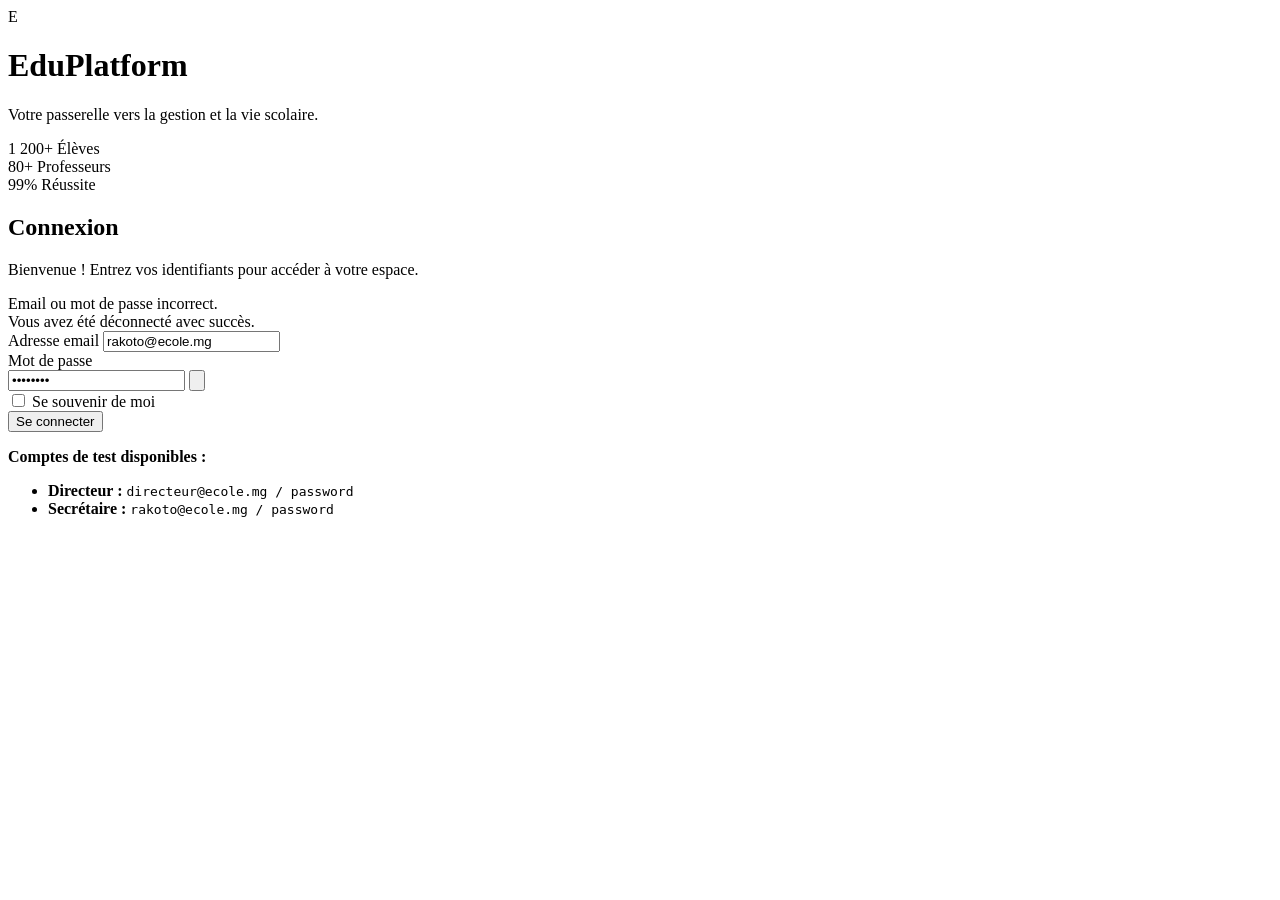
<file: target/classes/templates/index.html>
<!DOCTYPE html>
<html xmlns:th="http://thymeleaf.org">

<head>
    <meta charset="UTF-8">
    <meta name="viewport" content="width=device-width, initial-scale=1.0">
    <title>Connexion — École</title>
    
    <link rel="stylesheet" th:href="@{/css/style.css}">
    
    <link rel="stylesheet" th:href="@{/css/login.css}">
</head>
<body>

    <div class="login-split-container">
        
        <div class="login-visual-panel">
            <div class="brand-wrapper">
                <div class="brand-logo-box">E</div>
                <h1 class="brand-title">EduPlatform</h1>
                <p class="brand-subtitle">Votre passerelle vers la gestion et la vie scolaire.</p>
            </div>

            <div class="stats-grid">
                <div class="stat-box">
                    <span class="stat-number">1 200+</span>
                    <span class="stat-label">Élèves</span>
                </div>
                <div class="stat-box">
                    <span class="stat-number">80+</span>
                    <span class="stat-label">Professeurs</span>
                </div>
                <div class="stat-box">
                    <span class="stat-number">99%</span>
                    <span class="stat-label">Réussite</span>
                </div>
            </div>
        </div>

        <div class="login-form-panel">
            <div class="login-card">
                <h2>Connexion</h2>
                <p class="welcome-text">Bienvenue ! Entrez vos identifiants pour accéder à votre espace.</p>

                <div th:if="${param.error}" class="alert alert-danger">
                    Email ou mot de passe incorrect.
                </div>
                <div th:if="${param.logout}" class="alert alert-success">
                    Vous avez été déconnecté avec succès.
                </div>

                <form th:action="@{/login}" method="post">
                    <input type="hidden" th:name="${_csrf.parameterName}" th:value="${_csrf.token}" />

                    <div class="form-group">
                        <label for="username">Adresse email</label>
                        <input type="email" id="username" name="username" class="form-control" placeholder="exemple@email.com" value="rakoto@ecole.mg" required />
                    </div>

                    <div class="form-group">
                        <label for="password">Mot de passe</label>
                        <div class="password-wrapper">
                            <input type="password" id="password" name="password" class="form-control" value="password" required />
                            <button type="button" id="togglePassword" class="toggle-password-btn" aria-label="Afficher le mot de passe">
                                <svg xmlns="http://www.w3.org/2000/svg" fill="none" viewBox="0 0 24 24" stroke-width="2" stroke="currentColor" class="eye-icon">
                                    <path stroke-linecap="round" stroke-linejoin="round" d="M2.036 12.322a1.012 1.012 0 010-.639C3.423 7.51 7.36 4.5 12 4.5c4.638 0 8.573 3.007 9.963 7.178.07.207.07.431 0 .639C20.577 16.49 16.64 19.5 12 19.5c-4.638 0-8.573-3.007-9.963-7.178z" />
                                    <path stroke-linecap="round" stroke-linejoin="round" d="M15 12a3 3 0 11-6 0 3 3 0 016 0z" />
                                </svg>
                            </button>
                        </div>
                    </div>

                    <div class="form-options">
                        <label class="checkbox-label">
                            <input type="checkbox" name="remember-me" id="remember-me">
                            <span>Se souvenir de moi</span>
                        </label>
                    </div>

                    <button type="submit" class="btn-submit">Se connecter</button>

                    <div class="compte-test">
                        <p><strong>Comptes de test disponibles :</strong></p>
                        <ul>
                            <li><strong>Directeur :</strong> <code>directeur@ecole.mg / password</code></li>
                            <li><strong>Secrétaire :</strong> <code>rakoto@ecole.mg / password</code></li>
                        </ul>
                    </div>
                </form>
            </div>
        </div>

    </div>

    <script>
        document.addEventListener('DOMContentLoaded', function () {
            const passwordInput = document.getElementById('password');
            const toggleButton = document.getElementById('togglePassword');

            toggleButton.addEventListener('click', function () {
                const isPassword = passwordInput.getAttribute('type') === 'password';
                passwordInput.setAttribute('type', isPassword ? 'text' : 'password');
                
                if (isPassword) {
                    this.innerHTML = `
                        <svg xmlns="http://www.w3.org/2000/svg" fill="none" viewBox="0 0 24 24" stroke-width="2" stroke="currentColor" class="eye-icon">
                            <path stroke-linecap="round" stroke-linejoin="round" d="M3.98 8.223A10.477 10.477 0 001.934 12C3.226 16.338 7.244 19.5 12 19.5c.993 0 1.953-.138 2.863-.395M6.228 6.228A10.45 10.45 0 0112 4.5c4.756 0 8.773 3.162 10.065 7.498a10.523 10.523 0 01-4.293 5.774M6.228 6.228L3 3m3.228 3.228l3.65 3.65m7.894 7.894L21 21m-3.228-3.228l-3.65-3.65m0 0a3 3 0 11-4.243-4.243m4.242 4.242L9.88 9.88" />
                        </svg>`;
                } else {
                    this.innerHTML = `
                        <svg xmlns="http://www.w3.org/2000/svg" fill="none" viewBox="0 0 24 24" stroke-width="2" stroke="currentColor" class="eye-icon">
                            <path stroke-linecap="round" stroke-linejoin="round" d="M2.036 12.322a1.012 1.012 0 010-.639C3.423 7.51 7.36 4.5 12 4.5c4.638 0 8.573 3.007 9.963 7.178.07.207.07.431 0 .639C20.577 16.49 16.64 19.5 12 19.5c-4.638 0-8.573-3.007-9.963-7.178z" />
                            <path stroke-linecap="round" stroke-linejoin="round" d="M15 12a3 3 0 11-6 0 3 3 0 016 0z" />
                        </svg>`;
                }
            });
        });
    </script>
</body>

</html>
</file>
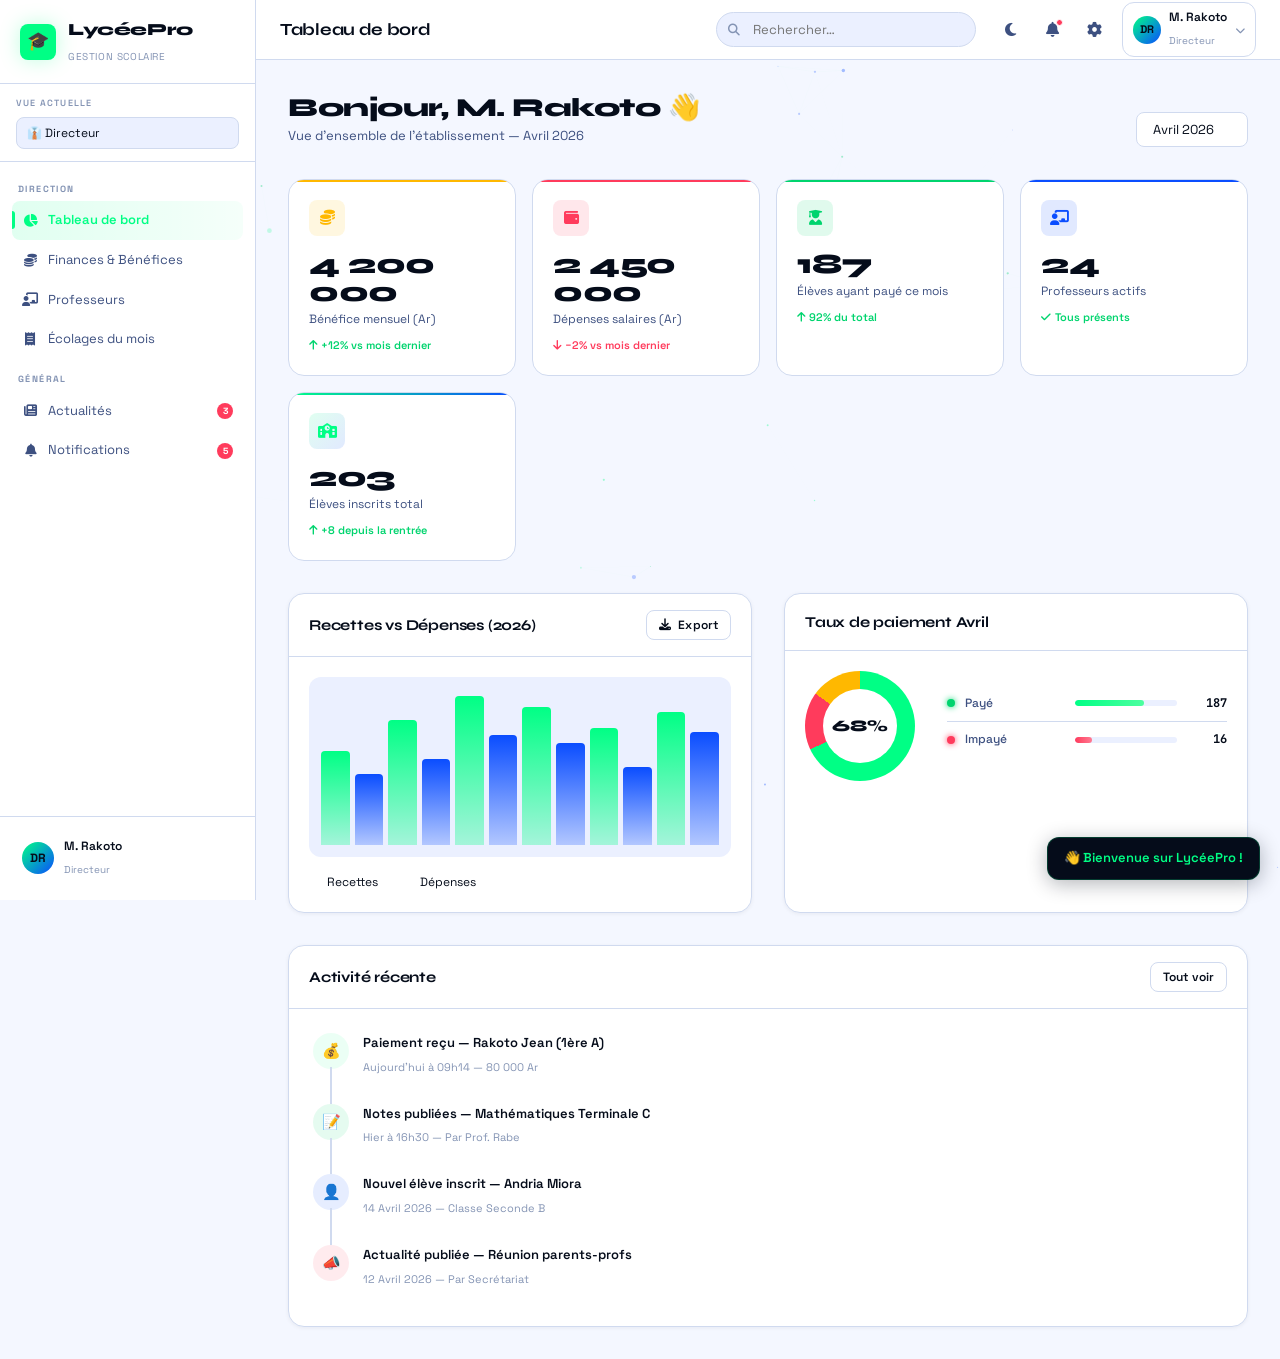
<file: template.html>
<!DOCTYPE html>
<html lang="fr">
<head>
  <meta charset="UTF-8" />
  <meta name="viewport" content="width=device-width, initial-scale=1.0"/>
  <title>LycéePro — Système de Gestion</title>
  <link href="https://fonts.googleapis.com/css2?family=Space+Grotesk:wght@300;400;500;600;700&family=Syne:wght@600;700;800&family=JetBrains+Mono:wght@400;500&display=swap" rel="stylesheet"/>
  <link href="https://cdnjs.cloudflare.com/ajax/libs/font-awesome/6.5.0/css/all.min.css" rel="stylesheet"/>
    <style>
    /* =========================================
       IMPORTS
    ========================================= */
    @import url('https://fonts.googleapis.com/css2?family=Space+Grotesk:wght@300;400;500;600;700&family=Syne:wght@600;700;800&family=JetBrains+Mono:wght@400;500&display=swap');

    /* =========================================
       DESIGN TOKENS — NEON GREEN × DEEP BLUE × BLACK
    ========================================= */
    :root {
      /* Brand */
      --g:        #00FF85;        /* neon green primary */
      --g2:       #00D46E;        /* neon green hover */
      --g3:       #00FF8520;      /* neon green glow */
      --b:        #0A4DFF;        /* electric blue */
      --b2:       #0038CC;
      --b3:       #0A4DFF18;
      --ink:      #050C1A;        /* near-black bg */
      --ink2:     #0B1528;
      --ink3:     #111E34;        /* card bg */
      --ink4:     #1A2A44;        /* border */
      --ink5:     #243352;        /* hover state */

      /* Light theme */
      --lt-bg:    #F4F7FF;
      --lt-surf:  #FFFFFF;
      --lt-surf2: #EBF0FF;
      --lt-border:#D0DAEF;
      --lt-text:  #050C1A;
      --lt-text2: #3D5080;
      --lt-text3: #8494B4;

      /* Semantic */
      --success:  #00D46E;
      --danger:   #FF3B5C;
      --warn:     #FFB800;
      --info:     #0A4DFF;

      /* Tokens (default = light) */
      --bg:       var(--lt-bg);
      --surf:     var(--lt-surf);
      --surf2:    var(--lt-surf2);
      --border:   var(--lt-border);
      --txt:      var(--lt-text);
      --txt2:     var(--lt-text2);
      --txt3:     var(--lt-text3);

      /* Typography */
      --font-display: 'Syne', sans-serif;
      --font-body:    'Space Grotesk', sans-serif;
      --font-mono:    'JetBrains Mono', monospace;

      /* Radius */
      --r-xs: 4px;
      --r-sm: 8px;
      --r-md: 12px;
      --r-lg: 16px;
      --r-xl: 24px;
      --r-full: 999px;

      /* Spacing */
      --sp-xs: 4px;  --sp-sm: 8px;  --sp-md: 16px;
      --sp-lg: 24px; --sp-xl: 32px; --sp-2xl: 48px;

      /* Shadows */
      --sh-sm:  0 1px 4px rgba(5,12,26,.06);
      --sh-md:  0 4px 20px rgba(5,12,26,.09);
      --sh-lg:  0 12px 40px rgba(5,12,26,.14);
      --sh-g:   0 0 20px rgba(0,255,133,.25);
      --sh-b:   0 0 20px rgba(10,77,255,.25);

      --ease: cubic-bezier(.4,0,.2,1);
      --dur: 180ms;
    }

    /* =========================================
       DARK THEME
    ========================================= */
    [data-theme="dark"] {
      --bg:    var(--ink);
      --surf:  var(--ink3);
      --surf2: var(--ink2);
      --border:var(--ink4);
      --txt:   #E8EFFF;
      --txt2:  #7A8DB8;
      --txt3:  #3D5080;
    }
    [data-theme="dark"] .sidebar { background: var(--ink2); border-right: 1px solid var(--ink4); }
    [data-theme="dark"] .topbar { background: var(--ink3); border-bottom: 1px solid var(--ink4); }
    [data-theme="dark"] .stat-card,
    [data-theme="dark"] .card { border-color: var(--ink4); }
    [data-theme="dark"] .form-control { background: var(--ink2); border-color: var(--ink4); color: var(--txt); }
    [data-theme="dark"] .form-control:focus { border-color: var(--g); box-shadow: 0 0 0 3px var(--g3); }
    [data-theme="dark"] thead th { background: var(--ink2); color: var(--txt3); }
    [data-theme="dark"] tbody tr:hover td { background: var(--ink4); }
    [data-theme="dark"] .pill { background: var(--ink3); border-color: var(--ink4); color: var(--txt2); }
    [data-theme="dark"] .pill:hover { border-color: var(--g); color: var(--g); }
    [data-theme="dark"] .pill.active { background: var(--g); border-color: var(--g); color: var(--ink); }
    [data-theme="dark"] .btn-secondary { background: var(--ink3); border-color: var(--ink4); color: var(--txt); }
    [data-theme="dark"] .btn-secondary:hover { background: var(--ink4); border-color: var(--g); }
    [data-theme="dark"] .nav-item { color: rgba(232,239,255,.5); }
    [data-theme="dark"] .nav-item:hover { background: rgba(0,255,133,.07); color: rgba(232,239,255,.9); }
    [data-theme="dark"] .nav-item.active { background: rgba(0,255,133,.12); color: var(--g); }
    [data-theme="dark"] .topbar-search input { background: var(--ink2); border-color: var(--ink4); color: var(--txt); }
    [data-theme="dark"] .schedule-cell { background: var(--ink3); }
    [data-theme="dark"] .schedule-time { background: var(--ink2); }
    [data-theme="dark"] .tab.active { color: var(--g); border-color: var(--g); }
    [data-theme="dark"] .tab:hover { color: var(--txt); }
    [data-theme="dark"] .poll-option { border-color: var(--ink4); color: var(--txt); }
    [data-theme="dark"] .poll-option:hover { border-color: var(--g); background: rgba(0,255,133,.06); }
    [data-theme="dark"] .poll-option.selected { border-color: var(--g); background: rgba(0,255,133,.12); }
    [data-theme="dark"] .modal { background: var(--ink3); border: 1px solid var(--ink4); }
    [data-theme="dark"] .modal-header, [data-theme="dark"] .modal-footer { border-color: var(--ink4); background: var(--ink2); }
    [data-theme="dark"] .news-card { background: var(--ink3); border-color: var(--ink4); }
    [data-theme="dark"] .prof-card { background: var(--ink3); border-color: var(--ink4); }
    [data-theme="dark"] .devoir-card { background: var(--ink3); border-color: var(--ink4) !important; border-left-color: var(--g) !important; }
    [data-theme="dark"] .topbar-user { border-color: var(--ink4); }
    [data-theme="dark"] .topbar-user:hover { border-color: var(--g); background: rgba(0,255,133,.07); }
    [data-theme="dark"] .donut-chart::after { background: var(--ink3); color: var(--txt); }
    [data-theme="dark"] .card-footer { background: var(--ink2); border-color: var(--ink4); }
    [data-theme="dark"] .bulletin { border-color: var(--g); }
    [data-theme="dark"] .bulletin-body { background: var(--ink3); }
    [data-theme="dark"] .bulletin-footer { background: var(--ink2); border-color: var(--ink4); }
    [data-theme="dark"] .bulletin-row { border-color: var(--ink4); }
    [data-theme="dark"] .bulletin-row.header { background: var(--ink2); }
    [data-theme="dark"] .notif-item { border-color: var(--ink4); }
    [data-theme="dark"] .notif-item.unread { background: rgba(0,255,133,.04); }
    [data-theme="dark"] .notif-dropdown { background: var(--ink3); border-color: var(--ink4); }
    [data-theme="dark"] .notif-dropdown-head { border-color: var(--ink4); }
    [data-theme="dark"] .finance-block { background: var(--ink3); border-color: var(--ink4); }
    [data-theme="dark"] .sidebar-brand { border-color: rgba(0,255,133,.1); }
    [data-theme="dark"] .sidebar-footer { border-color: rgba(0,255,133,.1); }
    [data-theme="dark"] .role-switcher select { background: rgba(0,255,133,.07); border-color: rgba(0,255,133,.15); color: var(--txt); }
    [data-theme="dark"] .progress-bar { background: var(--ink4); }
    [data-theme="dark"] .bilan-item { border-color: var(--ink4); }

    /* =========================================
       RESET & BASE
    ========================================= */
    *, *::before, *::after { box-sizing: border-box; margin: 0; padding: 0; }
    html { scroll-behavior: smooth; }
    body {
      font-family: var(--font-body);
      background: var(--bg);
      color: var(--txt);
      line-height: 1.6;
      min-height: 100vh;
      overflow-x: hidden;
      font-size: 15px;
      transition: background var(--dur) var(--ease), color var(--dur) var(--ease);
    }
    img { display: block; max-width: 100%; }
    a { text-decoration: none; color: inherit; }
    button { cursor: pointer; border: none; background: none; font-family: inherit; }
    ul, ol { list-style: none; }

    /* =========================================
       CANVAS PARTICLE BACKGROUND
    ========================================= */
    #particle-canvas {
      position: fixed; inset: 0;
      pointer-events: none;
      z-index: 0;
      opacity: .35;
    }
    [data-theme="dark"] #particle-canvas { opacity: .6; }

    /* =========================================
       LAYOUT SHELL
    ========================================= */
    .app-shell {
      display: grid;
      grid-template-columns: 256px 1fr;
      grid-template-rows: 60px 1fr;
      grid-template-areas: "sidebar topbar" "sidebar main";
      min-height: 100vh;
      position: relative;
      z-index: 1;
    }

    /* =========================================
       SIDEBAR
    ========================================= */
    .sidebar {
      grid-area: sidebar;
      background: var(--surf);
      border-right: 1px solid var(--border);
      display: flex;
      flex-direction: column;
      position: sticky; top: 0;
      height: 100vh;
      overflow-y: auto;
      z-index: 100;
      transition: background var(--dur) var(--ease), border-color var(--dur) var(--ease);
    }
    .sidebar::-webkit-scrollbar { width: 3px; }
    .sidebar::-webkit-scrollbar-track { background: transparent; }
    .sidebar::-webkit-scrollbar-thumb { background: var(--border); border-radius: 3px; }

    .sidebar-brand {
      padding: 16px 20px;
      border-bottom: 1px solid var(--border);
      display: flex; align-items: center; gap: 12px;
      min-height: 60px;
    }
    .sidebar-brand-icon {
      width: 36px; height: 36px;
      background: var(--g);
      border-radius: var(--r-sm);
      display: grid; place-items: center;
      font-size: 18px;
      flex-shrink: 0;
      box-shadow: var(--sh-g);
    }
    .sidebar-brand-text h1 {
      font-family: var(--font-display);
      font-size: 17px;
      font-weight: 800;
      letter-spacing: -.4px;
      color: var(--txt);
    }
    .sidebar-brand-text span {
      font-size: 10px; color: var(--txt3);
      font-weight: 400; letter-spacing: .6px;
      text-transform: uppercase;
    }

    /* Role switcher */
    .role-switcher {
      padding: 12px 16px;
      border-bottom: 1px solid var(--border);
    }
    .role-switcher label {
      display: block; font-size: 9px;
      letter-spacing: 1.2px; text-transform: uppercase;
      color: var(--txt3); margin-bottom: 6px; font-weight: 600;
    }
    .role-switcher select {
      width: 100%;
      background: var(--surf2);
      border: 1px solid var(--border);
      color: var(--txt);
      border-radius: var(--r-sm);
      padding: 7px 10px; font-size: 12px;
      font-family: var(--font-body);
      appearance: none; cursor: pointer;
      transition: border-color var(--dur) var(--ease);
    }
    .role-switcher select:focus { outline: none; border-color: var(--g); }

    /* Nav */
    .nav-section { padding: 8px 12px; flex: 1; }
    .nav-section-title {
      font-size: 9px; letter-spacing: 1.4px;
      text-transform: uppercase; color: var(--txt3);
      padding: 12px 6px 5px; font-weight: 700;
    }
    .nav-item {
      display: flex; align-items: center; gap: 10px;
      padding: 9px 10px; border-radius: var(--r-sm);
      font-size: 13px; font-weight: 400;
      color: var(--txt2); cursor: pointer;
      transition: all var(--dur) var(--ease);
      margin-bottom: 1px; position: relative;
    }
    .nav-item:hover { background: var(--surf2); color: var(--txt); }
    .nav-item.active {
      background: linear-gradient(90deg, rgba(0,255,133,.12), rgba(0,255,133,.04));
      color: var(--g); font-weight: 600;
    }
    .nav-item.active::before {
      content: ''; position: absolute;
      left: 0; top: 50%; transform: translateY(-50%);
      width: 3px; height: 18px;
      background: var(--g); border-radius: 0 3px 3px 0;
    }
    .nav-item i { width: 16px; text-align: center; font-size: 13px; }
    .nav-badge {
      margin-left: auto; background: var(--danger);
      color: #fff; font-size: 9px; font-weight: 700;
      padding: 1px 5px; border-radius: var(--r-full);
      min-width: 16px; text-align: center;
    }

    /* Sidebar footer */
    .sidebar-footer {
      padding: 12px 14px;
      border-top: 1px solid var(--border);
    }
    .sidebar-user {
      display: flex; align-items: center; gap: 10px;
      padding: 8px; border-radius: var(--r-md);
      cursor: pointer;
      transition: background var(--dur) var(--ease);
    }
    .sidebar-user:hover { background: var(--surf2); }
    .sidebar-avatar {
      width: 32px; height: 32px; border-radius: var(--r-full);
      background: linear-gradient(135deg, var(--g), var(--b));
      display: grid; place-items: center;
      font-size: 12px; font-weight: 700;
      color: var(--ink); flex-shrink: 0;
    }
    .sidebar-user-info { flex: 1; min-width: 0; }
    .sidebar-user-info strong {
      display: block; font-size: 12px; font-weight: 600;
      color: var(--txt); white-space: nowrap;
      overflow: hidden; text-overflow: ellipsis;
    }
    .sidebar-user-info small { font-size: 10px; color: var(--txt3); }

    /* =========================================
       TOPBAR
    ========================================= */
    .topbar {
      grid-area: topbar;
      background: var(--surf);
      border-bottom: 1px solid var(--border);
      padding: 0 24px;
      height: 60px;
      display: flex; align-items: center; gap: 16px;
      position: sticky; top: 0; z-index: 90;
      transition: background var(--dur) var(--ease), border-color var(--dur) var(--ease);
    }
    .topbar-title {
      font-family: var(--font-display);
      font-size: 17px; font-weight: 700;
      color: var(--txt); flex: 1;
      letter-spacing: -.3px;
    }
    .topbar-search {
      position: relative; width: 260px;
    }
    .topbar-search input {
      width: 100%;
      background: var(--surf2);
      border: 1px solid var(--border);
      border-radius: var(--r-full);
      padding: 8px 14px 8px 36px;
      font-size: 13px; font-family: var(--font-body);
      color: var(--txt);
      transition: all var(--dur) var(--ease);
    }
    .topbar-search input:focus {
      outline: none; border-color: var(--g);
      box-shadow: 0 0 0 3px var(--g3);
    }
    .topbar-search i {
      position: absolute; left: 12px; top: 50%;
      transform: translateY(-50%); color: var(--txt3); font-size: 12px;
    }
    .topbar-actions { display: flex; align-items: center; gap: 6px; }
    .topbar-btn {
      width: 36px; height: 36px; border-radius: var(--r-sm);
      display: grid; place-items: center;
      color: var(--txt2); font-size: 15px;
      transition: all var(--dur) var(--ease); position: relative;
    }
    .topbar-btn:hover { background: var(--surf2); color: var(--txt); }
    .notif-dot {
      position: absolute; top: 7px; right: 7px;
      width: 7px; height: 7px;
      background: var(--danger); border-radius: 50%;
      border: 1.5px solid var(--surf);
    }
    .topbar-user {
      display: flex; align-items: center; gap: 8px;
      padding: 5px 10px; border-radius: var(--r-md);
      border: 1px solid var(--border);
      cursor: pointer; transition: all var(--dur) var(--ease);
      margin-left: 4px;
    }
    .topbar-user:hover { border-color: var(--g); background: rgba(0,255,133,.06); }
    .topbar-avatar {
      width: 28px; height: 28px; border-radius: 50%;
      background: linear-gradient(135deg, var(--g), var(--b));
      display: grid; place-items: center;
      color: var(--ink); font-size: 11px; font-weight: 700;
    }
    .topbar-user-meta strong { font-size: 12px; font-weight: 600; display: block; }
    .topbar-user-meta small { font-size: 10px; color: var(--txt3); }

    /* Theme toggle button */
    .theme-toggle {
      width: 36px; height: 36px; border-radius: var(--r-sm);
      display: grid; place-items: center;
      cursor: pointer; color: var(--txt2); font-size: 15px;
      transition: all var(--dur) var(--ease); border: none; background: none;
    }
    .theme-toggle:hover { background: var(--surf2); color: var(--g); }

    /* =========================================
       MAIN CONTENT
    ========================================= */
    .main-content {
      grid-area: main;
      padding: var(--sp-xl);
      display: flex; flex-direction: column; gap: var(--sp-xl);
      overflow-x: hidden;
    }

    /* Page visibility */
    .page-section { display: none; }
    .page-section.active { display: block; animation: fadeUp .22s var(--ease); }
    @keyframes fadeUp {
      from { opacity: 0; transform: translateY(10px); }
      to   { opacity: 1; transform: translateY(0); }
    }

    /* =========================================
       SHARED COMPONENTS
    ========================================= */

    /* Page header */
    .page-header {
      display: flex; align-items: flex-end;
      justify-content: space-between;
      flex-wrap: wrap; gap: 12px;
      margin-bottom: var(--sp-xl);
    }
    .page-header h2 {
      font-family: var(--font-display);
      font-size: 26px; font-weight: 800;
      color: var(--txt); letter-spacing: -.5px; line-height: 1.2;
    }
    .page-header p { font-size: 13px; color: var(--txt2); margin-top: 3px; }
    .page-header-actions { display: flex; gap: 8px; align-items: center; flex-wrap: wrap; }

    /* Buttons */
    .btn {
      display: inline-flex; align-items: center; gap: 7px;
      padding: 9px 18px; border-radius: var(--r-sm);
      font-size: 13px; font-weight: 600;
      font-family: var(--font-body);
      transition: all var(--dur) var(--ease);
      cursor: pointer; border: none; white-space: nowrap;
      letter-spacing: .1px;
    }
    .btn-primary {
      background: var(--g); color: var(--ink);
      box-shadow: 0 2px 12px rgba(0,255,133,.30);
    }
    .btn-primary:hover {
      background: var(--g2); transform: translateY(-1px);
      box-shadow: var(--sh-g);
    }
    .btn-secondary {
      background: var(--surf); color: var(--txt);
      border: 1px solid var(--border);
    }
    .btn-secondary:hover { background: var(--surf2); border-color: var(--g); }
    .btn-navy {
      background: var(--b); color: #fff;
      box-shadow: 0 2px 12px rgba(10,77,255,.25);
    }
    .btn-navy:hover { background: var(--b2); transform: translateY(-1px); }
    .btn-sm { padding: 6px 12px; font-size: 12px; }
    .btn-icon {
      width: 32px; height: 32px; padding: 0;
      display: grid; place-items: center; border-radius: var(--r-sm);
    }

    /* Cards */
    .card {
      background: var(--surf);
      border-radius: var(--r-lg);
      border: 1px solid var(--border);
      box-shadow: var(--sh-sm);
      overflow: hidden;
      transition: background var(--dur) var(--ease), border-color var(--dur) var(--ease);
    }
    .card-header {
      padding: 16px 20px;
      border-bottom: 1px solid var(--border);
      display: flex; align-items: center;
      justify-content: space-between;
      gap: 12px; flex-wrap: wrap;
    }
    .card-header h3 {
      font-family: var(--font-display);
      font-size: 15px; font-weight: 700;
      color: var(--txt); letter-spacing: -.2px;
    }
    .card-body { padding: 20px; }
    .card-footer {
      padding: 12px 20px; border-top: 1px solid var(--border);
      background: var(--surf2);
      display: flex; align-items: center;
      justify-content: space-between;
      font-size: 12px; color: var(--txt2);
    }

    /* Stat cards */
    .stats-grid {
      display: grid;
      grid-template-columns: repeat(auto-fit, minmax(180px, 1fr));
      gap: 16px;
    }
    .stat-card {
      background: var(--surf);
      border: 1px solid var(--border);
      border-radius: var(--r-lg);
      padding: 20px;
      position: relative; overflow: hidden;
      transition: transform var(--dur) var(--ease), box-shadow var(--dur) var(--ease);
      cursor: default;
    }
    .stat-card:hover { transform: translateY(-2px); box-shadow: var(--sh-md); }
    .stat-card::after {
      content: ''; position: absolute;
      top: 0; left: 0; right: 0; height: 2px;
    }
    .stat-card.amber::after { background: var(--warn); }
    .stat-card.rose::after  { background: var(--danger); }
    .stat-card.teal::after  { background: var(--success); }
    .stat-card.violet::after{ background: var(--b); }
    .stat-card.navy::after  { background: linear-gradient(90deg, var(--g), var(--b)); }

    .stat-icon {
      width: 36px; height: 36px;
      border-radius: var(--r-sm);
      display: grid; place-items: center;
      font-size: 15px; margin-bottom: 14px;
    }
    .stat-icon.amber { background: rgba(255,184,0,.12); color: var(--warn); }
    .stat-icon.rose  { background: rgba(255,59,92,.12);  color: var(--danger); }
    .stat-icon.teal  { background: rgba(0,212,110,.12);  color: var(--success); }
    .stat-icon.violet{ background: rgba(10,77,255,.12); color: var(--b); }
    .stat-icon.navy  { background: linear-gradient(135deg, rgba(0,255,133,.12), rgba(10,77,255,.12)); color: var(--g); }

    .stat-value {
      font-family: var(--font-display); font-size: 28px; font-weight: 800;
      color: var(--txt); line-height: 1; margin-bottom: 4px;
      letter-spacing: -.5px;
    }
    .stat-label { font-size: 12px; color: var(--txt2); font-weight: 400; }
    .stat-trend {
      display: flex; align-items: center; gap: 4px;
      font-size: 11px; font-weight: 600; margin-top: 8px;
    }
    .stat-trend.up   { color: var(--success); }
    .stat-trend.down { color: var(--danger); }

    /* Grid layouts */
    .grid-2 { display: grid; grid-template-columns: repeat(2, 1fr); gap: var(--sp-xl); }
    .grid-3 { display: grid; grid-template-columns: repeat(3, 1fr); gap: var(--sp-xl); }
    .grid-auto { display: grid; grid-template-columns: repeat(auto-fill, minmax(260px, 1fr)); gap: var(--sp-lg); }

    /* Tables */
    .table-wrapper { overflow-x: auto; }
    table { width: 100%; border-collapse: collapse; font-size: 13px; }
    thead th {
      padding: 10px 16px; text-align: left;
      font-size: 10px; font-weight: 700;
      letter-spacing: 1px; text-transform: uppercase;
      color: var(--txt3); border-bottom: 1px solid var(--border);
      background: var(--surf2); white-space: nowrap;
    }
    tbody td {
      padding: 13px 16px; border-bottom: 1px solid var(--border);
      color: var(--txt); vertical-align: middle;
    }
    tbody tr:hover td { background: var(--surf2); }
    tbody tr:last-child td { border-bottom: none; }

    /* Badges */
    .badge {
      display: inline-flex; align-items: center; gap: 4px;
      padding: 3px 8px; border-radius: var(--r-xs);
      font-size: 10px; font-weight: 700;
      white-space: nowrap; letter-spacing: .3px;
      text-transform: uppercase;
    }
    .badge-green  { background: rgba(0,212,110,.12); color: var(--success); }
    .badge-red    { background: rgba(255,59,92,.12);  color: var(--danger); }
    .badge-amber  { background: rgba(255,184,0,.12);  color: var(--warn); }
    .badge-violet { background: rgba(10,77,255,.10);  color: var(--b); }
    .badge-navy   { background: var(--surf2); color: var(--txt2); border: 1px solid var(--border); }
    .badge::before {
      content: ''; width: 5px; height: 5px;
      border-radius: 50%; background: currentColor;
    }

    /* Forms */
    .form-group { margin-bottom: 16px; }
    .form-group label {
      display: block; font-size: 11px; font-weight: 700;
      letter-spacing: .5px; color: var(--txt2);
      text-transform: uppercase; margin-bottom: 6px;
    }
    .form-control {
      width: 100%; padding: 9px 12px;
      border: 1px solid var(--border);
      border-radius: var(--r-sm);
      font-size: 13px; font-family: var(--font-body);
      color: var(--txt); background: var(--surf);
      transition: all var(--dur) var(--ease);
    }
    .form-control:focus {
      outline: none; border-color: var(--g);
      box-shadow: 0 0 0 3px var(--g3);
    }
    select.form-control { appearance: none; cursor: pointer; }
    .form-row { display: grid; grid-template-columns: repeat(auto-fit, minmax(180px, 1fr)); gap: 16px; }

    /* Progress bars */
    .progress-bar {
      height: 6px; background: var(--surf2);
      border-radius: var(--r-full); overflow: hidden;
    }
    .progress-fill {
      height: 100%; border-radius: var(--r-full);
      transition: width .7s var(--ease);
    }
    .progress-fill.amber  { background: linear-gradient(90deg, var(--warn), #FFD84D); }
    .progress-fill.teal   { background: linear-gradient(90deg, var(--g), #4DFFA0); }
    .progress-fill.rose   { background: linear-gradient(90deg, var(--danger), #FF7A92); }
    .progress-fill.violet { background: linear-gradient(90deg, var(--b), #4D7AFF); }

    /* Avatar */
    .avatar { border-radius: var(--r-full); object-fit: cover; flex-shrink: 0; }
    .avatar-placeholder {
      border-radius: var(--r-full);
      display: grid; place-items: center;
      font-weight: 700; color: var(--ink); flex-shrink: 0;
    }

    /* Filter pills */
    .filter-pills { display: flex; gap: 6px; flex-wrap: wrap; }
    .pill {
      padding: 6px 14px; border-radius: var(--r-sm);
      font-size: 12px; font-weight: 600;
      border: 1px solid var(--border);
      background: var(--surf); color: var(--txt2);
      cursor: pointer; transition: all var(--dur) var(--ease);
      letter-spacing: .2px;
    }
    .pill:hover { border-color: var(--g); color: var(--g); }
    .pill.active { background: var(--g); border-color: var(--g); color: var(--ink); }

    /* Tabs */
    .tabs {
      display: flex; gap: 2px;
      border-bottom: 2px solid var(--border);
      margin-bottom: var(--sp-xl);
    }
    .tab {
      padding: 9px 16px; font-size: 13px; font-weight: 500;
      color: var(--txt2); border-bottom: 2px solid transparent;
      margin-bottom: -2px; cursor: pointer;
      transition: all var(--dur) var(--ease);
    }
    .tab:hover { color: var(--txt); }
    .tab.active { color: var(--g); border-color: var(--g); font-weight: 700; }

    /* Notification bell */
    .notif-panel { position: relative; display: inline-block; }

    /* Charts */
    .chart-placeholder {
      height: 180px;
      background: var(--surf2);
      border-radius: var(--r-md);
      display: flex; align-items: flex-end;
      gap: 5px; padding: 12px; overflow: hidden;
    }
    .chart-bar {
      flex: 1; border-radius: 4px 4px 0 0;
      background: linear-gradient(180deg, var(--g), rgba(0,255,133,.3));
      min-height: 8px;
      transition: opacity var(--dur) var(--ease), transform var(--dur) var(--ease);
    }
    .chart-bar:hover { opacity: 1 !important; transform: scaleY(1.04); transform-origin: bottom; }
    .chart-bar.alt { background: linear-gradient(180deg, var(--b), rgba(10,77,255,.25)); }
    .chart-bar.small { background: linear-gradient(180deg, var(--warn), rgba(255,184,0,.25)); }

    /* Donut */
    .donut-chart {
      width: 110px; height: 110px; border-radius: 50%;
      background: conic-gradient(
        var(--g) 0% 68%,
        var(--danger) 68% 85%,
        var(--warn) 85% 100%
      );
      position: relative; flex-shrink: 0;
    }
    .donut-chart::after {
      content: '68%'; position: absolute; inset: 18px;
      background: var(--surf); border-radius: 50%;
      display: grid; place-items: center;
      font-family: var(--font-display); font-size: 16px;
      font-weight: 800; color: var(--txt);
    }

    /* Timeline */
    .timeline { display: flex; flex-direction: column; gap: 14px; }
    .timeline-item { display: flex; gap: 14px; position: relative; }
    .timeline-item::before {
      content: ''; position: absolute;
      left: 17px; top: 34px;
      width: 2px; bottom: -14px;
      background: var(--border);
    }
    .timeline-item:last-child::before { display: none; }
    .timeline-dot {
      width: 36px; height: 36px; border-radius: 50%;
      display: grid; place-items: center;
      flex-shrink: 0; font-size: 15px;
    }
    .timeline-content { flex: 1; padding-bottom: 12px; }
    .timeline-content strong { display: block; font-size: 13px; font-weight: 600; }
    .timeline-content small { font-size: 11px; color: var(--txt3); }

    /* Schedule grid */
    .schedule-grid {
      display: grid;
      grid-template-columns: 70px repeat(5, 1fr);
      gap: 2px; background: var(--border);
      border-radius: var(--r-md); overflow: hidden;
      font-size: 11px;
    }
    .schedule-cell {
      background: var(--surf); padding: 8px 6px; min-height: 55px;
      transition: background var(--dur) var(--ease);
    }
    .schedule-header {
      background: var(--ink);
      color: rgba(232,239,255,.85);
      font-weight: 700; letter-spacing: .6px;
      font-size: 10px; padding: 8px 6px;
      text-align: center; text-transform: uppercase;
      display: flex; align-items: center; justify-content: center;
    }
    [data-theme="dark"] .schedule-header { background: var(--g); color: var(--ink); }
    .schedule-time {
      background: var(--surf2); color: var(--txt3);
      display: flex; align-items: center; justify-content: center;
      font-family: var(--font-mono); font-size: 10px;
    }
    .schedule-class {
      border-radius: var(--r-xs); padding: 5px 7px;
      font-size: 11px; line-height: 1.3; height: 100%;
    }
    .schedule-class.math    { background: rgba(0,255,133,.1); border-left: 3px solid var(--g); }
    .schedule-class.french  { background: rgba(10,77,255,.1);  border-left: 3px solid var(--b); }
    .schedule-class.science { background: rgba(255,184,0,.1); border-left: 3px solid var(--warn); }
    .schedule-class.history { background: rgba(255,59,92,.1); border-left: 3px solid var(--danger); }
    .schedule-class span { display: block; font-weight: 700; color: var(--txt); }
    .schedule-class small { color: var(--txt2); }

    /* News cards */
    .news-card {
      background: var(--surf); border: 1px solid var(--border);
      border-radius: var(--r-lg); overflow: hidden;
      transition: transform var(--dur) var(--ease), box-shadow var(--dur) var(--ease);
    }
    .news-card:hover { transform: translateY(-3px); box-shadow: var(--sh-md); }
    .news-card-image {
      height: 140px;
      background: linear-gradient(135deg, var(--ink), #0B1A3E);
      display: grid; place-items: center; font-size: 44px;
    }
    [data-theme="dark"] .news-card-image { background: linear-gradient(135deg, var(--ink2), var(--ink4)); }
    .news-card-body { padding: 16px; }
    .news-meta {
      display: flex; align-items: center; gap: 8px;
      font-size: 11px; color: var(--txt3); margin-bottom: 8px;
    }
    .news-card-body h4 {
      font-family: var(--font-display); font-size: 15px; font-weight: 700;
      color: var(--txt); margin-bottom: 6px; line-height: 1.3;
      letter-spacing: -.2px;
    }
    .news-card-body p { font-size: 12px; color: var(--txt2); line-height: 1.6; }

    /* Prof card */
    .prof-card {
      background: var(--surf); border: 1px solid var(--border);
      border-radius: var(--r-lg); padding: 20px;
      text-align: center;
      transition: all var(--dur) var(--ease);
    }
    .prof-card:hover { transform: translateY(-3px); box-shadow: var(--sh-md); border-color: var(--g); }
    .prof-card-avatar {
      width: 72px; height: 72px; border-radius: 50%;
      margin: 0 auto 12px;
      display: grid; place-items: center;
      font-size: 26px; font-weight: 800;
      color: var(--ink); border: 2px solid var(--g);
      box-shadow: var(--sh-g);
    }
    .prof-card h4 {
      font-family: var(--font-display); font-size: 15px;
      font-weight: 700; margin-bottom: 3px; color: var(--txt);
    }
    .prof-card .matiere {
      font-size: 11px; color: var(--g); font-weight: 700;
      letter-spacing: .6px; text-transform: uppercase; margin-bottom: 8px;
    }
    .prof-card .salaire {
      font-family: var(--font-mono); font-size: 16px;
      font-weight: 500; color: var(--txt);
      margin-top: 12px; padding-top: 12px;
      border-top: 1px dashed var(--border);
    }
    .prof-card .salaire span { font-size: 11px; color: var(--txt3); font-family: var(--font-body); }

    /* Student row */
    .student-row {
      display: flex; align-items: center; gap: 12px;
      padding: 12px 16px; border-bottom: 1px solid var(--border);
      transition: background var(--dur) var(--ease); cursor: pointer;
    }
    .student-row:hover { background: var(--surf2); }
    .student-row:last-child { border-bottom: none; }
    .student-info { flex: 1; min-width: 0; }
    .student-info strong { display: block; font-size: 13px; font-weight: 600; }
    .student-info small { font-size: 11px; color: var(--txt3); }

    /* Grades */
    .grade-excellent { color: var(--success); font-weight: 700; }
    .grade-good      { color: var(--b);       font-weight: 700; }
    .grade-average   { color: var(--warn);    font-weight: 700; }
    .grade-fail      { color: var(--danger);  font-weight: 700; }

    /* Bulletin */
    .bulletin {
      border: 2px solid var(--g);
      border-radius: var(--r-lg);
      overflow: hidden; font-size: 13px;
      box-shadow: var(--sh-g);
    }
    .bulletin-head {
      background: linear-gradient(135deg, var(--ink), #0B1E3E);
      color: #fff; padding: 20px 24px;
      display: grid; grid-template-columns: 1fr auto;
      gap: 16px; align-items: center;
    }
    .bulletin-head h3 {
      font-family: var(--font-display); font-size: 20px;
      font-weight: 800; color: var(--g); letter-spacing: -.3px;
    }
    .bulletin-head p { font-size: 12px; opacity: .6; margin-top: 3px; }
    .bulletin-rank {
      text-align: center; background: var(--g);
      color: var(--ink); border-radius: var(--r-md);
      padding: 10px 16px;
    }
    .bulletin-rank span { font-size: 9px; display: block; text-transform: uppercase; letter-spacing: 1px; font-weight: 700; }
    .bulletin-rank strong { font-size: 26px; font-family: var(--font-display); font-weight: 800; display: block; }
    .bulletin-body { padding: 16px; background: var(--surf); }
    .bulletin-row {
      display: grid; grid-template-columns: 1fr 80px 80px 120px;
      gap: 12px; padding: 10px 12px;
      border-bottom: 1px solid var(--border);
      align-items: center;
    }
    .bulletin-row:last-child { border-bottom: none; }
    .bulletin-row.header {
      background: var(--surf2); border-radius: var(--r-xs);
      font-size: 9px; text-transform: uppercase;
      letter-spacing: .8px; color: var(--txt3); font-weight: 700;
    }
    .bulletin-footer {
      background: var(--surf2); padding: 16px 20px;
      display: flex; justify-content: space-between;
      border-top: 1px solid var(--border);
    }
    .bulletin-footer .moy {
      font-family: var(--font-mono); font-size: 18px;
      color: var(--txt); font-weight: 500;
    }

    /* Poll */
    .poll-option {
      padding: 8px 12px; border: 1px solid var(--border);
      border-radius: var(--r-md); cursor: pointer;
      display: flex; align-items: center; gap: 12px;
      transition: all var(--dur) var(--ease); margin-bottom: 6px;
      color: var(--txt); font-size: 13px;
    }
    .poll-option:hover { border-color: var(--g); background: rgba(0,255,133,.05); }
    .poll-option.selected {
      border-color: var(--g);
      background: rgba(0,255,133,.10);
    }
    .poll-radio {
      width: 16px; height: 16px; border-radius: 50%;
      border: 2px solid var(--border); flex-shrink: 0;
      transition: all var(--dur) var(--ease);
    }
    .poll-option.selected .poll-radio {
      border-color: var(--g); background: var(--g);
    }

    /* Devoir card */
    .devoir-card {
      background: var(--surf); border: 1px solid var(--border);
      border-left: 3px solid var(--g) !important;
      border-radius: var(--r-md); padding: 16px 20px;
      transition: all var(--dur) var(--ease);
    }
    .devoir-card:hover { box-shadow: var(--sh-md); transform: translateX(2px); }
    .devoir-card h4 { font-size: 14px; font-weight: 700; margin-bottom: 6px; color: var(--txt); }
    .due { font-size: 11px; color: var(--danger); font-weight: 600; margin-bottom: 6px; }

    /* Finance */
    .finance-summary { display: grid; grid-template-columns: 1fr 1fr; gap: 16px; }
    .finance-block {
      background: var(--surf); border: 1px solid var(--border);
      border-radius: var(--r-lg); padding: 20px;
    }
    .finance-block h4 {
      font-size: 10px; text-transform: uppercase;
      letter-spacing: 1px; color: var(--txt3); margin-bottom: 10px; font-weight: 700;
    }
    .finance-amount { font-family: var(--font-display); font-size: 32px; font-weight: 800; color: var(--txt); letter-spacing: -1px; }
    .finance-amount.positive { color: var(--success); }
    .finance-amount.negative { color: var(--danger); }

    /* Bilan */
    .bilan-item {
      display: flex; align-items: center; gap: 10px;
      padding: 8px 0; border-bottom: 1px solid var(--border);
      font-size: 12px;
    }
    .bilan-item:last-child { border-bottom: none; }
    .bilan-item-label { min-width: 100px; color: var(--txt2); font-weight: 500; }
    .bilan-item-bar { flex: 1; }
    .bilan-item-val { min-width: 40px; text-align: right; font-weight: 700; color: var(--txt); font-family: var(--font-mono); font-size: 12px; }
    .presence-dot {
      width: 8px; height: 8px; border-radius: 50%; flex-shrink: 0;
    }
    .presence-dot.present { background: var(--success); box-shadow: 0 0 6px var(--success); }
    .presence-dot.absent  { background: var(--danger);  box-shadow: 0 0 6px var(--danger); }

    /* Notif dropdown */
    .notif-dropdown {
      position: absolute; top: calc(100% + 8px); right: 0;
      width: 300px; background: var(--surf);
      border: 1px solid var(--border);
      border-radius: var(--r-lg); box-shadow: var(--sh-lg);
      z-index: 200; opacity: 0; visibility: hidden;
      transform: translateY(-8px);
      transition: all .18s var(--ease);
    }
    .notif-dropdown.open { opacity: 1; visibility: visible; transform: translateY(0); }
    .notif-dropdown-head {
      padding: 12px 16px;
      border-bottom: 1px solid var(--border);
      display: flex; justify-content: space-between; align-items: center;
    }
    .notif-dropdown-head h4 { font-size: 13px; font-weight: 700; }
    .notif-item {
      display: flex; align-items: flex-start; gap: 10px;
      padding: 12px 14px; border-bottom: 1px solid var(--border);
      transition: background var(--dur) var(--ease); cursor: pointer;
    }
    .notif-item:hover { background: var(--surf2); }
    .notif-item:last-child { border-bottom: none; }
    .notif-item.unread { background: rgba(0,255,133,.04); }
    .notif-item-icon {
      width: 32px; height: 32px; border-radius: var(--r-sm);
      display: grid; place-items: center; flex-shrink: 0; font-size: 15px;
    }
    .notif-item-text strong { display: block; font-size: 12px; font-weight: 600; color: var(--txt); }
    .notif-item-text small  { font-size: 11px; color: var(--txt3); }

    /* Modals */
    .modal-backdrop {
      position: fixed; inset: 0;
      background: rgba(5,12,26,.7); backdrop-filter: blur(4px);
      z-index: 500; display: flex; align-items: center; justify-content: center;
      opacity: 0; visibility: hidden;
      transition: opacity .2s var(--ease), visibility .2s;
      padding: 20px;
    }
    .modal-backdrop.open { opacity: 1; visibility: visible; }
    .modal-backdrop.open .modal { transform: translateY(0) scale(1); }
    .modal {
      background: var(--surf); border-radius: var(--r-xl);
      border: 1px solid var(--border);
      width: 100%; max-width: 480px; max-height: 90vh;
      overflow-y: auto; box-shadow: var(--sh-lg);
      transform: translateY(16px) scale(.97);
      transition: transform .22s var(--ease);
    }
    .modal-header {
      padding: 16px 20px; border-bottom: 1px solid var(--border);
      display: flex; align-items: center; justify-content: space-between;
      position: sticky; top: 0; background: var(--surf2); z-index: 1;
    }
    .modal-header h3 { font-family: var(--font-display); font-size: 16px; font-weight: 800; color: var(--txt); }
    .modal-body { padding: 20px; }
    .modal-footer {
      padding: 14px 20px; border-top: 1px solid var(--border);
      display: flex; justify-content: flex-end; gap: 8px;
      background: var(--surf2);
    }

    /* Toast */
    .toast-container { position: fixed; bottom: 20px; right: 20px; z-index: 1000; display: flex; flex-direction: column; gap: 8px; }
    .toast {
      background: var(--ink); color: var(--g);
      border: 1px solid rgba(0,255,133,.2);
      padding: 10px 16px; border-radius: var(--r-md);
      font-size: 13px; font-weight: 600;
      box-shadow: 0 4px 20px rgba(5,12,26,.3);
      animation: slideIn .22s var(--ease);
      min-width: 200px;
    }
    [data-theme="dark"] .toast { background: var(--ink3); }
    @keyframes slideIn {
      from { opacity: 0; transform: translateX(20px); }
      to   { opacity: 1; transform: translateX(0); }
    }

    /* Prof profil page */
    .prof-profile-header {
      background: linear-gradient(135deg, var(--ink) 0%, #0B1E3E 100%);
      border-radius: var(--r-xl); padding: 28px;
      display: flex; gap: 20px; align-items: center;
      margin-bottom: var(--sp-xl);
      border: 1px solid var(--g);
      box-shadow: var(--sh-g);
      color: #fff;
    }
    .prof-profile-avatar {
      width: 80px; height: 80px; border-radius: 50%;
      border: 3px solid var(--g); display: grid;
      place-items: center; font-size: 32px;
      font-weight: 800; color: var(--ink);
      flex-shrink: 0; box-shadow: var(--sh-g);
    }
    .prof-profile-header h2 { font-family: var(--font-display); font-size: 22px; font-weight: 800; letter-spacing: -.4px; }
    .prof-profile-header .matiere { font-size: 12px; color: var(--g); font-weight: 700; text-transform: uppercase; letter-spacing: .6px; margin-top: 4px; }

    /* Empty state */
    .empty-state { text-align: center; padding: 48px 20px; color: var(--txt3); }
    .empty-state .empty-icon { font-size: 44px; margin-bottom: 14px; opacity: .4; }
    .empty-state p { font-size: 13px; }

    /* =========================================
       RESPONSIVE
    ========================================= */
    @media (max-width: 1024px) {
      .grid-2 { grid-template-columns: 1fr; }
      .grid-3 { grid-template-columns: repeat(2, 1fr); }
    }
    @media (max-width: 768px) {
      .app-shell { grid-template-columns: 1fr; grid-template-areas: "topbar" "main"; }
      .sidebar { display: none; }
      .grid-3, .grid-2 { grid-template-columns: 1fr; }
      .stats-grid { grid-template-columns: 1fr 1fr; }
      .finance-summary { grid-template-columns: 1fr; }
      .topbar-search { width: 160px; }
    }
    @media (max-width: 480px) {
      .stats-grid { grid-template-columns: 1fr; }
      .main-content { padding: 16px; }
      .topbar { padding: 0 14px; }
      .topbar-user-meta { display: none; }
    }
  </style>
</head>
<body>
<canvas id="particle-canvas"></canvas>

<!-- ============================================================
     APP SHELL
============================================================ -->
<div class="app-shell">

  <!-- SIDEBAR -->
  <aside class="sidebar" id="sidebar">
    <div class="sidebar-brand">
      <div class="sidebar-brand-icon">🎓</div>
      <div class="sidebar-brand-text">
        <h1>LycéePro</h1>
        <span>Gestion Scolaire</span>
      </div>
    </div>

    <div class="role-switcher">
      <label>Vue actuelle</label>
      <select id="roleSelect" onchange="switchRole(this.value)">
        <option value="directeur">👔 Directeur</option>
        <option value="secretariat">📋 Secrétariat</option>
        <option value="professeur">📚 Professeur</option>
        <option value="etudiant">🎒 Étudiant</option>
      </select>
    </div>

    <!-- Directeur nav -->
    <nav class="nav-section" id="nav-directeur">
      <p class="nav-section-title">Direction</p>
      <div class="nav-item active" onclick="showPage('dir-dashboard')">
        <i class="fas fa-chart-pie"></i> Tableau de bord
      </div>
      <div class="nav-item" onclick="showPage('dir-finances')">
        <i class="fas fa-coins"></i> Finances & Bénéfices
      </div>
      <div class="nav-item" onclick="showPage('dir-professeurs')">
        <i class="fas fa-chalkboard-teacher"></i> Professeurs
      </div>
      <div class="nav-item" onclick="showPage('dir-ecolages')">
        <i class="fas fa-receipt"></i> Écolages du mois
      </div>
      <p class="nav-section-title">Général</p>
      <div class="nav-item" onclick="showPage('actualites')">
        <i class="fas fa-newspaper"></i> Actualités <span class="nav-badge">3</span>
      </div>
      <div class="nav-item" onclick="showPage('notifications-page')">
        <i class="fas fa-bell"></i> Notifications <span class="nav-badge">5</span>
      </div>
    </nav>

    <!-- Secretariat nav -->
    <nav class="nav-section" id="nav-secretariat" style="display:none">
      <p class="nav-section-title">Secrétariat</p>
      <div class="nav-item active" onclick="showPage('sec-paiements')">
        <i class="fas fa-plus-circle"></i> Ajouter Paiement
      </div>
      <div class="nav-item" onclick="showPage('sec-bilan')">
        <i class="fas fa-chart-bar"></i> Bilan de paiement
      </div>
      <div class="nav-item" onclick="showPage('sec-eleves')">
        <i class="fas fa-users"></i> Liste des élèves
      </div>
      <div class="nav-item" onclick="showPage('sec-profils')">
        <i class="fas fa-id-card"></i> Profils élèves
      </div>
      <p class="nav-section-title">Général</p>
      <div class="nav-item" onclick="showPage('actualites')">
        <i class="fas fa-newspaper"></i> Actualités <span class="nav-badge">3</span>
      </div>
    </nav>

    <!-- Professeur nav -->
    <nav class="nav-section" id="nav-professeur" style="display:none">
      <p class="nav-section-title">Enseignement</p>
      <div class="nav-item active" onclick="showPage('prof-emploi')">
        <i class="fas fa-calendar-week"></i> Emploi du temps
      </div>
      <div class="nav-item" onclick="showPage('prof-notes')">
        <i class="fas fa-star"></i> Notes des élèves
      </div>
      <div class="nav-item" onclick="showPage('prof-devoirs')">
        <i class="fas fa-book-open"></i> Devoirs & Leçons
      </div>
      <div class="nav-item" onclick="showPage('prof-bulletins')">
        <i class="fas fa-file-alt"></i> Bulletins
      </div>
      <div class="nav-item" onclick="showPage('prof-profil')">
        <i class="fas fa-user-circle"></i> Mon Profil
      </div>
      <p class="nav-section-title">Général</p>
      <div class="nav-item" onclick="showPage('actualites')">
        <i class="fas fa-newspaper"></i> Actualités
      </div>
    </nav>

    <!-- Etudiant nav -->
    <nav class="nav-section" id="nav-etudiant" style="display:none">
      <p class="nav-section-title">Mon Espace</p>
      <div class="nav-item active" onclick="showPage('etu-emploi')">
        <i class="fas fa-calendar-week"></i> Emploi du temps
      </div>
      <div class="nav-item" onclick="showPage('etu-notes')">
        <i class="fas fa-star"></i> Mes Notes
      </div>
      <div class="nav-item" onclick="showPage('etu-bulletin')">
        <i class="fas fa-file-alt"></i> Mon Bulletin
      </div>
      <div class="nav-item" onclick="showPage('etu-devoirs')">
        <i class="fas fa-book-open"></i> Devoirs & Leçons
      </div>
      <p class="nav-section-title">Général</p>
      <div class="nav-item" onclick="showPage('actualites')">
        <i class="fas fa-newspaper"></i> Actualités <span class="nav-badge">2</span>
      </div>
    </nav>

    <div class="sidebar-footer">
      <div class="sidebar-user">
        <div class="sidebar-avatar" id="sidebar-avatar-initials">DR</div>
        <div class="sidebar-user-info">
          <strong id="sidebar-user-name">M. Rakoto</strong>
          <small id="sidebar-user-role">Directeur</small>
        </div>
        <i class="fas fa-sign-out-alt" style="color:rgba(255,255,255,.3);font-size:14px;"></i>
      </div>
    </div>
  </aside>

  <!-- TOPBAR -->
  <header class="topbar">
    <div class="topbar-title" id="topbar-title">Tableau de bord</div>
    <div class="topbar-search">
      <i class="fas fa-search"></i>
      <input type="text" placeholder="Rechercher…"/>
    </div>
    <div class="topbar-actions">
      <button class="theme-toggle" id="themeToggle" title="Changer de thème"><i class="fas fa-moon"></i></button>
      <button class="topbar-btn" style="position:relative;" onclick="toggleNotif()">
        <i class="fas fa-bell"></i>
        <span class="notif-dot"></span>
        <div class="notif-dropdown" id="notif-dropdown">
          <div class="notif-dropdown-head">
            <h4>Notifications</h4>
            <span style="font-size:12px;color:var(--g);cursor:pointer;">Tout lire</span>
          </div>
          <div class="notif-item unread">
            <div class="notif-item-icon" style="background:rgba(0,255,133,.08);color:var(--g);">💰</div>
            <div class="notif-item-text">
              <strong>Nouveau paiement reçu</strong>
              <small>Rakoto Jean — 1ère A — il y a 10 min</small>
            </div>
          </div>
          <div class="notif-item unread">
            <div class="notif-item-icon" style="background:rgba(0,212,110,.1);color:var(--success);">📝</div>
            <div class="notif-item-text">
              <strong>Notes publiées — Maths</strong>
              <small>Prof. Rabe — il y a 30 min</small>
            </div>
          </div>
          <div class="notif-item">
            <div class="notif-item-icon" style="background:rgba(10,77,255,.1);color:var(--b);">📣</div>
            <div class="notif-item-text">
              <strong>Réunion parents-profs</strong>
              <small>Vendredi 19 avril 2026 — 9h00</small>
            </div>
          </div>
          <div class="notif-item">
            <div class="notif-item-icon" style="background:rgba(255,59,92,.1);color:var(--danger);">⚠️</div>
            <div class="notif-item-text">
              <strong>3 élèves n'ont pas payé</strong>
              <small>Mois d'Avril — action requise</small>
            </div>
          </div>
        </div>
      </button>
      <button class="topbar-btn"><i class="fas fa-cog"></i></button>
      <div class="topbar-user" onclick="openModal('modal-profil')">
        <div class="topbar-avatar" id="topbar-avatar-initials">DR</div>
        <div class="topbar-user-meta">
          <strong id="topbar-user-name">M. Rakoto</strong>
          <small id="topbar-user-role">Directeur</small>
        </div>
        <i class="fas fa-chevron-down" style="font-size:10px;color:var(--txt3);"></i>
      </div>
    </div>
  </header>

  <!-- MAIN -->
  <main class="main-content">

    <!-- ============================================================
         DIRECTEUR — DASHBOARD
    ============================================================ -->
    <section class="page-section active" id="dir-dashboard">
      <div class="page-header">
        <div>
          <h2>Bonjour, M. Rakoto 👋</h2>
          <p>Vue d'ensemble de l'établissement — Avril 2026</p>
        </div>
        <div class="page-header-actions">
          <select class="form-control" style="width:auto;padding:8px 16px;">
            <option>Avril 2026</option>
            <option>Mars 2026</option>
            <option>Février 2026</option>
          </select>
        </div>
      </div>

      <div class="stats-grid" style="margin-bottom:var(--sp-xl);">
        <div class="stat-card amber">
          <div class="stat-icon amber"><i class="fas fa-coins"></i></div>
          <div class="stat-value">4 200 000</div>
          <div class="stat-label">Bénéfice mensuel (Ar)</div>
          <div class="stat-trend up"><i class="fas fa-arrow-up"></i> +12% vs mois dernier</div>
        </div>
        <div class="stat-card rose">
          <div class="stat-icon rose"><i class="fas fa-wallet"></i></div>
          <div class="stat-value">2 450 000</div>
          <div class="stat-label">Dépenses salaires (Ar)</div>
          <div class="stat-trend down"><i class="fas fa-arrow-down"></i> −2% vs mois dernier</div>
        </div>
        <div class="stat-card teal">
          <div class="stat-icon teal"><i class="fas fa-user-graduate"></i></div>
          <div class="stat-value">187</div>
          <div class="stat-label">Élèves ayant payé ce mois</div>
          <div class="stat-trend up"><i class="fas fa-arrow-up"></i> 92% du total</div>
        </div>
        <div class="stat-card violet">
          <div class="stat-icon violet"><i class="fas fa-chalkboard-teacher"></i></div>
          <div class="stat-value">24</div>
          <div class="stat-label">Professeurs actifs</div>
          <div class="stat-trend up"><i class="fas fa-check"></i> Tous présents</div>
        </div>
        <div class="stat-card navy">
          <div class="stat-icon navy"><i class="fas fa-school"></i></div>
          <div class="stat-value">203</div>
          <div class="stat-label">Élèves inscrits total</div>
          <div class="stat-trend up"><i class="fas fa-arrow-up"></i> +8 depuis la rentrée</div>
        </div>
      </div>

      <div class="grid-2">
        <div class="card">
          <div class="card-header">
            <h3>Recettes vs Dépenses (2026)</h3>
            <button class="btn btn-sm btn-secondary"><i class="fas fa-download"></i> Export</button>
          </div>
          <div class="card-body">
            <div class="chart-placeholder">
              <div class="chart-bar" style="height:60%"></div>
              <div class="chart-bar alt" style="height:45%"></div>
              <div class="chart-bar" style="height:80%"></div>
              <div class="chart-bar alt" style="height:55%"></div>
              <div class="chart-bar" style="height:95%"></div>
              <div class="chart-bar alt" style="height:70%"></div>
              <div class="chart-bar" style="height:88%"></div>
              <div class="chart-bar alt" style="height:65%"></div>
              <div class="chart-bar" style="height:75%"></div>
              <div class="chart-bar alt" style="height:50%"></div>
              <div class="chart-bar" style="height:85%"></div>
              <div class="chart-bar alt" style="height:72%"></div>
            </div>
            <div style="display:flex;gap:var(--sp-lg);margin-top:var(--sp-md);font-size:12px;">
              <span style="display:flex;align-items:center;gap:6px;"><span style="width:12px;height:12px;border-radius:3px;background:var(--clr-amber);display:inline-block;"></span>Recettes</span>
              <span style="display:flex;align-items:center;gap:6px;"><span style="width:12px;height:12px;border-radius:3px;background:var(--clr-teal);display:inline-block;"></span>Dépenses</span>
            </div>
          </div>
        </div>

        <div class="card">
          <div class="card-header"><h3>Taux de paiement Avril</h3></div>
          <div class="card-body" style="display:flex;align-items:center;gap:var(--sp-xl);">
            <div class="donut-chart"></div>
            <div style="flex:1;">
              <div class="bilan-item" style="padding-top:0;">
                <span class="presence-dot present"></span>
                <span class="bilan-item-label">Payé</span>
                <div class="bilan-item-bar">
                  <div class="progress-bar"><div class="progress-fill teal" style="width:68%"></div></div>
                </div>
                <span class="bilan-item-val">187</span>
              </div>
              <div class="bilan-item">
                <span class="presence-dot absent"></span>
                <span class="bilan-item-label">Impayé</span>
                <div class="bilan-item-bar">
                  <div class="progress-bar"><div class="progress-fill rose" style="width:17%"></div></div>
                </div>
                <span class="bilan-item-val">16</span>
              </div>
            </div>
          </div>
        </div>
      </div>

      <div class="card" style="margin-top:var(--sp-xl);">
        <div class="card-header">
          <h3>Activité récente</h3>
          <button class="btn btn-sm btn-secondary">Tout voir</button>
        </div>
        <div class="card-body" style="padding:var(--sp-lg);">
          <div class="timeline">
            <div class="timeline-item">
              <div class="timeline-dot" style="background:rgba(0,255,133,.08);color:var(--g);">💰</div>
              <div class="timeline-content">
                <strong>Paiement reçu — Rakoto Jean (1ère A)</strong>
                <small>Aujourd'hui à 09h14 — 80 000 Ar</small>
              </div>
            </div>
            <div class="timeline-item">
              <div class="timeline-dot" style="background:rgba(0,212,110,.1);color:var(--success);">📝</div>
              <div class="timeline-content">
                <strong>Notes publiées — Mathématiques Terminale C</strong>
                <small>Hier à 16h30 — Par Prof. Rabe</small>
              </div>
            </div>
            <div class="timeline-item">
              <div class="timeline-dot" style="background:rgba(10,77,255,.1);color:var(--b);">👤</div>
              <div class="timeline-content">
                <strong>Nouvel élève inscrit — Andria Miora</strong>
                <small>14 Avril 2026 — Classe Seconde B</small>
              </div>
            </div>
            <div class="timeline-item">
              <div class="timeline-dot" style="background:rgba(255,59,92,.1);color:var(--danger);">📣</div>
              <div class="timeline-content">
                <strong>Actualité publiée — Réunion parents-profs</strong>
                <small>12 Avril 2026 — Par Secrétariat</small>
              </div>
            </div>
          </div>
        </div>
      </div>
    </section>

    <!-- ============================================================
         DIRECTEUR — FINANCES
    ============================================================ -->
    <section class="page-section" id="dir-finances">
      <div class="page-header">
        <div><h2>Finances & Bénéfices</h2><p>Analyse financière mensuelle de l'établissement</p></div>
        <div class="page-header-actions">
          <select class="form-control" style="width:auto;padding:8px 16px;">
            <option>Avril 2026</option><option>Mars 2026</option><option>Février 2026</option>
          </select>
          <button class="btn btn-primary"><i class="fas fa-download"></i> Rapport PDF</button>
        </div>
      </div>

      <div class="finance-summary" style="margin-bottom:var(--sp-xl);">
        <div class="finance-block" style="border-top:4px solid var(--clr-teal);">
          <h4>Total Recettes (Écolages)</h4>
          <div class="finance-amount positive">6 650 000 <span style="font-size:16px;color:var(--txt3);">Ar</span></div>
          <div class="stat-trend up" style="margin-top:var(--sp-sm);"><i class="fas fa-arrow-up"></i> +8% vs Mars</div>
        </div>
        <div class="finance-block" style="border-top:4px solid var(--clr-rose);">
          <h4>Total Dépenses (Salaires)</h4>
          <div class="finance-amount negative">2 450 000 <span style="font-size:16px;color:var(--txt3);">Ar</span></div>
          <div class="stat-trend down" style="margin-top:var(--sp-sm);"><i class="fas fa-arrow-down"></i> −2% vs Mars</div>
        </div>
        <div class="finance-block" style="border-top:4px solid var(--clr-amber);grid-column:span 2;">
          <h4>Bénéfice Net</h4>
          <div class="finance-amount" style="color:var(--g);">4 200 000 <span style="font-size:16px;color:var(--txt3);">Ar</span></div>
          <div class="stat-trend up" style="margin-top:var(--sp-sm);"><i class="fas fa-arrow-up"></i> +12% vs Mars</div>
        </div>
      </div>

      <div class="card">
        <div class="card-header"><h3>Dépenses salariales par département</h3></div>
        <div class="table-wrapper">
          <table>
            <thead><tr>
              <th>Professeur</th><th>Matière</th><th>Heures/sem.</th><th>Salaire mensuel</th><th>Statut</th>
            </tr></thead>
            <tbody>
              <tr><td><div style="display:flex;align-items:center;gap:var(--sp-md);"><div class="avatar-placeholder" style="width:32px;height:32px;background:linear-gradient(135deg,var(--g),var(--b));font-size:12px;">RB</div>Prof. Rabe</div></td><td>Mathématiques</td><td>18h</td><td class="grade-excellent">320 000 Ar</td><td><span class="badge badge-green">Payé</span></td></tr>
              <tr><td><div style="display:flex;align-items:center;gap:var(--sp-md);"><div class="avatar-placeholder" style="width:32px;height:32px;background:linear-gradient(135deg,var(--g),#4DFFA0);font-size:12px;">RS</div>Prof. Rasoa</div></td><td>Français</td><td>16h</td><td class="grade-excellent">280 000 Ar</td><td><span class="badge badge-green">Payé</span></td></tr>
              <tr><td><div style="display:flex;align-items:center;gap:var(--sp-md);"><div class="avatar-placeholder" style="width:32px;height:32px;background:linear-gradient(135deg,var(--warn),#FFD84D);font-size:12px;">AN</div>Prof. Andry</div></td><td>Sciences Physiques</td><td>14h</td><td class="grade-excellent">250 000 Ar</td><td><span class="badge badge-green">Payé</span></td></tr>
              <tr><td><div style="display:flex;align-items:center;gap:var(--sp-md);"><div class="avatar-placeholder" style="width:32px;height:32px;background:linear-gradient(135deg,var(--clr-rose),#FF8FA3);font-size:12px;">HV</div>Prof. Hery</div></td><td>Histoire-Géo</td><td>12h</td><td class="grade-good">220 000 Ar</td><td><span class="badge badge-amber">En attente</span></td></tr>
            </tbody>
          </table>
        </div>
        <div class="card-footer">
          <span>Total: 4 professeurs listés</span>
          <span style="font-weight:600;color:var(--txt);">Sous-total: 1 070 000 Ar</span>
        </div>
      </div>
    </section>

    <!-- ============================================================
         DIRECTEUR — PROFESSEURS
    ============================================================ -->
    <section class="page-section" id="dir-professeurs">
      <div class="page-header">
        <div><h2>Corps Professoral</h2><p>24 professeurs actifs dans l'établissement</p></div>
        <button class="btn btn-primary" onclick="openModal('modal-add-prof')"><i class="fas fa-plus"></i> Nouveau professeur</button>
      </div>

      <div class="filter-pills" style="margin-bottom:var(--sp-xl);">
        <div class="pill active">Tous</div>
        <div class="pill">Maths</div>
        <div class="pill">Français</div>
        <div class="pill">Sciences</div>
        <div class="pill">Histoire</div>
        <div class="pill">SVT</div>
        <div class="pill">Anglais</div>
      </div>

      <div class="grid-auto">
        <div class="prof-card" onclick="showPage('dir-prof-profil')">
          <div class="prof-card-avatar" style="background:linear-gradient(135deg,var(--g),var(--b));">RB</div>
          <h4>Prof. Rabe Hery</h4>
          <div class="matiere">Mathématiques</div>
          <div style="display:flex;justify-content:center;gap:var(--sp-sm);flex-wrap:wrap;margin-top:var(--sp-sm);">
            <span class="badge badge-navy">Terminale C</span>
            <span class="badge badge-navy">1ère C</span>
          </div>
          <div class="salaire">320 000 <span>Ar/mois</span></div>
        </div>
        <div class="prof-card" onclick="showPage('dir-prof-profil')">
          <div class="prof-card-avatar" style="background:linear-gradient(135deg,var(--g),#4DFFA0);">RS</div>
          <h4>Prof. Rasoa Nirina</h4>
          <div class="matiere">Français & Littérature</div>
          <div style="display:flex;justify-content:center;gap:var(--sp-sm);flex-wrap:wrap;margin-top:var(--sp-sm);">
            <span class="badge badge-navy">Seconde A</span>
            <span class="badge badge-navy">1ère A</span>
          </div>
          <div class="salaire">280 000 <span>Ar/mois</span></div>
        </div>
        <div class="prof-card" onclick="showPage('dir-prof-profil')">
          <div class="prof-card-avatar" style="background:linear-gradient(135deg,var(--warn),#FFD84D);">AN</div>
          <h4>Prof. Andry Noro</h4>
          <div class="matiere">Sciences Physiques</div>
          <div style="display:flex;justify-content:center;gap:var(--sp-sm);flex-wrap:wrap;margin-top:var(--sp-sm);">
            <span class="badge badge-navy">Terminale D</span>
          </div>
          <div class="salaire">250 000 <span>Ar/mois</span></div>
        </div>
        <div class="prof-card" onclick="showPage('dir-prof-profil')">
          <div class="prof-card-avatar" style="background:linear-gradient(135deg,var(--clr-rose),#FF8FA3);">HV</div>
          <h4>Prof. Hery Vatsy</h4>
          <div class="matiere">Histoire-Géographie</div>
          <div style="display:flex;justify-content:center;gap:var(--sp-sm);flex-wrap:wrap;margin-top:var(--sp-sm);">
            <span class="badge badge-navy">Seconde B</span>
            <span class="badge badge-navy">1ère B</span>
          </div>
          <div class="salaire">220 000 <span>Ar/mois</span></div>
        </div>
        <div class="prof-card" onclick="showPage('dir-prof-profil')">
          <div class="prof-card-avatar" style="background:linear-gradient(135deg,var(--clr-violet),#A78BFA);">ML</div>
          <h4>Prof. Mamy Lalao</h4>
          <div class="matiere">SVT</div>
          <div style="display:flex;justify-content:center;gap:var(--sp-sm);flex-wrap:wrap;margin-top:var(--sp-sm);">
            <span class="badge badge-navy">Terminale D</span>
            <span class="badge badge-navy">1ère D</span>
          </div>
          <div class="salaire">240 000 <span>Ar/mois</span></div>
        </div>
        <div class="prof-card" onclick="showPage('dir-prof-profil')">
          <div class="prof-card-avatar" style="background:linear-gradient(135deg,#059669,#34D399);">JR</div>
          <h4>Prof. Jean Ratsima</h4>
          <div class="matiere">Anglais</div>
          <div style="display:flex;justify-content:center;gap:var(--sp-sm);flex-wrap:wrap;margin-top:var(--sp-sm);">
            <span class="badge badge-navy">Seconde A</span>
            <span class="badge badge-navy">Seconde B</span>
          </div>
          <div class="salaire">200 000 <span>Ar/mois</span></div>
        </div>
      </div>
    </section>

    <!-- DIRECTEUR — PROFIL PROFESSEUR -->
    <section class="page-section" id="dir-prof-profil">
      <div class="page-header">
        <div><h2>Profil du Professeur</h2><p><span style="cursor:pointer;color:var(--g);" onclick="showPage('dir-professeurs')">← Retour à la liste</span></p></div>
        <button class="btn btn-secondary"><i class="fas fa-edit"></i> Modifier</button>
      </div>
      <div class="grid-2">
        <div class="card">
          <div class="card-body" style="text-align:center;padding:var(--sp-2xl);">
            <div class="prof-card-avatar" style="background:linear-gradient(135deg,var(--g),var(--b));width:100px;height:100px;font-size:36px;margin:0 auto var(--sp-lg);">RB</div>
            <h3 style="font-family:var(--font-display);font-size:22px;">Prof. Rabe Hery</h3>
            <div style="color:var(--g);font-weight:600;font-size:14px;margin:var(--sp-sm) 0;">Mathématiques</div>
            <div style="display:flex;justify-content:center;gap:var(--sp-sm);margin-top:var(--sp-sm);">
              <span class="badge badge-green">Actif</span>
            </div>
          </div>
        </div>
        <div class="card">
          <div class="card-header"><h3>Informations</h3></div>
          <div class="card-body">
            <div style="display:grid;grid-template-columns:1fr 1fr;gap:var(--sp-md);">
              <div><div style="font-size:11px;text-transform:uppercase;letter-spacing:.8px;color:var(--txt3);margin-bottom:4px;">Date d'embauche</div><strong>15 Septembre 2020</strong></div>
              <div><div style="font-size:11px;text-transform:uppercase;letter-spacing:.8px;color:var(--txt3);margin-bottom:4px;">Quartier</div><strong>Analakely</strong></div>
              <div><div style="font-size:11px;text-transform:uppercase;letter-spacing:.8px;color:var(--txt3);margin-bottom:4px;">Contact</div><strong>034 12 345 67</strong></div>
              <div><div style="font-size:11px;text-transform:uppercase;letter-spacing:.8px;color:var(--txt3);margin-bottom:4px;">Email</div><strong>rabe@lycee.mg</strong></div>
              <div><div style="font-size:11px;text-transform:uppercase;letter-spacing:.8px;color:var(--txt3);margin-bottom:4px;">Heures/semaine</div><strong>18 heures</strong></div>
              <div><div style="font-size:11px;text-transform:uppercase;letter-spacing:.8px;color:var(--txt3);margin-bottom:4px;">Salaire</div><strong style="color:var(--success);">320 000 Ar</strong></div>
            </div>
          </div>
        </div>
      </div>
      <div class="card" style="margin-top:var(--sp-xl);">
        <div class="card-header"><h3>Présences du mois</h3></div>
        <div class="card-body">
          <div style="display:flex;gap:var(--sp-sm);flex-wrap:wrap;">
            <span style="display:flex;align-items:center;gap:6px;font-size:13px;"><span class="presence-dot present"></span>Présent — 18 jours</span>
            <span style="display:flex;align-items:center;gap:6px;font-size:13px;"><span class="presence-dot absent"></span>Absent — 1 jour</span>
            <span style="display:flex;align-items:center;gap:6px;font-size:13px;"><span class="presence-dot late"></span>Retard — 2 jours</span>
          </div>
          <div style="margin-top:var(--sp-lg);">
            <div class="progress-bar" style="height:12px;">
              <div class="progress-fill teal" style="width:86%;"></div>
            </div>
            <div style="font-size:12px;color:var(--txt3);margin-top:6px;">Taux de présence: 86%</div>
          </div>
        </div>
      </div>
    </section>

    <!-- DIRECTEUR — ÉCOLAGES DU MOIS -->
    <section class="page-section" id="dir-ecolages">
      <div class="page-header">
        <div><h2>Écolages du Mois</h2><p>Élèves ayant payé en Avril 2026</p></div>
        <select class="form-control" style="width:auto;padding:8px 16px;">
          <option>Avril 2026</option><option>Mars 2026</option>
        </select>
      </div>
      <div class="stats-grid" style="margin-bottom:var(--sp-xl);">
        <div class="stat-card teal"><div class="stat-icon teal"><i class="fas fa-check-circle"></i></div><div class="stat-value">187</div><div class="stat-label">Ont payé</div></div>
        <div class="stat-card rose"><div class="stat-icon rose"><i class="fas fa-times-circle"></i></div><div class="stat-value">16</div><div class="stat-label">N'ont pas payé</div></div>
        <div class="stat-card amber"><div class="stat-icon amber"><i class="fas fa-coins"></i></div><div class="stat-value">14 960 000</div><div class="stat-label">Total collecté (Ar)</div></div>
      </div>
      <div class="card">
        <div class="card-header"><h3>Liste des paiements</h3>
          <div style="display:flex;gap:var(--sp-sm);">
            <input type="text" class="form-control" placeholder="Rechercher…" style="width:200px;"/>
          </div>
        </div>
        <div class="table-wrapper">
          <table>
            <thead><tr><th>Élève</th><th>Classe</th><th>Date de paiement</th><th>Montant</th><th>Statut</th></tr></thead>
            <tbody>
              <tr><td>Rakoto Jean</td><td>1ère A</td><td>02/04/2026</td><td>80 000 Ar</td><td><span class="badge badge-green">Payé</span></td></tr>
              <tr><td>Andria Miora</td><td>Seconde B</td><td>03/04/2026</td><td>80 000 Ar</td><td><span class="badge badge-green">Payé</span></td></tr>
              <tr><td>Ratsima Lova</td><td>Terminale C</td><td>05/04/2026</td><td>80 000 Ar</td><td><span class="badge badge-green">Payé</span></td></tr>
              <tr><td>Hery Njaka</td><td>1ère B</td><td>—</td><td>—</td><td><span class="badge badge-red">Impayé</span></td></tr>
              <tr><td>Lalao Feno</td><td>Seconde A</td><td>08/04/2026</td><td>80 000 Ar</td><td><span class="badge badge-green">Payé</span></td></tr>
            </tbody>
          </table>
        </div>
      </div>
    </section>

    <!-- ============================================================
         SECRÉTARIAT — AJOUT PAIEMENT
    ============================================================ -->
    <section class="page-section" id="sec-paiements">
      <div class="page-header">
        <div><h2>Ajouter un Paiement</h2><p>Enregistrer un nouveau paiement d'écolage</p></div>
      </div>
      <div class="grid-2">
        <div class="card">
          <div class="card-header"><h3>Nouveau paiement</h3></div>
          <div class="card-body">
            <div class="form-group">
              <label>Élève</label>
              <select class="form-control">
                <option>— Sélectionner un élève —</option>
                <option>Rakoto Jean — 1ère A</option>
                <option>Andria Miora — Seconde B</option>
                <option>Ratsima Lova — Terminale C</option>
              </select>
            </div>
            <div class="form-row">
              <div class="form-group">
                <label>Mois concerné</label>
                <select class="form-control">
                  <option>Janvier 2026</option><option>Février 2026</option>
                  <option>Mars 2026</option><option selected>Avril 2026</option>
                </select>
              </div>
              <div class="form-group">
                <label>Date d'insertion</label>
                <input type="date" class="form-control" value="2026-04-16"/>
              </div>
            </div>
            <div class="form-group">
              <label>Montant (Ar)</label>
              <input type="number" class="form-control" placeholder="80 000" value="80000"/>
            </div>
            <div class="form-group">
              <label>Année scolaire</label>
              <select class="form-control">
                <option selected>2025 — 2026</option>
                <option>2024 — 2025</option>
              </select>
            </div>
            <div class="form-group">
              <label>Mode de paiement</label>
              <select class="form-control">
                <option>Espèces</option>
                <option>Virement</option>
                <option>Mobile Money</option>
              </select>
            </div>
            <button class="btn btn-primary" style="width:100%;" onclick="showToast('✅ Paiement enregistré avec succès !')">
              <i class="fas fa-save"></i> Enregistrer le paiement
            </button>
          </div>
        </div>
        <div class="card">
          <div class="card-header"><h3>Statut des paiements — Avril 2026</h3></div>
          <div class="card-body">
            <div style="text-align:center;margin-bottom:var(--sp-xl);">
              <div class="donut-chart" style="margin:0 auto;"></div>
            </div>
            <div class="bilan-item" style="padding-top:0;">
              <span class="presence-dot present"></span>
              <span class="bilan-item-label" style="font-weight:500;">Payés</span>
              <div class="bilan-item-bar"><div class="progress-bar"><div class="progress-fill teal" style="width:92%"></div></div></div>
              <span class="bilan-item-val">187</span>
            </div>
            <div class="bilan-item">
              <span class="presence-dot absent"></span>
              <span class="bilan-item-label" style="font-weight:500;">Non payés</span>
              <div class="bilan-item-bar"><div class="progress-bar"><div class="progress-fill rose" style="width:8%"></div></div></div>
              <span class="bilan-item-val">16</span>
            </div>
          </div>
        </div>
      </div>
    </section>

    <!-- SECRÉTARIAT — BILAN -->
    <section class="page-section" id="sec-bilan">
      <div class="page-header">
        <div><h2>Bilan de Paiement</h2><p>Taux de recouvrement par mois et par classe</p></div>
        <select class="form-control" style="width:auto;padding:8px 16px;">
          <option>Trimestre 1 — 2026</option><option>Trimestre 2 — 2026</option>
        </select>
      </div>
      <div class="card">
        <div class="card-header"><h3>Par classe — Avril 2026</h3></div>
        <div class="card-body">
          <div class="bilan-item" style="padding-top:0;">
            <span class="bilan-item-label">Terminale C</span>
            <div class="bilan-item-bar"><div class="progress-bar"><div class="progress-fill teal" style="width:95%"></div></div></div>
            <span class="bilan-item-val">95%</span>
          </div>
          <div class="bilan-item">
            <span class="bilan-item-label">Terminale D</span>
            <div class="bilan-item-bar"><div class="progress-bar"><div class="progress-fill teal" style="width:88%"></div></div></div>
            <span class="bilan-item-val">88%</span>
          </div>
          <div class="bilan-item">
            <span class="bilan-item-label">1ère A</span>
            <div class="bilan-item-bar"><div class="progress-bar"><div class="progress-fill amber" style="width:76%"></div></div></div>
            <span class="bilan-item-val">76%</span>
          </div>
          <div class="bilan-item">
            <span class="bilan-item-label">1ère B</span>
            <div class="bilan-item-bar"><div class="progress-bar"><div class="progress-fill amber" style="width:70%"></div></div></div>
            <span class="bilan-item-val">70%</span>
          </div>
          <div class="bilan-item">
            <span class="bilan-item-label">Seconde A</span>
            <div class="bilan-item-bar"><div class="progress-bar"><div class="progress-fill rose" style="width:58%"></div></div></div>
            <span class="bilan-item-val">58%</span>
          </div>
          <div class="bilan-item">
            <span class="bilan-item-label">Seconde B</span>
            <div class="bilan-item-bar"><div class="progress-bar"><div class="progress-fill rose" style="width:51%"></div></div></div>
            <span class="bilan-item-val">51%</span>
          </div>
        </div>
      </div>
    </section>

    <!-- SECRÉTARIAT — ÉLÈVES -->
    <section class="page-section" id="sec-eleves">
      <div class="page-header">
        <div><h2>Liste des Élèves</h2><p>203 élèves inscrits pour l'année 2025–2026</p></div>
        <button class="btn btn-primary" onclick="openModal('modal-add-eleve')"><i class="fas fa-plus"></i> Nouvel élève</button>
      </div>

      <div style="display:flex;gap:var(--sp-md);margin-bottom:var(--sp-lg);flex-wrap:wrap;align-items:center;">
        <div class="filter-pills">
          <div class="pill active">Tous</div>
          <div class="pill">Seconde</div>
          <div class="pill">1ère</div>
          <div class="pill">Terminale</div>
        </div>
        <div style="display:flex;gap:var(--sp-sm);margin-left:auto;">
          <select class="form-control" style="width:auto;padding:8px 12px;font-size:13px;">
            <option>Toutes les salles</option><option>Seconde A</option><option>Seconde B</option>
            <option>1ère A</option><option>1ère B</option><option>Terminale C</option>
          </select>
          <input type="text" class="form-control" placeholder="Rechercher un élève…" style="width:220px;"/>
        </div>
      </div>

      <div class="card">
        <div class="table-wrapper">
          <table>
            <thead><tr><th>Élève</th><th>Classe</th><th>Janv.</th><th>Fév.</th><th>Mars</th><th>Avr.</th><th>Actions</th></tr></thead>
            <tbody>
              <tr>
                <td><div style="display:flex;align-items:center;gap:var(--sp-md);"><div class="avatar-placeholder" style="width:32px;height:32px;background:linear-gradient(135deg,var(--g),var(--b));font-size:12px;">RJ</div>Rakoto Jean</div></td>
                <td><span class="badge badge-navy">1ère A</span></td>
                <td><span class="badge badge-green">✓</span></td>
                <td><span class="badge badge-green">✓</span></td>
                <td><span class="badge badge-green">✓</span></td>
                <td><span class="badge badge-green">✓</span></td>
                <td><button class="btn btn-sm btn-secondary" onclick="showPage('sec-profils')">Profil</button></td>
              </tr>
              <tr>
                <td><div style="display:flex;align-items:center;gap:var(--sp-md);"><div class="avatar-placeholder" style="width:32px;height:32px;background:linear-gradient(135deg,var(--g),#4DFFA0);font-size:12px;">AM</div>Andria Miora</div></td>
                <td><span class="badge badge-navy">Seconde B</span></td>
                <td><span class="badge badge-green">✓</span></td>
                <td><span class="badge badge-green">✓</span></td>
                <td><span class="badge badge-red">✗</span></td>
                <td><span class="badge badge-green">✓</span></td>
                <td><button class="btn btn-sm btn-secondary" onclick="showPage('sec-profils')">Profil</button></td>
              </tr>
              <tr>
                <td><div style="display:flex;align-items:center;gap:var(--sp-md);"><div class="avatar-placeholder" style="width:32px;height:32px;background:linear-gradient(135deg,var(--warn),#FFD84D);font-size:12px;">HN</div>Hery Njaka</div></td>
                <td><span class="badge badge-navy">1ère B</span></td>
                <td><span class="badge badge-green">✓</span></td>
                <td><span class="badge badge-red">✗</span></td>
                <td><span class="badge badge-red">✗</span></td>
                <td><span class="badge badge-red">✗</span></td>
                <td><button class="btn btn-sm btn-secondary" onclick="showPage('sec-profils')">Profil</button></td>
              </tr>
            </tbody>
          </table>
        </div>
      </div>
    </section>

    <!-- SECRÉTARIAT — PROFIL ÉLÈVE -->
    <section class="page-section" id="sec-profils">
      <div class="page-header">
        <div><h2>Profil de l'Élève</h2><p><span style="cursor:pointer;color:var(--g);" onclick="showPage('sec-eleves')">← Retour à la liste</span></p></div>
        <button class="btn btn-secondary"><i class="fas fa-print"></i> Imprimer</button>
      </div>
      <div class="grid-2">
        <div class="card">
          <div class="card-body" style="text-align:center;padding:var(--sp-2xl);">
            <div class="avatar-placeholder" style="width:90px;height:90px;background:linear-gradient(135deg,var(--ink),var(--b));font-size:32px;margin:0 auto var(--sp-lg);">RJ</div>
            <h3 style="font-family:var(--font-display);font-size:22px;">Rakoto Jean</h3>
            <div style="margin-top:var(--sp-sm);"><span class="badge badge-navy">1ère A</span></div>
            <div style="margin-top:var(--sp-lg);font-family:var(--font-mono);font-size:12px;color:var(--txt3);">ID-2025-0047</div>
          </div>
        </div>
        <div class="card">
          <div class="card-header"><h3>Informations personnelles</h3></div>
          <div class="card-body">
            <div style="display:grid;grid-template-columns:1fr 1fr;gap:var(--sp-md);">
              <div><div style="font-size:11px;text-transform:uppercase;letter-spacing:.8px;color:var(--txt3);margin-bottom:4px;">Date de naissance</div><strong>12 Mars 2009</strong></div>
              <div><div style="font-size:11px;text-transform:uppercase;letter-spacing:.8px;color:var(--txt3);margin-bottom:4px;">Quartier</div><strong>Tsaralalàna</strong></div>
              <div><div style="font-size:11px;text-transform:uppercase;letter-spacing:.8px;color:var(--txt3);margin-bottom:4px;">Adresse</div><strong>Lot 24, Tsaralalàna</strong></div>
              <div><div style="font-size:11px;text-transform:uppercase;letter-spacing:.8px;color:var(--txt3);margin-bottom:4px;">Date d'inscription</div><strong>28 Août 2025</strong></div>
              <div><div style="font-size:11px;text-transform:uppercase;letter-spacing:.8px;color:var(--txt3);margin-bottom:4px;">Nom du parent</div><strong>Rakoto Pierre</strong></div>
              <div><div style="font-size:11px;text-transform:uppercase;letter-spacing:.8px;color:var(--txt3);margin-bottom:4px;">Contact parent</div><strong>034 56 789 01</strong></div>
            </div>
          </div>
        </div>
      </div>
      <div class="card" style="margin-top:var(--sp-xl);">
        <div class="card-header"><h3>Historique de paiement</h3></div>
        <div class="table-wrapper">
          <table>
            <thead><tr><th>Mois</th><th>Date de paiement</th><th>Montant</th><th>Statut</th></tr></thead>
            <tbody>
              <tr><td>Janvier 2026</td><td>02/01/2026</td><td>80 000 Ar</td><td><span class="badge badge-green">Payé</span></td></tr>
              <tr><td>Février 2026</td><td>04/02/2026</td><td>80 000 Ar</td><td><span class="badge badge-green">Payé</span></td></tr>
              <tr><td>Mars 2026</td><td>01/03/2026</td><td>80 000 Ar</td><td><span class="badge badge-green">Payé</span></td></tr>
              <tr><td>Avril 2026</td><td>02/04/2026</td><td>80 000 Ar</td><td><span class="badge badge-green">Payé</span></td></tr>
            </tbody>
          </table>
        </div>
      </div>
    </section>

    <!-- ============================================================
         PROFESSEUR — EMPLOI DU TEMPS
    ============================================================ -->
    <section class="page-section" id="prof-emploi">
      <div class="page-header">
        <div><h2>Emploi du Temps</h2><p>Semaine du 14 au 18 Avril 2026 — Prof. Rabe Hery</p></div>
        <button class="btn btn-secondary"><i class="fas fa-print"></i> Imprimer</button>
      </div>
      <div class="card">
        <div class="card-body" style="padding:var(--sp-md);">
          <div class="schedule-grid">
            <div class="schedule-header">Heure</div>
            <div class="schedule-header">Lundi</div>
            <div class="schedule-header">Mardi</div>
            <div class="schedule-header">Mercredi</div>
            <div class="schedule-header">Jeudi</div>
            <div class="schedule-header">Vendredi</div>

            <div class="schedule-cell schedule-time">07h–08h</div>
            <div class="schedule-cell"><div class="schedule-class math"><span>Mathématiques</span><small>Terminale C — Salle 8</small></div></div>
            <div class="schedule-cell"></div>
            <div class="schedule-cell"><div class="schedule-class math"><span>Mathématiques</span><small>1ère C — Salle 4</small></div></div>
            <div class="schedule-cell"></div>
            <div class="schedule-cell"><div class="schedule-class math"><span>Mathématiques</span><small>Terminale C — Salle 8</small></div></div>

            <div class="schedule-cell schedule-time">08h–09h</div>
            <div class="schedule-cell"></div>
            <div class="schedule-cell"><div class="schedule-class math"><span>Mathématiques</span><small>Terminale C — Salle 8</small></div></div>
            <div class="schedule-cell"></div>
            <div class="schedule-cell"><div class="schedule-class math"><span>Mathématiques</span><small>1ère C — Salle 4</small></div></div>
            <div class="schedule-cell"></div>

            <div class="schedule-cell schedule-time">09h–10h</div>
            <div class="schedule-cell"></div>
            <div class="schedule-cell"></div>
            <div class="schedule-cell"><div class="schedule-class science"><span>Exercices</span><small>Terminale C — Salle 8</small></div></div>
            <div class="schedule-cell"></div>
            <div class="schedule-cell"></div>

            <div class="schedule-cell schedule-time">10h–11h</div>
            <div class="schedule-cell"><div class="schedule-class math"><span>Mathématiques</span><small>1ère C — Salle 4</small></div></div>
            <div class="schedule-cell"></div>
            <div class="schedule-cell"></div>
            <div class="schedule-cell"><div class="schedule-class math"><span>Mathématiques</span><small>Terminale C — Salle 8</small></div></div>
            <div class="schedule-cell"></div>

            <div class="schedule-cell schedule-time">14h–15h</div>
            <div class="schedule-cell"></div>
            <div class="schedule-cell"><div class="schedule-class science"><span>Exercices</span><small>1ère C — Salle 4</small></div></div>
            <div class="schedule-cell"></div>
            <div class="schedule-cell"></div>
            <div class="schedule-cell"><div class="schedule-class math"><span>Interrogation</span><small>1ère C — Salle 4</small></div></div>
          </div>
        </div>
      </div>
    </section>

    <!-- PROFESSEUR — NOTES -->
    <section class="page-section" id="prof-notes">
      <div class="page-header">
        <div><h2>Notes des Élèves</h2><p>Saisie et gestion des notes</p></div>
        <div class="page-header-actions">
          <select class="form-control" style="width:auto;padding:8px 12px;">
            <option>Terminale C</option><option>1ère C</option>
          </select>
          <select class="form-control" style="width:auto;padding:8px 12px;">
            <option>Trimestre 2</option><option>Trimestre 1</option>
          </select>
          <button class="btn btn-primary" onclick="showToast('📊 Notes enregistrées !')"><i class="fas fa-save"></i> Enregistrer</button>
        </div>
      </div>
      <div class="card">
        <div class="table-wrapper">
          <table>
            <thead><tr><th>Élève</th><th>Devoir 1</th><th>Devoir 2</th><th>Interrogation</th><th>Examen</th><th>Moyenne</th><th>Rang</th></tr></thead>
            <tbody>
              <tr>
                <td>Rakoto Jean</td>
                <td><input type="number" class="form-control" value="16" min="0" max="20" style="width:70px;padding:6px;text-align:center;"/></td>
                <td><input type="number" class="form-control" value="14" min="0" max="20" style="width:70px;padding:6px;text-align:center;"/></td>
                <td><input type="number" class="form-control" value="17" min="0" max="20" style="width:70px;padding:6px;text-align:center;"/></td>
                <td><input type="number" class="form-control" value="15" min="0" max="20" style="width:70px;padding:6px;text-align:center;"/></td>
                <td class="grade-excellent">15.5</td>
                <td><strong style="color:var(--g);">1er</strong></td>
              </tr>
              <tr>
                <td>Andria Miora</td>
                <td><input type="number" class="form-control" value="13" min="0" max="20" style="width:70px;padding:6px;text-align:center;"/></td>
                <td><input type="number" class="form-control" value="12" min="0" max="20" style="width:70px;padding:6px;text-align:center;"/></td>
                <td><input type="number" class="form-control" value="14" min="0" max="20" style="width:70px;padding:6px;text-align:center;"/></td>
                <td><input type="number" class="form-control" value="13" min="0" max="20" style="width:70px;padding:6px;text-align:center;"/></td>
                <td class="grade-good">13.0</td>
                <td><strong style="color:var(--txt2);">2ème</strong></td>
              </tr>
              <tr>
                <td>Hery Njaka</td>
                <td><input type="number" class="form-control" value="9" min="0" max="20" style="width:70px;padding:6px;text-align:center;"/></td>
                <td><input type="number" class="form-control" value="8" min="0" max="20" style="width:70px;padding:6px;text-align:center;"/></td>
                <td><input type="number" class="form-control" value="10" min="0" max="20" style="width:70px;padding:6px;text-align:center;"/></td>
                <td><input type="number" class="form-control" value="7" min="0" max="20" style="width:70px;padding:6px;text-align:center;"/></td>
                <td class="grade-fail">8.5</td>
                <td><strong style="color:var(--txt2);">3ème</strong></td>
              </tr>
            </tbody>
          </table>
        </div>
      </div>
    </section>

    <!-- PROFESSEUR — DEVOIRS -->
    <section class="page-section" id="prof-devoirs">
      <div class="page-header">
        <div><h2>Devoirs & Leçons</h2><p>Publier des devoirs pour vos classes</p></div>
        <button class="btn btn-primary" onclick="openModal('modal-devoir')"><i class="fas fa-plus"></i> Nouveau devoir</button>
      </div>
      <div class="grid-2">
        <div>
          <h4 style="font-family:var(--font-display);font-size:16px;margin-bottom:var(--sp-md);">Devoirs publiés</h4>
          <div style="display:flex;flex-direction:column;gap:var(--sp-md);">
            <div class="devoir-card">
              <h4>Exercices — Limites et Continuité</h4>
              <div class="due">📅 À rendre: 18 Avril 2026</div>
              <p>Exercices 5 à 12 page 87 du manuel. Correction de l'exercice 4 vue en classe.</p>
              <div style="margin-top:var(--sp-md);display:flex;gap:var(--sp-sm);">
                <span class="badge badge-navy">Terminale C</span>
                <span class="badge badge-amber">Mathématiques</span>
              </div>
            </div>
            <div class="devoir-card" style="border-left-color:var(--success);">
              <h4>Leçon à apprendre — Dérivées</h4>
              <div class="due" style="color:var(--success);">📅 Pour: 21 Avril 2026</div>
              <p>Relire le chapitre 6 complet. Mémoriser les règles de dérivation.</p>
              <div style="margin-top:var(--sp-md);display:flex;gap:var(--sp-sm);">
                <span class="badge badge-navy">1ère C</span>
                <span class="badge badge-amber">Mathématiques</span>
              </div>
            </div>
          </div>
        </div>
        <div>
          <h4 style="font-family:var(--font-display);font-size:16px;margin-bottom:var(--sp-md);">Nouveau devoir / leçon</h4>
          <div class="card">
            <div class="card-body">
              <div class="form-group">
                <label>Titre</label>
                <input type="text" class="form-control" placeholder="Ex: Exercices sur les suites"/>
              </div>
              <div class="form-row">
                <div class="form-group">
                  <label>Classe concernée</label>
                  <select class="form-control">
                    <option>Terminale C</option><option>1ère C</option>
                  </select>
                </div>
                <div class="form-group">
                  <label>Date limite</label>
                  <input type="date" class="form-control"/>
                </div>
              </div>
              <div class="form-group">
                <label>Description</label>
                <textarea class="form-control" rows="4" placeholder="Instructions détaillées…" style="resize:vertical;"></textarea>
              </div>
              <button class="btn btn-primary" style="width:100%;" onclick="showToast('📚 Devoir publié !')">
                <i class="fas fa-paper-plane"></i> Publier
              </button>
            </div>
          </div>
        </div>
      </div>
    </section>

    <!-- PROFESSEUR — BULLETINS -->
    <section class="page-section" id="prof-bulletins">
      <div class="page-header">
        <div><h2>Bulletins — Terminale C</h2><p>Salle dont vous êtes titulaire</p></div>
        <div class="page-header-actions">
          <select class="form-control" style="width:auto;padding:8px 12px;"><option>Trimestre 2</option></select>
          <button class="btn btn-primary" onclick="showToast('📋 Bulletins publiés pour Terminale C !')"><i class="fas fa-share"></i> Publier les bulletins</button>
        </div>
      </div>
      <div class="bulletin">
        <div class="bulletin-head">
          <div>
            <h3>BULLETIN DE NOTES</h3>
            <p>Lycée Privé — Année 2025–2026 · Trimestre 2 · Terminale C</p>
            <p style="margin-top:8px;font-size:14px;opacity:.8;">Élève : <strong>Rakoto Jean</strong></p>
          </div>
          <div class="bulletin-rank">
            <span>Rang</span>
            <strong>1er</strong>
            <span>/ 32</span>
          </div>
        </div>
        <div class="bulletin-body">
          <div class="bulletin-row header">
            <div>Matière</div><div>Note /20</div><div>Coeff.</div><div>Appréciation</div>
          </div>
          <div class="bulletin-row">
            <div>Mathématiques</div>
            <div class="grade-excellent">15.5</div>
            <div>5</div>
            <div style="font-size:12px;color:var(--success);">Très bien</div>
          </div>
          <div class="bulletin-row">
            <div>Français</div>
            <div class="grade-good">13.0</div>
            <div>4</div>
            <div style="font-size:12px;color:var(--b);">Bien</div>
          </div>
          <div class="bulletin-row">
            <div>Sciences Physiques</div>
            <div class="grade-good">14.5</div>
            <div>4</div>
            <div style="font-size:12px;color:var(--b);">Bien</div>
          </div>
          <div class="bulletin-row">
            <div>Histoire-Géographie</div>
            <div class="grade-average">11.0</div>
            <div>3</div>
            <div style="font-size:12px;color:var(--g);">Assez bien</div>
          </div>
          <div class="bulletin-row">
            <div>SVT</div>
            <div class="grade-excellent">16.0</div>
            <div>3</div>
            <div style="font-size:12px;color:var(--success);">Très bien</div>
          </div>
          <div class="bulletin-row">
            <div>Anglais</div>
            <div class="grade-average">12.0</div>
            <div>2</div>
            <div style="font-size:12px;color:var(--g);">Assez bien</div>
          </div>
        </div>
        <div class="bulletin-footer">
          <div>
            <div style="font-size:11px;text-transform:uppercase;letter-spacing:.8px;color:var(--txt3);">Moyenne Générale</div>
            <div class="moy grade-excellent">14.12 / 20</div>
          </div>
          <div style="text-align:right;">
            <div style="font-size:11px;text-transform:uppercase;letter-spacing:.8px;color:var(--txt3);">Appréciation du Directeur</div>
            <div style="font-size:13px;font-style:italic;margin-top:4px;">"Excellent élève, félicitations !"</div>
          </div>
        </div>
      </div>
    </section>

    <!-- PROFESSEUR — PROFIL -->
    <section class="page-section" id="prof-profil">
      <div class="page-header"><div><h2>Mon Profil</h2><p>Informations personnelles et professionnelles</p></div></div>
      <div class="grid-2">
        <div class="card">
          <div class="card-body" style="text-align:center;padding:var(--sp-2xl);">
            <div class="prof-card-avatar" style="background:linear-gradient(135deg,var(--g),var(--b));width:100px;height:100px;font-size:36px;margin:0 auto var(--sp-lg);">RB</div>
            <h3 style="font-family:var(--font-display);font-size:22px;">Prof. Rabe Hery</h3>
            <div style="color:var(--g);font-weight:600;font-size:13px;margin-top:6px;text-transform:uppercase;letter-spacing:.5px;">Mathématiques</div>
            <div style="margin-top:var(--sp-lg);font-family:var(--font-mono);font-size:22px;color:var(--txt);">320 000 <span style="font-size:13px;font-family:var(--font-body);color:var(--txt3);">Ar/mois</span></div>
          </div>
        </div>
        <div class="card">
          <div class="card-header"><h3>Mes informations</h3></div>
          <div class="card-body">
            <div style="display:grid;grid-template-columns:1fr 1fr;gap:var(--sp-md);">
              <div><div style="font-size:11px;text-transform:uppercase;letter-spacing:.8px;color:var(--txt3);margin-bottom:4px;">Quartier</div><strong>Analakely</strong></div>
              <div><div style="font-size:11px;text-transform:uppercase;letter-spacing:.8px;color:var(--txt3);margin-bottom:4px;">Contact</div><strong>034 12 345 67</strong></div>
              <div><div style="font-size:11px;text-transform:uppercase;letter-spacing:.8px;color:var(--txt3);margin-bottom:4px;">Date d'embauche</div><strong>15 Sept. 2020</strong></div>
              <div><div style="font-size:11px;text-transform:uppercase;letter-spacing:.8px;color:var(--txt3);margin-bottom:4px;">Titulaire de</div><strong>Terminale C</strong></div>
              <div style="grid-column:span 2;"><div style="font-size:11px;text-transform:uppercase;letter-spacing:.8px;color:var(--txt3);margin-bottom:4px;">Matières enseignées</div><div style="display:flex;gap:6px;flex-wrap:wrap;margin-top:6px;"><span class="badge badge-amber">Mathématiques</span><span class="badge badge-violet">Statistiques</span></div></div>
            </div>
          </div>
        </div>
      </div>
    </section>

    <!-- ============================================================
         ÉTUDIANT — EMPLOI DU TEMPS
    ============================================================ -->
    <section class="page-section" id="etu-emploi">
      <div class="page-header">
        <div><h2>Mon Emploi du Temps</h2><p>Semaine du 14 au 18 Avril 2026 — Terminale C</p></div>
      </div>
      <div class="card">
        <div class="card-body" style="padding:var(--sp-md);">
          <div class="schedule-grid">
            <div class="schedule-header">Heure</div>
            <div class="schedule-header">Lundi</div>
            <div class="schedule-header">Mardi</div>
            <div class="schedule-header">Mercredi</div>
            <div class="schedule-header">Jeudi</div>
            <div class="schedule-header">Vendredi</div>

            <div class="schedule-cell schedule-time">07h–08h</div>
            <div class="schedule-cell"><div class="schedule-class math"><span>Mathématiques</span><small>Prof. Rabe</small></div></div>
            <div class="schedule-cell"><div class="schedule-class french"><span>Français</span><small>Prof. Rasoa</small></div></div>
            <div class="schedule-cell"><div class="schedule-class math"><span>Mathématiques</span><small>Prof. Rabe</small></div></div>
            <div class="schedule-cell"><div class="schedule-class history"><span>Histoire-Géo</span><small>Prof. Hery</small></div></div>
            <div class="schedule-cell"><div class="schedule-class math"><span>Mathématiques</span><small>Prof. Rabe</small></div></div>

            <div class="schedule-cell schedule-time">08h–09h</div>
            <div class="schedule-cell"><div class="schedule-class science"><span>Sc. Physiques</span><small>Prof. Andry</small></div></div>
            <div class="schedule-cell"><div class="schedule-class math"><span>Mathématiques</span><small>Prof. Rabe</small></div></div>
            <div class="schedule-cell"><div class="schedule-class french"><span>Français</span><small>Prof. Rasoa</small></div></div>
            <div class="schedule-cell"><div class="schedule-class math"><span>Mathématiques</span><small>Prof. Rabe</small></div></div>
            <div class="schedule-cell"><div class="schedule-class science"><span>SVT</span><small>Prof. Mamy</small></div></div>

            <div class="schedule-cell schedule-time">09h–10h</div>
            <div class="schedule-cell"></div>
            <div class="schedule-cell"><div class="schedule-class history"><span>Histoire-Géo</span><small>Prof. Hery</small></div></div>
            <div class="schedule-cell"><div class="schedule-class science"><span>Sc. Physiques</span><small>Prof. Andry</small></div></div>
            <div class="schedule-cell"><div class="schedule-class french"><span>Français</span><small>Prof. Rasoa</small></div></div>
            <div class="schedule-cell"></div>

            <div class="schedule-cell schedule-time">14h–15h</div>
            <div class="schedule-cell"><div class="schedule-class french"><span>Anglais</span><small>Prof. Jean</small></div></div>
            <div class="schedule-cell"><div class="schedule-class science"><span>SVT</span><small>Prof. Mamy</small></div></div>
            <div class="schedule-cell"></div>
            <div class="schedule-cell"><div class="schedule-class science"><span>Anglais</span><small>Prof. Jean</small></div></div>
            <div class="schedule-cell"><div class="schedule-class math"><span>Interrogation</span><small>Prof. Rabe</small></div></div>
          </div>
        </div>
      </div>
    </section>

    <!-- ÉTUDIANT — NOTES -->
    <section class="page-section" id="etu-notes">
      <div class="page-header">
        <div><h2>Mes Notes</h2><p>Trimestre 2 — 2025/2026</p></div>
        <select class="form-control" style="width:auto;padding:8px 12px;"><option>Trimestre 2</option><option>Trimestre 1</option></select>
      </div>
      <div class="stats-grid" style="margin-bottom:var(--sp-xl);">
        <div class="stat-card amber"><div class="stat-icon amber"><i class="fas fa-star"></i></div><div class="stat-value">14.12</div><div class="stat-label">Moyenne générale</div></div>
        <div class="stat-card teal"><div class="stat-icon teal"><i class="fas fa-trophy"></i></div><div class="stat-value">1er</div><div class="stat-label">Rang dans la classe</div></div>
        <div class="stat-card violet"><div class="stat-icon violet"><i class="fas fa-chart-line"></i></div><div class="stat-value">+1.3</div><div class="stat-label">Progression vs T1</div></div>
      </div>
      <div class="card">
        <div class="card-header"><h3>Détail par matière</h3></div>
        <div class="table-wrapper">
          <table>
            <thead><tr><th>Matière</th><th>Professeur</th><th>Note /20</th><th>Coeff.</th><th>Appréciation</th></tr></thead>
            <tbody>
              <tr><td>Mathématiques</td><td>Prof. Rabe</td><td class="grade-excellent">15.5</td><td>5</td><td style="color:var(--success);font-size:13px;">Très bien ⭐</td></tr>
              <tr><td>Français</td><td>Prof. Rasoa</td><td class="grade-good">13.0</td><td>4</td><td style="color:var(--b);font-size:13px;">Bien</td></tr>
              <tr><td>Sciences Physiques</td><td>Prof. Andry</td><td class="grade-good">14.5</td><td>4</td><td style="color:var(--b);font-size:13px;">Bien</td></tr>
              <tr><td>Histoire-Géographie</td><td>Prof. Hery</td><td class="grade-average">11.0</td><td>3</td><td style="color:var(--g);font-size:13px;">Assez bien</td></tr>
              <tr><td>SVT</td><td>Prof. Mamy</td><td class="grade-excellent">16.0</td><td>3</td><td style="color:var(--success);font-size:13px;">Très bien ⭐</td></tr>
              <tr><td>Anglais</td><td>Prof. Jean</td><td class="grade-average">12.0</td><td>2</td><td style="color:var(--g);font-size:13px;">Assez bien</td></tr>
            </tbody>
          </table>
        </div>
      </div>
    </section>

    <!-- ÉTUDIANT — BULLETIN -->
    <section class="page-section" id="etu-bulletin">
      <div class="page-header">
        <div><h2>Mon Bulletin</h2><p>Trimestre 2 — 2025/2026</p></div>
        <button class="btn btn-secondary"><i class="fas fa-download"></i> Télécharger PDF</button>
      </div>
      <div class="bulletin">
        <div class="bulletin-head">
          <div>
            <h3>BULLETIN DE NOTES</h3>
            <p>Lycée Privé — Année 2025–2026 · Trimestre 2 · Terminale C</p>
            <p style="margin-top:8px;font-size:14px;opacity:.8;">Élève : <strong>Rakoto Jean</strong></p>
          </div>
          <div class="bulletin-rank">
            <span>Rang</span><strong>1er</strong><span>/ 32</span>
          </div>
        </div>
        <div class="bulletin-body">
          <div class="bulletin-row header">
            <div>Matière</div><div>Note /20</div><div>Coeff.</div><div>Appréciation</div>
          </div>
          <div class="bulletin-row"><div>Mathématiques</div><div class="grade-excellent">15.5</div><div>5</div><div style="font-size:12px;color:var(--success);">Très bien</div></div>
          <div class="bulletin-row"><div>Français</div><div class="grade-good">13.0</div><div>4</div><div style="font-size:12px;color:var(--b);">Bien</div></div>
          <div class="bulletin-row"><div>Sciences Physiques</div><div class="grade-good">14.5</div><div>4</div><div style="font-size:12px;color:var(--b);">Bien</div></div>
          <div class="bulletin-row"><div>Histoire-Géographie</div><div class="grade-average">11.0</div><div>3</div><div style="font-size:12px;color:var(--g);">Assez bien</div></div>
          <div class="bulletin-row"><div>SVT</div><div class="grade-excellent">16.0</div><div>3</div><div style="font-size:12px;color:var(--success);">Très bien</div></div>
          <div class="bulletin-row"><div>Anglais</div><div class="grade-average">12.0</div><div>2</div><div style="font-size:12px;color:var(--g);">Assez bien</div></div>
        </div>
        <div class="bulletin-footer">
          <div>
            <div style="font-size:11px;text-transform:uppercase;letter-spacing:.8px;color:var(--txt3);">Moyenne Générale</div>
            <div class="moy grade-excellent">14.12 / 20</div>
          </div>
          <div style="text-align:right;">
            <div style="font-size:11px;text-transform:uppercase;letter-spacing:.8px;color:var(--txt3);">Appréciation</div>
            <div style="font-size:13px;font-style:italic;margin-top:4px;">"Excellent élève, félicitations !"</div>
          </div>
        </div>
      </div>
    </section>

    <!-- ÉTUDIANT — DEVOIRS -->
    <section class="page-section" id="etu-devoirs">
      <div class="page-header">
        <div><h2>Devoirs & Leçons</h2><p>Travaux publiés par vos professeurs</p></div>
      </div>
      <div style="display:flex;flex-direction:column;gap:var(--sp-md);">
        <div class="devoir-card">
          <h4>Exercices — Limites et Continuité</h4>
          <div class="due">📅 À rendre: 18 Avril 2026</div>
          <p>Exercices 5 à 12 page 87 du manuel. Correction de l'exercice 4 vue en classe.</p>
          <div style="margin-top:var(--sp-md);display:flex;gap:var(--sp-sm);">
            <span class="badge badge-amber">Mathématiques</span>
            <span class="badge badge-red">Dans 2 jours</span>
          </div>
        </div>
        <div class="devoir-card" style="border-left-color:var(--success);">
          <h4>Leçon — Génétique et Hérédité</h4>
          <div class="due" style="color:var(--success);">📅 Pour: 21 Avril 2026</div>
          <p>Relire le chapitre 8 de SVT. Mémoriser les lois de Mendel.</p>
          <div style="margin-top:var(--sp-md);display:flex;gap:var(--sp-sm);">
            <span class="badge badge-violet">SVT</span>
            <span class="badge badge-green">Dans 5 jours</span>
          </div>
        </div>
        <div class="devoir-card" style="border-left-color:var(--b);">
          <h4>Dissertation — La Négritude</h4>
          <div class="due" style="color:var(--b);">📅 À rendre: 25 Avril 2026</div>
          <p>Rédiger une dissertation de 3 pages sur le mouvement de la Négritude. Plan détaillé obligatoire.</p>
          <div style="margin-top:var(--sp-md);display:flex;gap:var(--sp-sm);">
            <span class="badge badge-navy">Français</span>
            <span class="badge badge-green">Dans 9 jours</span>
          </div>
        </div>
      </div>
    </section>

    <!-- ============================================================
         ACTUALITÉS
    ============================================================ -->
    <section class="page-section" id="actualites">
      <div class="page-header">
        <div><h2>Actualités</h2><p>Nouvelles et événements de l'établissement</p></div>
        <button class="btn btn-primary" onclick="openModal('modal-news')"><i class="fas fa-plus"></i> Publier une actualité</button>
      </div>

      <!-- Publication form (for authorized roles) -->
      <div class="card" style="margin-bottom:var(--sp-xl);border-left:3px solid var(--g);">
        <div class="card-body">
          <div style="display:flex;gap:var(--sp-md);align-items:flex-start;">
            <div class="avatar-placeholder" style="width:40px;height:40px;background:linear-gradient(135deg,var(--g),var(--b));font-size:15px;">DR</div>
            <div style="flex:1;">
              <textarea class="form-control" rows="3" placeholder="Partagez une actualité avec l'école…" style="resize:none;"></textarea>
              <div style="margin-top:var(--sp-sm);display:flex;justify-content:space-between;align-items:center;flex-wrap:wrap;gap:var(--sp-sm);">
                <div style="display:flex;gap:var(--sp-sm);">
                  <button class="btn btn-sm btn-secondary"><i class="fas fa-image"></i> Photo</button>
                  <button class="btn btn-sm btn-secondary" onclick="openModal('modal-sondage')"><i class="fas fa-poll"></i> Sondage</button>
                </div>
                <button class="btn btn-sm btn-primary" onclick="showToast('📣 Actualité publiée !')"><i class="fas fa-paper-plane"></i> Publier</button>
              </div>
            </div>
          </div>
        </div>
      </div>

      <div class="grid-3">
        <div class="news-card">
          <div class="news-card-image">📢</div>
          <div class="news-card-body">
            <div class="news-meta">
              <span class="badge badge-navy">Direction</span>
              <span>12 Avril 2026</span>
            </div>
            <h4>Réunion Parents-Professeurs</h4>
            <p>La réunion parents-professeurs du 2ème trimestre se tiendra vendredi 19 avril à 9h dans la grande salle.</p>
          </div>
        </div>
        <div class="news-card">
          <div class="news-card-image">🏆</div>
          <div class="news-card-body">
            <div class="news-meta">
              <span class="badge badge-amber">Évènement</span>
              <span>10 Avril 2026</span>
            </div>
            <h4>Concours National de Maths</h4>
            <p>Félicitations à nos élèves de Terminale C qui ont remporté la 2ème place au concours régional de mathématiques !</p>
          </div>
        </div>
        <div class="news-card">
          <div class="news-card-image" style="background:linear-gradient(135deg,var(--g),#4DFFA0);">📝</div>
          <div class="news-card-body">
            <div class="news-meta">
              <span class="badge badge-green">Examens</span>
              <span>8 Avril 2026</span>
            </div>
            <h4>Calendrier des Examens T2</h4>
            <p>Le calendrier des examens du deuxième trimestre est disponible. Les examens se dérouleront du 5 au 16 mai.</p>
          </div>
        </div>
      </div>

      <!-- Sondage -->
      <div class="card" style="margin-top:var(--sp-xl);">
        <div class="card-header">
          <div style="display:flex;align-items:center;gap:var(--sp-md);">
            <div class="avatar-placeholder" style="width:36px;height:36px;background:linear-gradient(135deg,var(--g),#4DFFA0);font-size:14px;">RS</div>
            <div><strong style="display:block;font-size:14px;">Prof. Rasoa</strong><small style="color:var(--txt3);">Il y a 2 heures · Sondage</small></div>
          </div>
          <i class="fas fa-poll" style="color:var(--b);font-size:20px;"></i>
        </div>
        <div class="card-body">
          <p style="font-weight:600;margin-bottom:var(--sp-lg);">Quel type d'activité préférez-vous pour la sortie de fin d'année ?</p>
          <div class="poll-option" onclick="selectPoll(this)">
            <div class="poll-radio"></div> Visite culturelle (musée, monument)
          </div>
          <div class="poll-option selected" onclick="selectPoll(this)">
            <div class="poll-radio"></div> Excursion à la montagne
          </div>
          <div class="poll-option" onclick="selectPoll(this)">
            <div class="poll-radio"></div> Activités sportives
          </div>
          <div class="poll-option" onclick="selectPoll(this)">
            <div class="poll-radio"></div> Gala et remise de prix
          </div>
          <div style="margin-top:var(--sp-md);font-size:12px;color:var(--txt3);">47 réponses · Expire dans 3 jours</div>
        </div>
      </div>
    </section>

    <!-- ============================================================
         NOTIFICATIONS PAGE
    ============================================================ -->
    <section class="page-section" id="notifications-page">
      <div class="page-header">
        <div><h2>Notifications</h2><p>Tous vos événements et alertes</p></div>
        <button class="btn btn-secondary"><i class="fas fa-check-double"></i> Tout marquer lu</button>
      </div>
      <div class="card">
        <div class="notif-item unread">
          <div class="notif-item-icon" style="background:rgba(0,255,133,.08);color:var(--g);">💰</div>
          <div class="notif-item-text" style="flex:1;">
            <strong>Nouveau paiement reçu — Rakoto Jean</strong>
            <small>1ère A — 80 000 Ar — il y a 10 min</small>
          </div>
          <span class="badge badge-amber">Nouveau</span>
        </div>
        <div class="notif-item unread">
          <div class="notif-item-icon" style="background:rgba(0,212,110,.1);color:var(--success);">📝</div>
          <div class="notif-item-text" style="flex:1;">
            <strong>Notes publiées — Mathématiques Terminale C</strong>
            <small>Par Prof. Rabe — il y a 30 min</small>
          </div>
          <span class="badge badge-amber">Nouveau</span>
        </div>
        <div class="notif-item">
          <div class="notif-item-icon" style="background:rgba(10,77,255,.1);color:var(--b);">📣</div>
          <div class="notif-item-text" style="flex:1;">
            <strong>Réunion parents-profs programmée</strong>
            <small>Vendredi 19 avril 2026 — 9h00</small>
          </div>
        </div>
        <div class="notif-item">
          <div class="notif-item-icon" style="background:rgba(255,59,92,.1);color:var(--danger);">⚠️</div>
          <div class="notif-item-text" style="flex:1;">
            <strong>3 élèves n'ont pas payé l'écolage d'Avril</strong>
            <small>Action requise — 16 Avril 2026</small>
          </div>
        </div>
        <div class="notif-item">
          <div class="notif-item-icon" style="background:rgba(0,212,110,.1);color:var(--success);">🏆</div>
          <div class="notif-item-text" style="flex:1;">
            <strong>Bulletin du Trimestre 2 publié</strong>
            <small>Terminale C — 10 Avril 2026</small>
          </div>
        </div>
      </div>
    </section>

  </main>
</div>

<!-- ============================================================
     MODALS
============================================================ -->

<!-- Modal Profil -->
<div class="modal-backdrop" id="modal-profil">
  <div class="modal">
    <div class="modal-header">
      <h3>Mon Compte</h3>
      <button onclick="closeModal('modal-profil')" style="color:var(--txt3);font-size:18px;"><i class="fas fa-times"></i></button>
    </div>
    <div class="modal-body">
      <div style="text-align:center;padding-bottom:var(--sp-lg);">
        <div class="avatar-placeholder" style="width:72px;height:72px;background:linear-gradient(135deg,var(--g),var(--b));font-size:28px;margin:0 auto var(--sp-md);">DR</div>
        <h4 style="font-family:var(--font-display);font-size:20px;">M. Rakoto</h4>
        <span class="badge badge-amber" style="margin-top:6px;">Directeur</span>
      </div>
      <div class="form-group"><label>Email</label><input type="email" class="form-control" value="directeur@lycee.mg"/></div>
      <div class="form-group"><label>Nouveau mot de passe</label><input type="password" class="form-control" placeholder="••••••••"/></div>
    </div>
    <div class="modal-footer">
      <button class="btn btn-secondary" onclick="closeModal('modal-profil')">Annuler</button>
      <button class="btn btn-primary" onclick="closeModal('modal-profil');showToast('✅ Profil mis à jour !')">Enregistrer</button>
    </div>
  </div>
</div>

<!-- Modal Ajouter Professeur -->
<div class="modal-backdrop" id="modal-add-prof">
  <div class="modal">
    <div class="modal-header">
      <h3>Nouveau Professeur</h3>
      <button onclick="closeModal('modal-add-prof')" style="color:var(--txt3);font-size:18px;"><i class="fas fa-times"></i></button>
    </div>
    <div class="modal-body">
      <div class="form-row">
        <div class="form-group"><label>Prénom</label><input type="text" class="form-control" placeholder="Jean"/></div>
        <div class="form-group"><label>Nom</label><input type="text" class="form-control" placeholder="Rakoto"/></div>
      </div>
      <div class="form-group"><label>Matière enseignée</label>
        <select class="form-control"><option>Mathématiques</option><option>Français</option><option>Sciences Physiques</option><option>Histoire-Géo</option><option>SVT</option><option>Anglais</option></select>
      </div>
      <div class="form-row">
        <div class="form-group"><label>Contact</label><input type="tel" class="form-control" placeholder="034 XX XXX XX"/></div>
        <div class="form-group"><label>Salaire (Ar)</label><input type="number" class="form-control" placeholder="250000"/></div>
      </div>
      <div class="form-group"><label>Quartier</label><input type="text" class="form-control" placeholder="Antananarivo"/></div>
      <div class="form-group"><label>Date d'embauche</label><input type="date" class="form-control"/></div>
    </div>
    <div class="modal-footer">
      <button class="btn btn-secondary" onclick="closeModal('modal-add-prof')">Annuler</button>
      <button class="btn btn-primary" onclick="closeModal('modal-add-prof');showToast('👨‍🏫 Professeur ajouté !')">Ajouter</button>
    </div>
  </div>
</div>

<!-- Modal Ajouter Élève -->
<div class="modal-backdrop" id="modal-add-eleve">
  <div class="modal">
    <div class="modal-header">
      <h3>Nouvel Élève</h3>
      <button onclick="closeModal('modal-add-eleve')" style="color:var(--txt3);font-size:18px;"><i class="fas fa-times"></i></button>
    </div>
    <div class="modal-body">
      <div class="form-row">
        <div class="form-group"><label>Prénom de l'élève</label><input type="text" class="form-control" placeholder="Miora"/></div>
        <div class="form-group"><label>Nom</label><input type="text" class="form-control" placeholder="Andria"/></div>
      </div>
      <div class="form-row">
        <div class="form-group"><label>Date de naissance</label><input type="date" class="form-control"/></div>
        <div class="form-group"><label>Classe</label>
          <select class="form-control"><option>Seconde A</option><option>Seconde B</option><option>1ère A</option><option>1ère B</option><option>Terminale C</option><option>Terminale D</option></select>
        </div>
      </div>
      <div class="form-group"><label>Nom du parent/tuteur</label><input type="text" class="form-control" placeholder="Andria Pierre"/></div>
      <div class="form-row">
        <div class="form-group"><label>Contact parent</label><input type="tel" class="form-control" placeholder="034 XX XXX XX"/></div>
        <div class="form-group"><label>Quartier</label><input type="text" class="form-control" placeholder="Antananarivo"/></div>
      </div>
      <div class="form-group"><label>Adresse</label><input type="text" class="form-control" placeholder="Lot XX, …"/></div>
    </div>
    <div class="modal-footer">
      <button class="btn btn-secondary" onclick="closeModal('modal-add-eleve')">Annuler</button>
      <button class="btn btn-primary" onclick="closeModal('modal-add-eleve');showToast('🎒 Élève inscrit !')">Inscrire</button>
    </div>
  </div>
</div>

<!-- Modal Sondage -->
<div class="modal-backdrop" id="modal-sondage">
  <div class="modal">
    <div class="modal-header">
      <h3>Créer un Sondage</h3>
      <button onclick="closeModal('modal-sondage')" style="color:var(--txt3);font-size:18px;"><i class="fas fa-times"></i></button>
    </div>
    <div class="modal-body">
      <div class="form-group"><label>Question</label><input type="text" class="form-control" placeholder="Ex: Quelle activité préférez-vous ?"/></div>
      <div class="form-group"><label>Option 1</label><input type="text" class="form-control" placeholder="Option A"/></div>
      <div class="form-group"><label>Option 2</label><input type="text" class="form-control" placeholder="Option B"/></div>
      <div class="form-group"><label>Option 3 (optionnel)</label><input type="text" class="form-control" placeholder="Option C"/></div>
      <div class="form-group"><label>Expire dans</label>
        <select class="form-control"><option>1 jour</option><option>3 jours</option><option>7 jours</option><option>14 jours</option></select>
      </div>
    </div>
    <div class="modal-footer">
      <button class="btn btn-secondary" onclick="closeModal('modal-sondage')">Annuler</button>
      <button class="btn btn-primary" onclick="closeModal('modal-sondage');showToast('📊 Sondage publié !')">Publier</button>
    </div>
  </div>
</div>

<!-- Modal Devoir -->
<div class="modal-backdrop" id="modal-devoir">
  <div class="modal">
    <div class="modal-header">
      <h3>Nouveau Devoir</h3>
      <button onclick="closeModal('modal-devoir')" style="color:var(--txt3);font-size:18px;"><i class="fas fa-times"></i></button>
    </div>
    <div class="modal-body">
      <div class="form-group"><label>Titre du devoir</label><input type="text" class="form-control" placeholder="Ex: Exercices sur les intégrales"/></div>
      <div class="form-row">
        <div class="form-group"><label>Classe</label><select class="form-control"><option>Terminale C</option><option>1ère C</option></select></div>
        <div class="form-group"><label>Date limite</label><input type="date" class="form-control"/></div>
      </div>
      <div class="form-group"><label>Instructions</label><textarea class="form-control" rows="4" style="resize:vertical;" placeholder="Détails du devoir…"></textarea></div>
      <div class="form-group"><label>Pièce jointe (optionnel)</label><input type="file" class="form-control" accept=".pdf,.doc,.docx"/></div>
    </div>
    <div class="modal-footer">
      <button class="btn btn-secondary" onclick="closeModal('modal-devoir')">Annuler</button>
      <button class="btn btn-primary" onclick="closeModal('modal-devoir');showToast('📚 Devoir publié !')">Publier</button>
    </div>
  </div>
</div>

<!-- Modal Actualité -->
<div class="modal-backdrop" id="modal-news">
  <div class="modal">
    <div class="modal-header">
      <h3>Publier une Actualité</h3>
      <button onclick="closeModal('modal-news')" style="color:var(--txt3);font-size:18px;"><i class="fas fa-times"></i></button>
    </div>
    <div class="modal-body">
      <div class="form-group"><label>Titre</label><input type="text" class="form-control" placeholder="Titre de l'actualité"/></div>
      <div class="form-group"><label>Catégorie</label>
        <select class="form-control"><option>Évènement</option><option>Examens</option><option>Annonce</option><option>Félicitations</option><option>Autre</option></select>
      </div>
      <div class="form-group"><label>Contenu</label><textarea class="form-control" rows="5" style="resize:vertical;" placeholder="Rédigez votre actualité…"></textarea></div>
      <div class="form-group"><label>Image (optionnel)</label><input type="file" class="form-control" accept="image/*"/></div>
    </div>
    <div class="modal-footer">
      <button class="btn btn-secondary" onclick="closeModal('modal-news')">Annuler</button>
      <button class="btn btn-primary" onclick="closeModal('modal-news');showToast('📣 Actualité publiée !')">Publier</button>
    </div>
  </div>
</div>

<!-- TOAST CONTAINER -->
<div class="toast-container" id="toast-container"></div>

<!-- ============================================================
     JAVASCRIPT
============================================================ -->
<script>
  /* ============================================================
     ROLE CONFIGURATIONS
  ============================================================ */
  const roles = {
    directeur: {
      name: 'M. Rakoto',
      role: 'Directeur',
      initials: 'DR',
      defaultPage: 'dir-dashboard',
      nav: 'nav-directeur'
    },
    secretariat: {
      name: 'Mme. Rasoa',
      role: 'Secrétaire',
      initials: 'RS',
      defaultPage: 'sec-paiements',
      nav: 'nav-secretariat'
    },
    professeur: {
      name: 'Prof. Rabe',
      role: 'Professeur',
      initials: 'RB',
      defaultPage: 'prof-emploi',
      nav: 'nav-professeur'
    },
    etudiant: {
      name: 'Rakoto Jean',
      role: 'Étudiant',
      initials: 'RJ',
      defaultPage: 'etu-emploi',
      nav: 'nav-etudiant'
    }
  };

  const pageTitles = {
    'dir-dashboard': 'Tableau de bord',
    'dir-finances': 'Finances & Bénéfices',
    'dir-professeurs': 'Corps Professoral',
    'dir-prof-profil': 'Profil Professeur',
    'dir-ecolages': 'Écolages du Mois',
    'sec-paiements': 'Ajouter un Paiement',
    'sec-bilan': 'Bilan de Paiement',
    'sec-eleves': 'Liste des Élèves',
    'sec-profils': 'Profil Élève',
    'prof-emploi': 'Emploi du Temps',
    'prof-notes': 'Notes des Élèves',
    'prof-devoirs': 'Devoirs & Leçons',
    'prof-bulletins': 'Bulletins',
    'prof-profil': 'Mon Profil',
    'etu-emploi': 'Mon Emploi du Temps',
    'etu-notes': 'Mes Notes',
    'etu-bulletin': 'Mon Bulletin',
    'etu-devoirs': 'Devoirs & Leçons',
    'actualites': 'Actualités',
    'notifications-page': 'Notifications',
  };

  /* ============================================================
     SWITCH ROLE
  ============================================================ */
  function switchRole(roleKey) {
    const r = roles[roleKey];
    if (!r) return;

    // Update user info
    document.getElementById('sidebar-user-name').textContent = r.name;
    document.getElementById('sidebar-user-role').textContent = r.role;
    document.getElementById('sidebar-avatar-initials').textContent = r.initials;
    document.getElementById('topbar-user-name').textContent = r.name;
    document.getElementById('topbar-user-role').textContent = r.role;
    document.getElementById('topbar-avatar-initials').textContent = r.initials;

    // Show/hide navs
    ['nav-directeur','nav-secretariat','nav-professeur','nav-etudiant'].forEach(id => {
      document.getElementById(id).style.display = 'none';
    });
    document.getElementById(r.nav).style.display = 'block';

    // Show default page
    showPage(r.defaultPage);

    showToast('🔄 Vue changée : ' + r.role);
  }

  /* ============================================================
     SHOW PAGE
  ============================================================ */
  function showPage(pageId) {
    document.querySelectorAll('.page-section').forEach(s => s.classList.remove('active'));
    const target = document.getElementById(pageId);
    if (target) {
      target.classList.add('active');
      const title = pageTitles[pageId] || 'LycéePro';
      document.getElementById('topbar-title').textContent = title;
    }
    document.querySelectorAll('.nav-item').forEach(item => {
      item.classList.remove('active');
    });
    // Activate the clicked nav item
    document.querySelectorAll('.nav-item').forEach(item => {
      const onclick = item.getAttribute('onclick') || '';
      if (onclick.includes(`'${pageId}'`)) item.classList.add('active');
    });
  }

  /* ============================================================
     MODALS
  ============================================================ */
  function openModal(id) {
    document.getElementById(id).classList.add('open');
  }
  function closeModal(id) {
    document.getElementById(id).classList.remove('open');
  }
  // Close on backdrop click
  document.querySelectorAll('.modal-backdrop').forEach(backdrop => {
    backdrop.addEventListener('click', (e) => {
      if (e.target === backdrop) backdrop.classList.remove('open');
    });
  });

  /* ============================================================
     NOTIFICATIONS
  ============================================================ */
  function toggleNotif() {
    document.getElementById('notif-dropdown').classList.toggle('open');
  }
  document.addEventListener('click', (e) => {
    const notifPanel = document.querySelector('.notif-panel');
    const dropdown = document.getElementById('notif-dropdown');
    if (!e.target.closest('.topbar-btn') || !dropdown.contains(e.target)) {
      if (!e.target.closest('.topbar-btn')) {
        dropdown.classList.remove('open');
      }
    }
  });

  /* ============================================================
     TOAST
  ============================================================ */
  function showToast(message, duration = 3000) {
    const container = document.getElementById('toast-container');
    const toast = document.createElement('div');
    toast.className = 'toast';
    toast.innerHTML = message;
    container.appendChild(toast);
    setTimeout(() => {
      toast.style.opacity = '0';
      toast.style.transform = 'translateX(20px)';
      toast.style.transition = 'all .3s ease';
      setTimeout(() => toast.remove(), 300);
    }, duration);
  }

  /* ============================================================
     POLL SELECTION
  ============================================================ */
  function selectPoll(el) {
    const parent = el.parentElement;
    parent.querySelectorAll('.poll-option').forEach(o => o.classList.remove('selected'));
    el.classList.add('selected');
  }

  /* ============================================================
     FILTER PILLS (interactive)
  ============================================================ */
  document.querySelectorAll('.filter-pills').forEach(group => {
    group.querySelectorAll('.pill').forEach(pill => {
      pill.addEventListener('click', () => {
        group.querySelectorAll('.pill').forEach(p => p.classList.remove('active'));
        pill.classList.add('active');
      });
    });
  });

  /* ============================================================
     TABS
  ============================================================ */
  document.querySelectorAll('.tabs').forEach(tabs => {
    tabs.querySelectorAll('.tab').forEach(tab => {
      tab.addEventListener('click', () => {
        tabs.querySelectorAll('.tab').forEach(t => t.classList.remove('active'));
        tab.classList.add('active');
      });
    });
  });

  /* ============================================================
     KEYBOARD: ESC closes modal
  ============================================================ */
  document.addEventListener('keydown', (e) => {
    if (e.key === 'Escape') {
      document.querySelectorAll('.modal-backdrop.open').forEach(m => m.classList.remove('open'));
      document.getElementById('notif-dropdown').classList.remove('open');
    }
  });

  /* ============================================================
     THEME TOGGLE
  ============================================================ */
  const themeToggle = document.getElementById('themeToggle');
  let isDark = false;
  themeToggle.addEventListener('click', () => {
    isDark = !isDark;
    document.documentElement.setAttribute('data-theme', isDark ? 'dark' : 'light');
    themeToggle.innerHTML = isDark ? '<i class="fas fa-sun"></i>' : '<i class="fas fa-moon"></i>';
    showToast(isDark ? '🌙 Thème sombre activé' : '☀️ Thème clair activé');
  });

  /* ============================================================
     PARTICLE CANVAS
  ============================================================ */
  (function initParticles() {
    const canvas = document.getElementById('particle-canvas');
    const ctx = canvas.getContext('2d');
    let W, H, particles = [], mouse = { x: -999, y: -999 };

    function resize() {
      W = canvas.width  = window.innerWidth;
      H = canvas.height = window.innerHeight;
    }
    resize();
    window.addEventListener('resize', resize);
    window.addEventListener('mousemove', e => { mouse.x = e.clientX; mouse.y = e.clientY; });

    const COLORS = ['#00FF85', '#0A4DFF', '#00D46E', '#4D7AFF', '#00FF8599'];

    function Particle() {
      this.reset();
    }
    Particle.prototype.reset = function() {
      this.x  = Math.random() * W;
      this.y  = Math.random() * H;
      this.r  = Math.random() * 2.2 + .4;
      this.vx = (Math.random() - .5) * .35;
      this.vy = (Math.random() - .5) * .35;
      this.color = COLORS[Math.floor(Math.random() * COLORS.length)];
      this.life  = 1;
    };

    for (let i = 0; i < 80; i++) particles.push(new Particle());

    function draw() {
      ctx.clearRect(0, 0, W, H);

      // Draw connections
      for (let i = 0; i < particles.length; i++) {
        const a = particles[i];
        for (let j = i + 1; j < particles.length; j++) {
          const b = particles[j];
          const dx = a.x - b.x, dy = a.y - b.y;
          const dist = Math.sqrt(dx*dx + dy*dy);
          if (dist < 120) {
            ctx.beginPath();
            ctx.strokeStyle = `rgba(0,255,133,${.12 * (1 - dist/120)})`;
            ctx.lineWidth = .5;
            ctx.moveTo(a.x, a.y);
            ctx.lineTo(b.x, b.y);
            ctx.stroke();
          }
        }

        // Mouse interaction
        const mx = a.x - mouse.x, my = a.y - mouse.y;
        const md = Math.sqrt(mx*mx + my*my);
        if (md < 100) {
          a.vx += mx / md * .04;
          a.vy += my / md * .04;
        }

        a.vx *= .98; a.vy *= .98;
        a.x += a.vx; a.y += a.vy;

        if (a.x < 0 || a.x > W) a.vx *= -1;
        if (a.y < 0 || a.y > H) a.vy *= -1;

        ctx.beginPath();
        ctx.arc(a.x, a.y, a.r, 0, Math.PI*2);
        ctx.fillStyle = a.color;
        ctx.fill();
      }

      requestAnimationFrame(draw);
    }
    draw();
  })();

  /* Init */
  window.addEventListener('DOMContentLoaded', () => {
    showPage('dir-dashboard');
    setTimeout(() => showToast('👋 Bienvenue sur LycéePro !'), 800);
  });
</script>
</body>
</html>
</file>
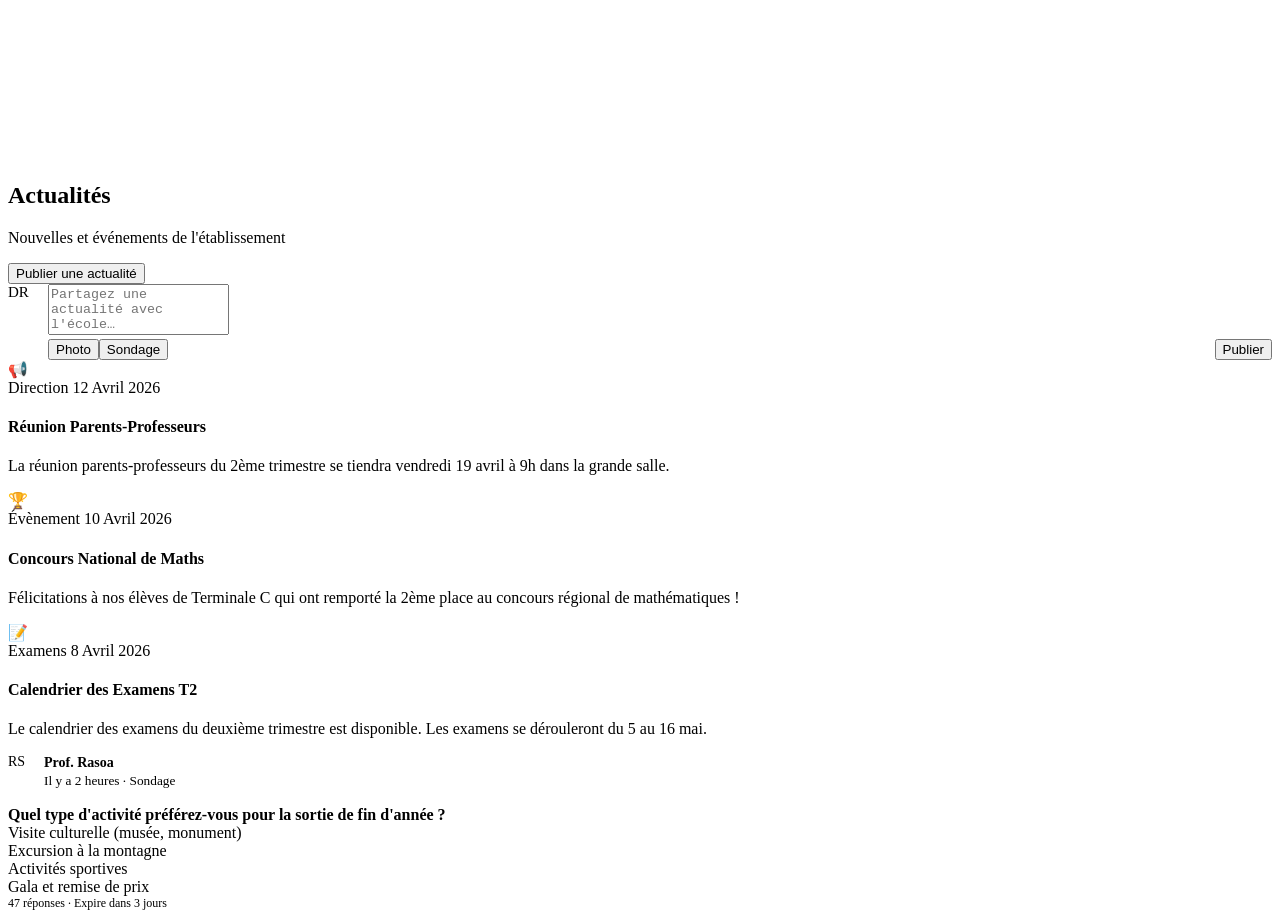
<file: target/classes/templates/communs/actualites.html>
<!DOCTYPE html>
<html lang="fr" xmlns:th="http://www.thymeleaf.org">
<head th:replace="fragments/header :: head"></head>
<body>
<canvas id="particle-canvas"></canvas>
<div class="app-shell">
  <aside class="sidebar" id="sidebar" th:replace="fragments/header :: sidebar"></aside>
  <header class="topbar" th:replace="fragments/header :: topbar"></header>
  <main class="main-content">
    <div class="page-header">
        <div><h2>Actualités</h2><p>Nouvelles et événements de l'établissement</p></div>
        <button class="btn btn-primary" onclick="openModal('modal-news')"><i class="fas fa-plus"></i> Publier une actualité</button>
      </div>

      <!-- Publication form (for authorized roles) -->
      <div class="card" style="margin-bottom:var(--sp-xl);border-left:3px solid var(--g);">
        <div class="card-body">
          <div style="display:flex;gap:var(--sp-md);align-items:flex-start;">
            <div class="avatar-placeholder" style="width:40px;height:40px;background:linear-gradient(135deg,var(--g),var(--b));font-size:15px;">DR</div>
            <div style="flex:1;">
              <textarea class="form-control" rows="3" placeholder="Partagez une actualité avec l'école…" style="resize:none;"></textarea>
              <div style="margin-top:var(--sp-sm);display:flex;justify-content:space-between;align-items:center;flex-wrap:wrap;gap:var(--sp-sm);">
                <div style="display:flex;gap:var(--sp-sm);">
                  <button class="btn btn-sm btn-secondary"><i class="fas fa-image"></i> Photo</button>
                  <button class="btn btn-sm btn-secondary" onclick="openModal('modal-sondage')"><i class="fas fa-poll"></i> Sondage</button>
                </div>
                <button class="btn btn-sm btn-primary" onclick="showToast('📣 Actualité publiée !')"><i class="fas fa-paper-plane"></i> Publier</button>
              </div>
            </div>
          </div>
        </div>
      </div>

      <div class="grid-3">
        <div class="news-card">
          <div class="news-card-image">📢</div>
          <div class="news-card-body">
            <div class="news-meta">
              <span class="badge badge-navy">Direction</span>
              <span>12 Avril 2026</span>
            </div>
            <h4>Réunion Parents-Professeurs</h4>
            <p>La réunion parents-professeurs du 2ème trimestre se tiendra vendredi 19 avril à 9h dans la grande salle.</p>
          </div>
        </div>
        <div class="news-card">
          <div class="news-card-image">🏆</div>
          <div class="news-card-body">
            <div class="news-meta">
              <span class="badge badge-amber">Évènement</span>
              <span>10 Avril 2026</span>
            </div>
            <h4>Concours National de Maths</h4>
            <p>Félicitations à nos élèves de Terminale C qui ont remporté la 2ème place au concours régional de mathématiques !</p>
          </div>
        </div>
        <div class="news-card">
          <div class="news-card-image" style="background:linear-gradient(135deg,var(--g),#4DFFA0);">📝</div>
          <div class="news-card-body">
            <div class="news-meta">
              <span class="badge badge-green">Examens</span>
              <span>8 Avril 2026</span>
            </div>
            <h4>Calendrier des Examens T2</h4>
            <p>Le calendrier des examens du deuxième trimestre est disponible. Les examens se dérouleront du 5 au 16 mai.</p>
          </div>
        </div>
      </div>

      <!-- Sondage -->
      <div class="card" style="margin-top:var(--sp-xl);">
        <div class="card-header">
          <div style="display:flex;align-items:center;gap:var(--sp-md);">
            <div class="avatar-placeholder" style="width:36px;height:36px;background:linear-gradient(135deg,var(--g),#4DFFA0);font-size:14px;">RS</div>
            <div><strong style="display:block;font-size:14px;">Prof. Rasoa</strong><small style="color:var(--txt3);">Il y a 2 heures · Sondage</small></div>
          </div>
          <i class="fas fa-poll" style="color:var(--b);font-size:20px;"></i>
        </div>
        <div class="card-body">
          <p style="font-weight:600;margin-bottom:var(--sp-lg);">Quel type d'activité préférez-vous pour la sortie de fin d'année ?</p>
          <div class="poll-option" onclick="selectPoll(this)">
            <div class="poll-radio"></div> Visite culturelle (musée, monument)
          </div>
          <div class="poll-option selected" onclick="selectPoll(this)">
            <div class="poll-radio"></div> Excursion à la montagne
          </div>
          <div class="poll-option" onclick="selectPoll(this)">
            <div class="poll-radio"></div> Activités sportives
          </div>
          <div class="poll-option" onclick="selectPoll(this)">
            <div class="poll-radio"></div> Gala et remise de prix
          </div>
          <div style="margin-top:var(--sp-md);font-size:12px;color:var(--txt3);">47 réponses · Expire dans 3 jours</div>
        </div>
      </div>
  </main>
</div>
<div th:replace="~{fragments/footer :: footer}"></div>
</body>
</html>
</file>
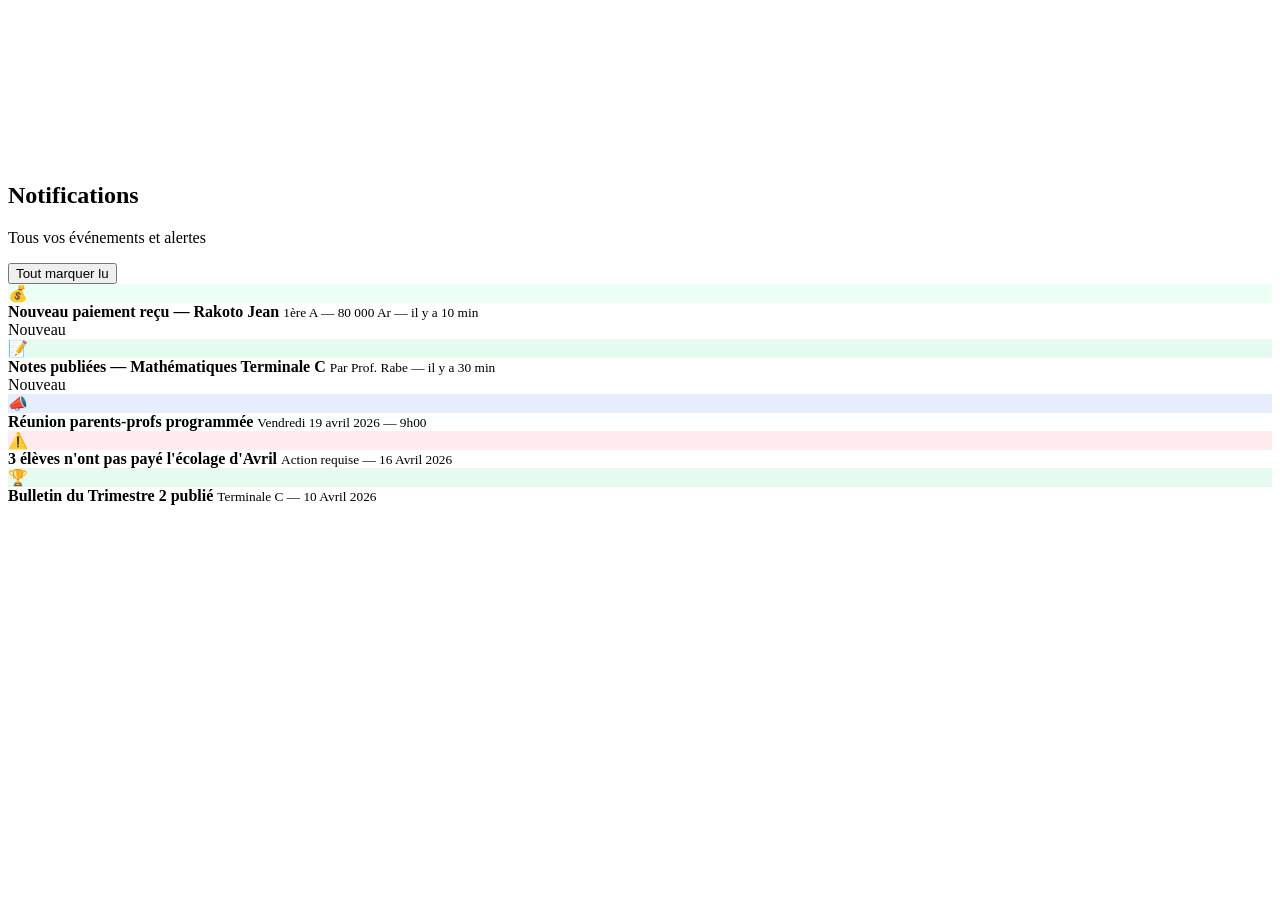
<file: target/classes/templates/communs/notifications.html>
<!DOCTYPE html>
<html lang="fr" xmlns:th="http://www.thymeleaf.org">
<head th:replace="fragments/header :: head"></head>
<body>
<canvas id="particle-canvas"></canvas>
<div class="app-shell">
  <aside class="sidebar" id="sidebar" th:replace="fragments/header :: sidebar"></aside>
  <header class="topbar" th:replace="fragments/header :: topbar"></header>
  <main class="main-content">
    <div class="page-header">
        <div><h2>Notifications</h2><p>Tous vos événements et alertes</p></div>
        <button class="btn btn-secondary"><i class="fas fa-check-double"></i> Tout marquer lu</button>
      </div>
      <div class="card">
        <div class="notif-item unread">
          <div class="notif-item-icon" style="background:rgba(0,255,133,.08);color:var(--g);">💰</div>
          <div class="notif-item-text" style="flex:1;">
            <strong>Nouveau paiement reçu — Rakoto Jean</strong>
            <small>1ère A — 80 000 Ar — il y a 10 min</small>
          </div>
          <span class="badge badge-amber">Nouveau</span>
        </div>
        <div class="notif-item unread">
          <div class="notif-item-icon" style="background:rgba(0,212,110,.1);color:var(--success);">📝</div>
          <div class="notif-item-text" style="flex:1;">
            <strong>Notes publiées — Mathématiques Terminale C</strong>
            <small>Par Prof. Rabe — il y a 30 min</small>
          </div>
          <span class="badge badge-amber">Nouveau</span>
        </div>
        <div class="notif-item">
          <div class="notif-item-icon" style="background:rgba(10,77,255,.1);color:var(--b);">📣</div>
          <div class="notif-item-text" style="flex:1;">
            <strong>Réunion parents-profs programmée</strong>
            <small>Vendredi 19 avril 2026 — 9h00</small>
          </div>
        </div>
        <div class="notif-item">
          <div class="notif-item-icon" style="background:rgba(255,59,92,.1);color:var(--danger);">⚠️</div>
          <div class="notif-item-text" style="flex:1;">
            <strong>3 élèves n'ont pas payé l'écolage d'Avril</strong>
            <small>Action requise — 16 Avril 2026</small>
          </div>
        </div>
        <div class="notif-item">
          <div class="notif-item-icon" style="background:rgba(0,212,110,.1);color:var(--success);">🏆</div>
          <div class="notif-item-text" style="flex:1;">
            <strong>Bulletin du Trimestre 2 publié</strong>
            <small>Terminale C — 10 Avril 2026</small>
          </div>
        </div>
      </div>
  </main>
</div>
<div th:replace="~{fragments/footer :: footer}"></div>
</body>
</html>
</file>
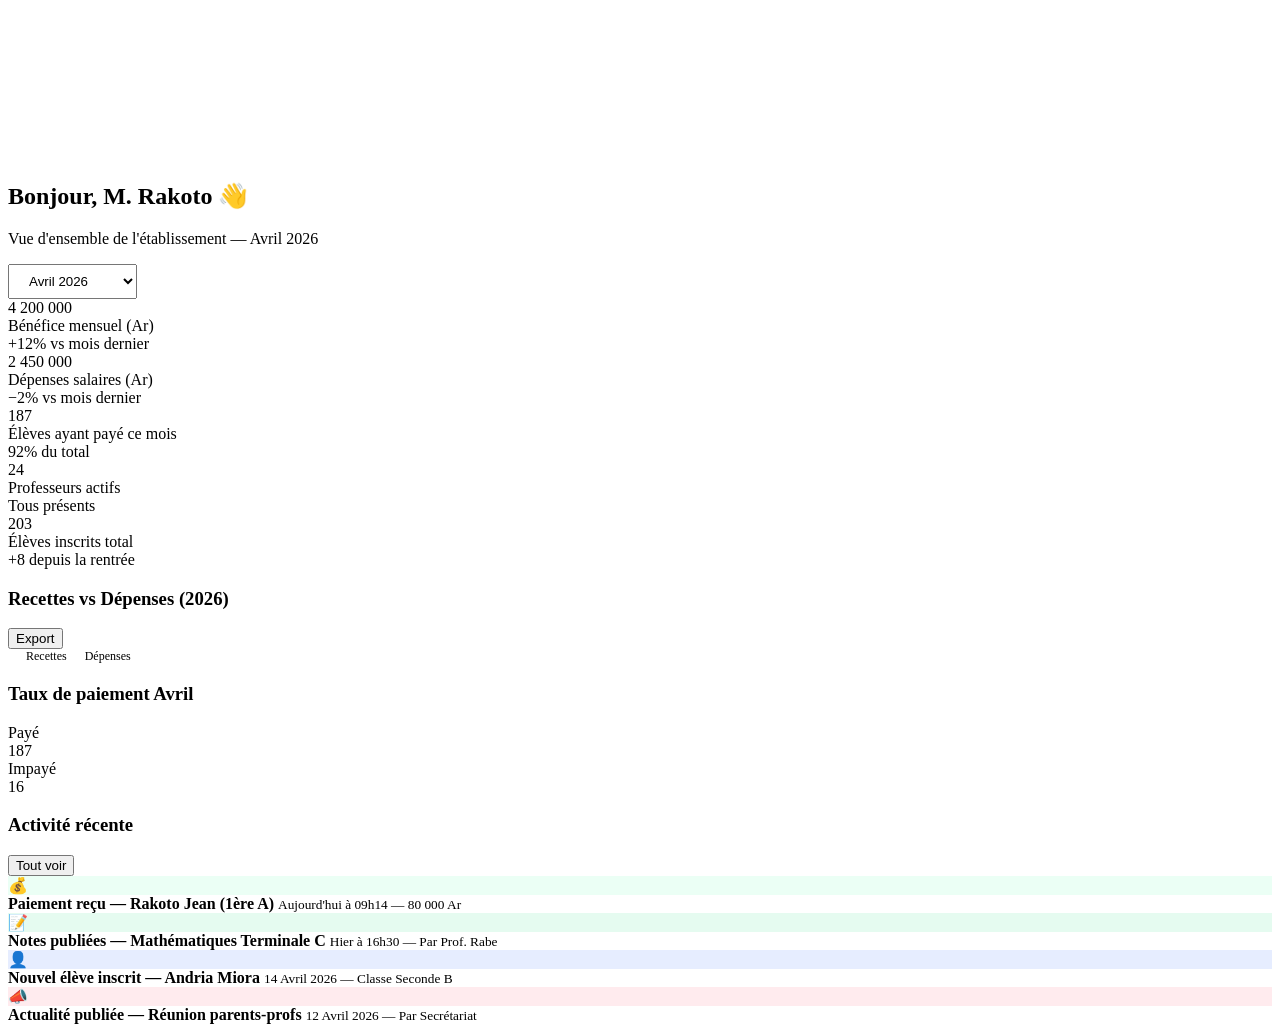
<file: target/classes/templates/directeur/dashboard.html>
<!DOCTYPE html>
<html lang="fr" xmlns:th="http://www.thymeleaf.org">
<head th:replace="~{fragments/header :: head}"></head>
<body>
<canvas id="particle-canvas"></canvas>
<div class="app-shell">
  <aside class="sidebar" id="sidebar" th:replace="~{fragments/header :: sidebar}"></aside>
  <header class="topbar" th:replace="~{fragments/header :: topbar}"></header>
  <main class="main-content">
    <div class="page-header">
        <div>
          <h2>Bonjour, M. Rakoto 👋</h2>
          <p>Vue d'ensemble de l'établissement — Avril 2026</p>
        </div>
        <div class="page-header-actions">
          <select class="form-control" style="width:auto;padding:8px 16px;">
            <option>Avril 2026</option>
            <option>Mars 2026</option>
            <option>Février 2026</option>
          </select>
        </div>
      </div>

      <div class="stats-grid" style="margin-bottom:var(--sp-xl);">
        <div class="stat-card amber">
          <div class="stat-icon amber"><i class="fas fa-coins"></i></div>
          <div class="stat-value">4 200 000</div>
          <div class="stat-label">Bénéfice mensuel (Ar)</div>
          <div class="stat-trend up"><i class="fas fa-arrow-up"></i> +12% vs mois dernier</div>
        </div>
        <div class="stat-card rose">
          <div class="stat-icon rose"><i class="fas fa-wallet"></i></div>
          <div class="stat-value">2 450 000</div>
          <div class="stat-label">Dépenses salaires (Ar)</div>
          <div class="stat-trend down"><i class="fas fa-arrow-down"></i> −2% vs mois dernier</div>
        </div>
        <div class="stat-card teal">
          <div class="stat-icon teal"><i class="fas fa-user-graduate"></i></div>
          <div class="stat-value">187</div>
          <div class="stat-label">Élèves ayant payé ce mois</div>
          <div class="stat-trend up"><i class="fas fa-arrow-up"></i> 92% du total</div>
        </div>
        <div class="stat-card violet">
          <div class="stat-icon violet"><i class="fas fa-chalkboard-teacher"></i></div>
          <div class="stat-value">24</div>
          <div class="stat-label">Professeurs actifs</div>
          <div class="stat-trend up"><i class="fas fa-check"></i> Tous présents</div>
        </div>
        <div class="stat-card navy">
          <div class="stat-icon navy"><i class="fas fa-school"></i></div>
          <div class="stat-value">203</div>
          <div class="stat-label">Élèves inscrits total</div>
          <div class="stat-trend up"><i class="fas fa-arrow-up"></i> +8 depuis la rentrée</div>
        </div>
      </div>

      <div class="grid-2">
        <div class="card">
          <div class="card-header">
            <h3>Recettes vs Dépenses (2026)</h3>
            <button class="btn btn-sm btn-secondary"><i class="fas fa-download"></i> Export</button>
          </div>
          <div class="card-body">
            <div class="chart-placeholder">
              <div class="chart-bar" style="height:60%"></div>
              <div class="chart-bar alt" style="height:45%"></div>
              <div class="chart-bar" style="height:80%"></div>
              <div class="chart-bar alt" style="height:55%"></div>
              <div class="chart-bar" style="height:95%"></div>
              <div class="chart-bar alt" style="height:70%"></div>
              <div class="chart-bar" style="height:88%"></div>
              <div class="chart-bar alt" style="height:65%"></div>
              <div class="chart-bar" style="height:75%"></div>
              <div class="chart-bar alt" style="height:50%"></div>
              <div class="chart-bar" style="height:85%"></div>
              <div class="chart-bar alt" style="height:72%"></div>
            </div>
            <div style="display:flex;gap:var(--sp-lg);margin-top:var(--sp-md);font-size:12px;">
              <span style="display:flex;align-items:center;gap:6px;"><span style="width:12px;height:12px;border-radius:3px;background:var(--clr-amber);display:inline-block;"></span>Recettes</span>
              <span style="display:flex;align-items:center;gap:6px;"><span style="width:12px;height:12px;border-radius:3px;background:var(--clr-teal);display:inline-block;"></span>Dépenses</span>
            </div>
          </div>
        </div>

        <div class="card">
          <div class="card-header"><h3>Taux de paiement Avril</h3></div>
          <div class="card-body" style="display:flex;align-items:center;gap:var(--sp-xl);">
            <div class="donut-chart"></div>
            <div style="flex:1;">
              <div class="bilan-item" style="padding-top:0;">
                <span class="presence-dot present"></span>
                <span class="bilan-item-label">Payé</span>
                <div class="bilan-item-bar">
                  <div class="progress-bar"><div class="progress-fill teal" style="width:68%"></div></div>
                </div>
                <span class="bilan-item-val">187</span>
              </div>
              <div class="bilan-item">
                <span class="presence-dot absent"></span>
                <span class="bilan-item-label">Impayé</span>
                <div class="bilan-item-bar">
                  <div class="progress-bar"><div class="progress-fill rose" style="width:17%"></div></div>
                </div>
                <span class="bilan-item-val">16</span>
              </div>
            </div>
          </div>
        </div>
      </div>

      <div class="card" style="margin-top:var(--sp-xl);">
        <div class="card-header">
          <h3>Activité récente</h3>
          <button class="btn btn-sm btn-secondary">Tout voir</button>
        </div>
        <div class="card-body" style="padding:var(--sp-lg);">
          <div class="timeline">
            <div class="timeline-item">
              <div class="timeline-dot" style="background:rgba(0,255,133,.08);color:var(--g);">💰</div>
              <div class="timeline-content">
                <strong>Paiement reçu — Rakoto Jean (1ère A)</strong>
                <small>Aujourd'hui à 09h14 — 80 000 Ar</small>
              </div>
            </div>
            <div class="timeline-item">
              <div class="timeline-dot" style="background:rgba(0,212,110,.1);color:var(--success);">📝</div>
              <div class="timeline-content">
                <strong>Notes publiées — Mathématiques Terminale C</strong>
                <small>Hier à 16h30 — Par Prof. Rabe</small>
              </div>
            </div>
            <div class="timeline-item">
              <div class="timeline-dot" style="background:rgba(10,77,255,.1);color:var(--b);">👤</div>
              <div class="timeline-content">
                <strong>Nouvel élève inscrit — Andria Miora</strong>
                <small>14 Avril 2026 — Classe Seconde B</small>
              </div>
            </div>
            <div class="timeline-item">
              <div class="timeline-dot" style="background:rgba(255,59,92,.1);color:var(--danger);">📣</div>
              <div class="timeline-content">
                <strong>Actualité publiée — Réunion parents-profs</strong>
                <small>12 Avril 2026 — Par Secrétariat</small>
              </div>
            </div>
          </div>
        </div>
      </div>
  </main>
</div>
<div th:replace="~{fragments/footer :: footer}"></div>
</body>
</html>
</file>
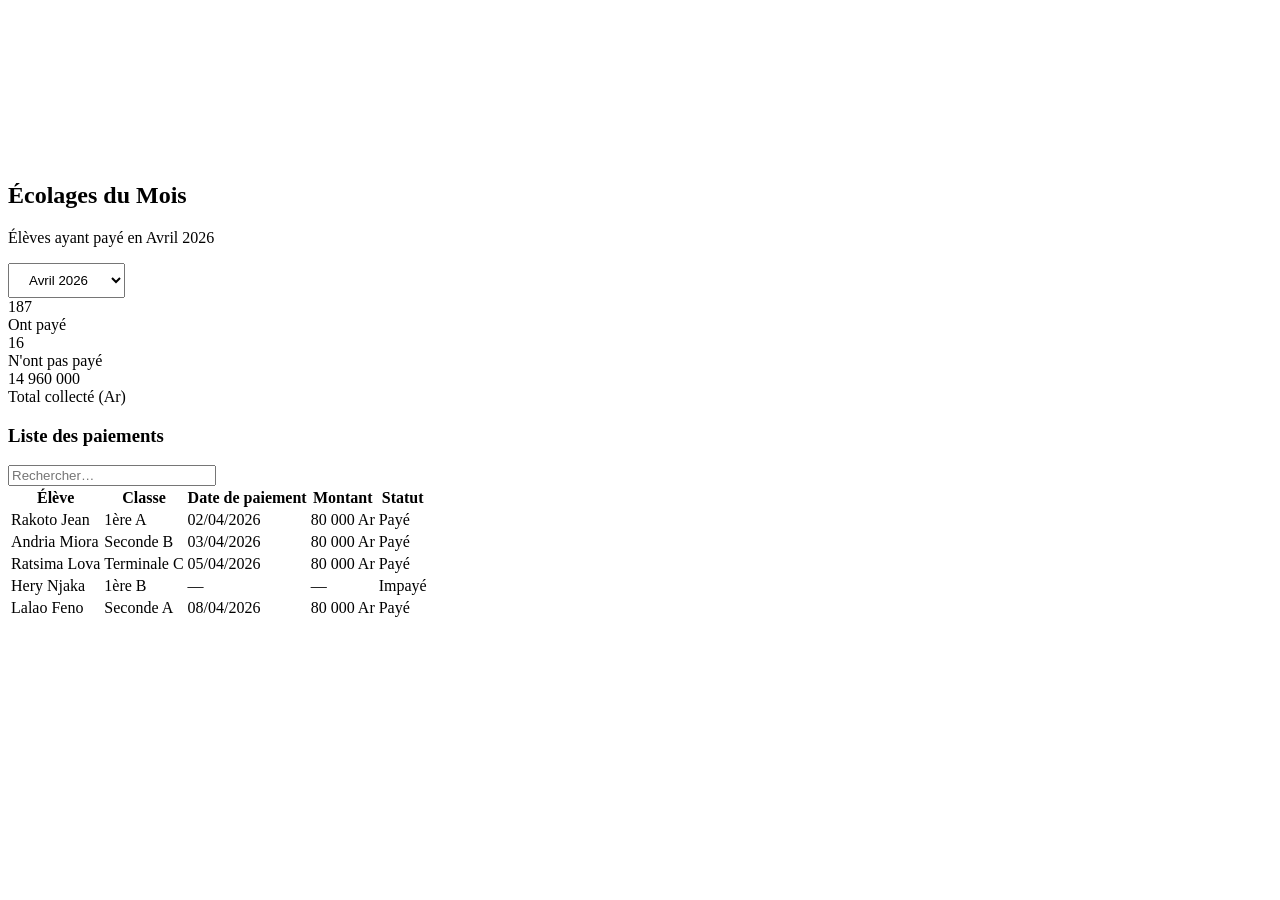
<file: target/classes/templates/directeur/ecolages.html>
<!DOCTYPE html>
<html lang="fr" xmlns:th="http://www.thymeleaf.org">
<head th:replace="fragments/header :: head"></head>
<body>
<canvas id="particle-canvas"></canvas>
<div class="app-shell">
  <aside class="sidebar" id="sidebar" th:replace="fragments/header :: sidebar"></aside>
  <header class="topbar" th:replace="fragments/header :: topbar"></header>
  <main class="main-content">
    <div class="page-header">
        <div><h2>Écolages du Mois</h2><p>Élèves ayant payé en Avril 2026</p></div>
        <select class="form-control" style="width:auto;padding:8px 16px;">
          <option>Avril 2026</option><option>Mars 2026</option>
        </select>
      </div>
      <div class="stats-grid" style="margin-bottom:var(--sp-xl);">
        <div class="stat-card teal"><div class="stat-icon teal"><i class="fas fa-check-circle"></i></div><div class="stat-value">187</div><div class="stat-label">Ont payé</div></div>
        <div class="stat-card rose"><div class="stat-icon rose"><i class="fas fa-times-circle"></i></div><div class="stat-value">16</div><div class="stat-label">N'ont pas payé</div></div>
        <div class="stat-card amber"><div class="stat-icon amber"><i class="fas fa-coins"></i></div><div class="stat-value">14 960 000</div><div class="stat-label">Total collecté (Ar)</div></div>
      </div>
      <div class="card">
        <div class="card-header"><h3>Liste des paiements</h3>
          <div style="display:flex;gap:var(--sp-sm);">
            <input type="text" class="form-control" placeholder="Rechercher…" style="width:200px;"/>
          </div>
        </div>
        <div class="table-wrapper">
          <table>
            <thead><tr><th>Élève</th><th>Classe</th><th>Date de paiement</th><th>Montant</th><th>Statut</th></tr></thead>
            <tbody>
              <tr><td>Rakoto Jean</td><td>1ère A</td><td>02/04/2026</td><td>80 000 Ar</td><td><span class="badge badge-green">Payé</span></td></tr>
              <tr><td>Andria Miora</td><td>Seconde B</td><td>03/04/2026</td><td>80 000 Ar</td><td><span class="badge badge-green">Payé</span></td></tr>
              <tr><td>Ratsima Lova</td><td>Terminale C</td><td>05/04/2026</td><td>80 000 Ar</td><td><span class="badge badge-green">Payé</span></td></tr>
              <tr><td>Hery Njaka</td><td>1ère B</td><td>—</td><td>—</td><td><span class="badge badge-red">Impayé</span></td></tr>
              <tr><td>Lalao Feno</td><td>Seconde A</td><td>08/04/2026</td><td>80 000 Ar</td><td><span class="badge badge-green">Payé</span></td></tr>
            </tbody>
          </table>
        </div>
      </div>
  </main>
</div>
<div th:replace="~{fragments/footer :: footer}"></div>
</body>
</html>
</file>
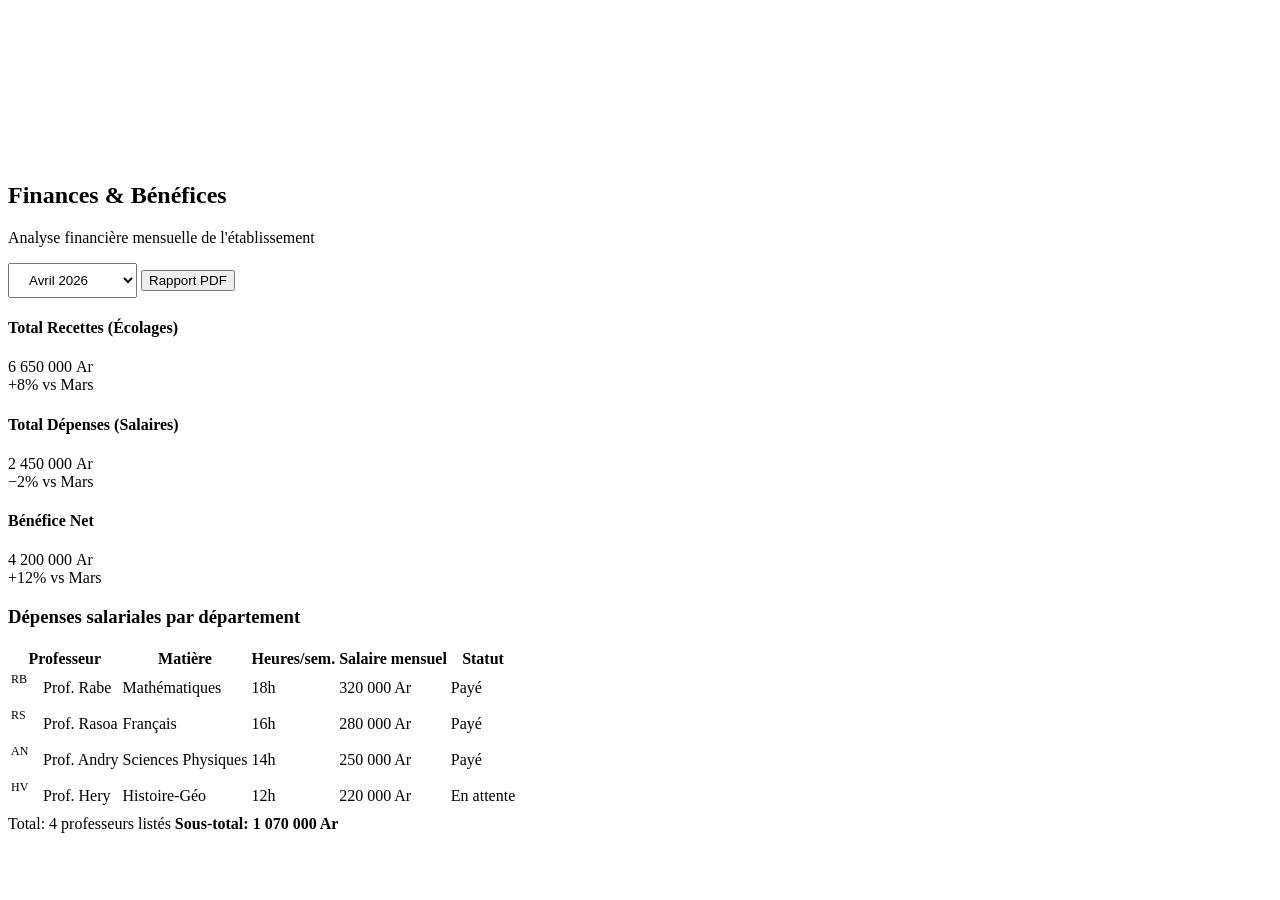
<file: target/classes/templates/directeur/finances.html>
<!DOCTYPE html>
<html lang="fr" xmlns:th="http://www.thymeleaf.org">
<head th:replace="fragments/header :: head"></head>
<body>
<canvas id="particle-canvas"></canvas>
<div class="app-shell">
  <aside class="sidebar" id="sidebar" th:replace="fragments/header :: sidebar"></aside>
  <header class="topbar" th:replace="fragments/header :: topbar"></header>
  <main class="main-content">
    <div class="page-header">
        <div><h2>Finances & Bénéfices</h2><p>Analyse financière mensuelle de l'établissement</p></div>
        <div class="page-header-actions">
          <select class="form-control" style="width:auto;padding:8px 16px;">
            <option>Avril 2026</option><option>Mars 2026</option><option>Février 2026</option>
          </select>
          <button class="btn btn-primary"><i class="fas fa-download"></i> Rapport PDF</button>
        </div>
      </div>

      <div class="finance-summary" style="margin-bottom:var(--sp-xl);">
        <div class="finance-block" style="border-top:4px solid var(--clr-teal);">
          <h4>Total Recettes (Écolages)</h4>
          <div class="finance-amount positive">6 650 000 <span style="font-size:16px;color:var(--txt3);">Ar</span></div>
          <div class="stat-trend up" style="margin-top:var(--sp-sm);"><i class="fas fa-arrow-up"></i> +8% vs Mars</div>
        </div>
        <div class="finance-block" style="border-top:4px solid var(--clr-rose);">
          <h4>Total Dépenses (Salaires)</h4>
          <div class="finance-amount negative">2 450 000 <span style="font-size:16px;color:var(--txt3);">Ar</span></div>
          <div class="stat-trend down" style="margin-top:var(--sp-sm);"><i class="fas fa-arrow-down"></i> −2% vs Mars</div>
        </div>
        <div class="finance-block" style="border-top:4px solid var(--clr-amber);grid-column:span 2;">
          <h4>Bénéfice Net</h4>
          <div class="finance-amount" style="color:var(--g);">4 200 000 <span style="font-size:16px;color:var(--txt3);">Ar</span></div>
          <div class="stat-trend up" style="margin-top:var(--sp-sm);"><i class="fas fa-arrow-up"></i> +12% vs Mars</div>
        </div>
      </div>

      <div class="card">
        <div class="card-header"><h3>Dépenses salariales par département</h3></div>
        <div class="table-wrapper">
          <table>
            <thead><tr>
              <th>Professeur</th><th>Matière</th><th>Heures/sem.</th><th>Salaire mensuel</th><th>Statut</th>
            </tr></thead>
            <tbody>
              <tr><td><div style="display:flex;align-items:center;gap:var(--sp-md);"><div class="avatar-placeholder" style="width:32px;height:32px;background:linear-gradient(135deg,var(--g),var(--b));font-size:12px;">RB</div>Prof. Rabe</div></td><td>Mathématiques</td><td>18h</td><td class="grade-excellent">320 000 Ar</td><td><span class="badge badge-green">Payé</span></td></tr>
              <tr><td><div style="display:flex;align-items:center;gap:var(--sp-md);"><div class="avatar-placeholder" style="width:32px;height:32px;background:linear-gradient(135deg,var(--g),#4DFFA0);font-size:12px;">RS</div>Prof. Rasoa</div></td><td>Français</td><td>16h</td><td class="grade-excellent">280 000 Ar</td><td><span class="badge badge-green">Payé</span></td></tr>
              <tr><td><div style="display:flex;align-items:center;gap:var(--sp-md);"><div class="avatar-placeholder" style="width:32px;height:32px;background:linear-gradient(135deg,var(--warn),#FFD84D);font-size:12px;">AN</div>Prof. Andry</div></td><td>Sciences Physiques</td><td>14h</td><td class="grade-excellent">250 000 Ar</td><td><span class="badge badge-green">Payé</span></td></tr>
              <tr><td><div style="display:flex;align-items:center;gap:var(--sp-md);"><div class="avatar-placeholder" style="width:32px;height:32px;background:linear-gradient(135deg,var(--clr-rose),#FF8FA3);font-size:12px;">HV</div>Prof. Hery</div></td><td>Histoire-Géo</td><td>12h</td><td class="grade-good">220 000 Ar</td><td><span class="badge badge-amber">En attente</span></td></tr>
            </tbody>
          </table>
        </div>
        <div class="card-footer">
          <span>Total: 4 professeurs listés</span>
          <span style="font-weight:600;color:var(--txt);">Sous-total: 1 070 000 Ar</span>
        </div>
      </div>
  </main>
</div>
<div th:replace="~{fragments/footer :: footer}"></div>
</body>
</html>
</file>
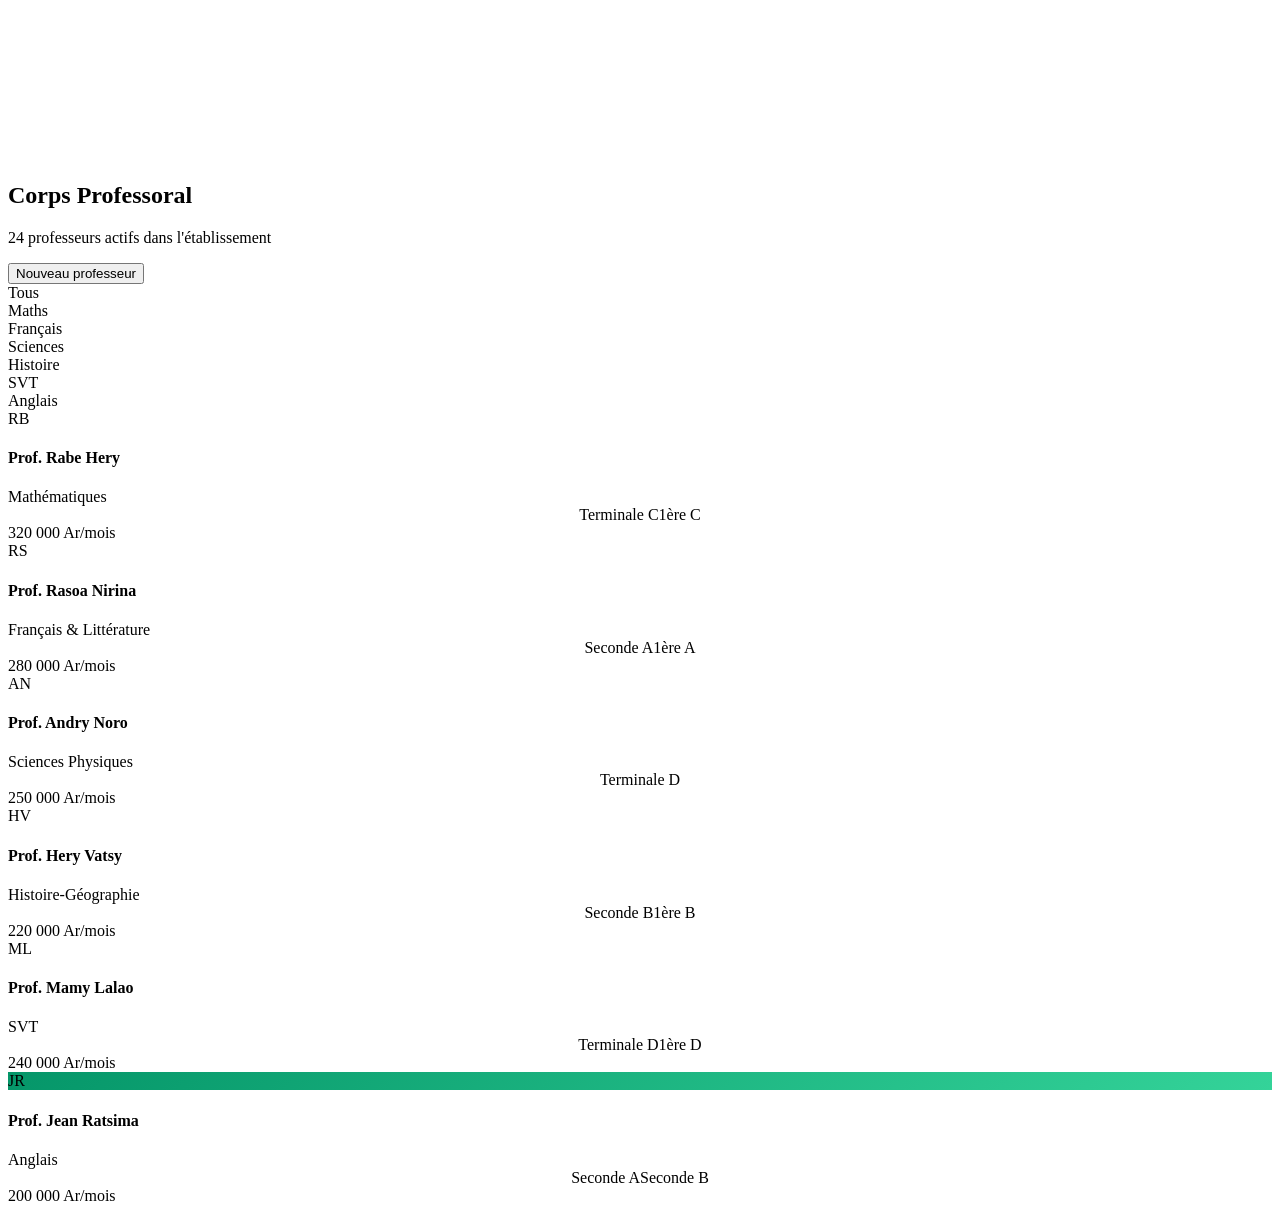
<file: target/classes/templates/directeur/professeurs.html>
<!DOCTYPE html>
<html lang="fr" xmlns:th="http://www.thymeleaf.org">
<head th:replace="fragments/header :: head"></head>
<body>
<canvas id="particle-canvas"></canvas>
<div class="app-shell">
  <aside class="sidebar" id="sidebar" th:replace="fragments/header :: sidebar"></aside>
  <header class="topbar" th:replace="fragments/header :: topbar"></header>
  <main class="main-content">
    <div class="page-header">
        <div><h2>Corps Professoral</h2><p>24 professeurs actifs dans l'établissement</p></div>
        <button class="btn btn-primary" onclick="openModal('modal-add-prof')"><i class="fas fa-plus"></i> Nouveau professeur</button>
      </div>

      <div class="filter-pills" style="margin-bottom:var(--sp-xl);">
        <div class="pill active">Tous</div>
        <div class="pill">Maths</div>
        <div class="pill">Français</div>
        <div class="pill">Sciences</div>
        <div class="pill">Histoire</div>
        <div class="pill">SVT</div>
        <div class="pill">Anglais</div>
      </div>

      <div class="grid-auto">
        <div class="prof-card" onclick="showPage('dir-prof-profil')">
          <div class="prof-card-avatar" style="background:linear-gradient(135deg,var(--g),var(--b));">RB</div>
          <h4>Prof. Rabe Hery</h4>
          <div class="matiere">Mathématiques</div>
          <div style="display:flex;justify-content:center;gap:var(--sp-sm);flex-wrap:wrap;margin-top:var(--sp-sm);">
            <span class="badge badge-navy">Terminale C</span>
            <span class="badge badge-navy">1ère C</span>
          </div>
          <div class="salaire">320 000 <span>Ar/mois</span></div>
        </div>
        <div class="prof-card" onclick="showPage('dir-prof-profil')">
          <div class="prof-card-avatar" style="background:linear-gradient(135deg,var(--g),#4DFFA0);">RS</div>
          <h4>Prof. Rasoa Nirina</h4>
          <div class="matiere">Français & Littérature</div>
          <div style="display:flex;justify-content:center;gap:var(--sp-sm);flex-wrap:wrap;margin-top:var(--sp-sm);">
            <span class="badge badge-navy">Seconde A</span>
            <span class="badge badge-navy">1ère A</span>
          </div>
          <div class="salaire">280 000 <span>Ar/mois</span></div>
        </div>
        <div class="prof-card" onclick="showPage('dir-prof-profil')">
          <div class="prof-card-avatar" style="background:linear-gradient(135deg,var(--warn),#FFD84D);">AN</div>
          <h4>Prof. Andry Noro</h4>
          <div class="matiere">Sciences Physiques</div>
          <div style="display:flex;justify-content:center;gap:var(--sp-sm);flex-wrap:wrap;margin-top:var(--sp-sm);">
            <span class="badge badge-navy">Terminale D</span>
          </div>
          <div class="salaire">250 000 <span>Ar/mois</span></div>
        </div>
        <div class="prof-card" onclick="showPage('dir-prof-profil')">
          <div class="prof-card-avatar" style="background:linear-gradient(135deg,var(--clr-rose),#FF8FA3);">HV</div>
          <h4>Prof. Hery Vatsy</h4>
          <div class="matiere">Histoire-Géographie</div>
          <div style="display:flex;justify-content:center;gap:var(--sp-sm);flex-wrap:wrap;margin-top:var(--sp-sm);">
            <span class="badge badge-navy">Seconde B</span>
            <span class="badge badge-navy">1ère B</span>
          </div>
          <div class="salaire">220 000 <span>Ar/mois</span></div>
        </div>
        <div class="prof-card" onclick="showPage('dir-prof-profil')">
          <div class="prof-card-avatar" style="background:linear-gradient(135deg,var(--clr-violet),#A78BFA);">ML</div>
          <h4>Prof. Mamy Lalao</h4>
          <div class="matiere">SVT</div>
          <div style="display:flex;justify-content:center;gap:var(--sp-sm);flex-wrap:wrap;margin-top:var(--sp-sm);">
            <span class="badge badge-navy">Terminale D</span>
            <span class="badge badge-navy">1ère D</span>
          </div>
          <div class="salaire">240 000 <span>Ar/mois</span></div>
        </div>
        <div class="prof-card" onclick="showPage('dir-prof-profil')">
          <div class="prof-card-avatar" style="background:linear-gradient(135deg,#059669,#34D399);">JR</div>
          <h4>Prof. Jean Ratsima</h4>
          <div class="matiere">Anglais</div>
          <div style="display:flex;justify-content:center;gap:var(--sp-sm);flex-wrap:wrap;margin-top:var(--sp-sm);">
            <span class="badge badge-navy">Seconde A</span>
            <span class="badge badge-navy">Seconde B</span>
          </div>
          <div class="salaire">200 000 <span>Ar/mois</span></div>
        </div>
      </div>
  </main>
</div>
<div th:replace="~{fragments/footer :: footer}"></div>
</body>
</html>
</file>
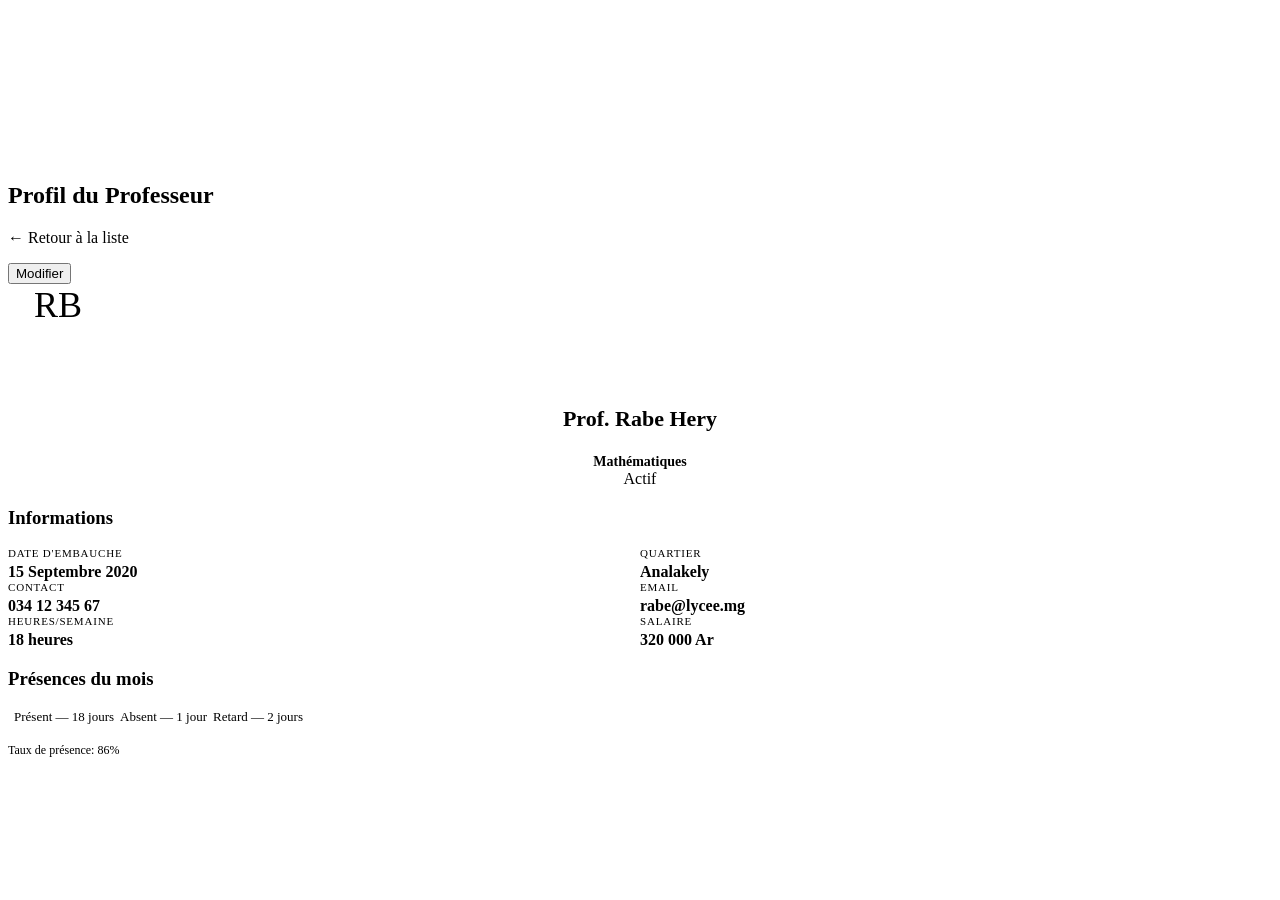
<file: target/classes/templates/directeur/profil_professeur.html>
<!DOCTYPE html>
<html lang="fr" xmlns:th="http://www.thymeleaf.org">
<head th:replace="fragments/header :: head"></head>
<body>
<canvas id="particle-canvas"></canvas>
<div class="app-shell">
  <aside class="sidebar" id="sidebar" th:replace="fragments/header :: sidebar"></aside>
  <header class="topbar" th:replace="fragments/header :: topbar"></header>
  <main class="main-content">
    <div class="page-header">
        <div><h2>Profil du Professeur</h2><p><a th:href="@{/directeur/professeurs}" style="cursor:pointer;color:var(--g);">← Retour à la liste</a></p></div>
        <button class="btn btn-secondary"><i class="fas fa-edit"></i> Modifier</button>
      </div>
      <div class="grid-2">
        <div class="card">
          <div class="card-body" style="text-align:center;padding:var(--sp-2xl);">
            <div class="prof-card-avatar" style="background:linear-gradient(135deg,var(--g),var(--b));width:100px;height:100px;font-size:36px;margin:0 auto var(--sp-lg);">RB</div>
            <h3 style="font-family:var(--font-display);font-size:22px;">Prof. Rabe Hery</h3>
            <div style="color:var(--g);font-weight:600;font-size:14px;margin:var(--sp-sm) 0;">Mathématiques</div>
            <div style="display:flex;justify-content:center;gap:var(--sp-sm);margin-top:var(--sp-sm);">
              <span class="badge badge-green">Actif</span>
            </div>
          </div>
        </div>
        <div class="card">
          <div class="card-header"><h3>Informations</h3></div>
          <div class="card-body">
            <div style="display:grid;grid-template-columns:1fr 1fr;gap:var(--sp-md);">
              <div><div style="font-size:11px;text-transform:uppercase;letter-spacing:.8px;color:var(--txt3);margin-bottom:4px;">Date d'embauche</div><strong>15 Septembre 2020</strong></div>
              <div><div style="font-size:11px;text-transform:uppercase;letter-spacing:.8px;color:var(--txt3);margin-bottom:4px;">Quartier</div><strong>Analakely</strong></div>
              <div><div style="font-size:11px;text-transform:uppercase;letter-spacing:.8px;color:var(--txt3);margin-bottom:4px;">Contact</div><strong>034 12 345 67</strong></div>
              <div><div style="font-size:11px;text-transform:uppercase;letter-spacing:.8px;color:var(--txt3);margin-bottom:4px;">Email</div><strong>rabe@lycee.mg</strong></div>
              <div><div style="font-size:11px;text-transform:uppercase;letter-spacing:.8px;color:var(--txt3);margin-bottom:4px;">Heures/semaine</div><strong>18 heures</strong></div>
              <div><div style="font-size:11px;text-transform:uppercase;letter-spacing:.8px;color:var(--txt3);margin-bottom:4px;">Salaire</div><strong style="color:var(--success);">320 000 Ar</strong></div>
            </div>
          </div>
        </div>
      </div>
      <div class="card" style="margin-top:var(--sp-xl);">
        <div class="card-header"><h3>Présences du mois</h3></div>
        <div class="card-body">
          <div style="display:flex;gap:var(--sp-sm);flex-wrap:wrap;">
            <span style="display:flex;align-items:center;gap:6px;font-size:13px;"><span class="presence-dot present"></span>Présent — 18 jours</span>
            <span style="display:flex;align-items:center;gap:6px;font-size:13px;"><span class="presence-dot absent"></span>Absent — 1 jour</span>
            <span style="display:flex;align-items:center;gap:6px;font-size:13px;"><span class="presence-dot late"></span>Retard — 2 jours</span>
          </div>
          <div style="margin-top:var(--sp-lg);">
            <div class="progress-bar" style="height:12px;">
              <div class="progress-fill teal" style="width:86%;"></div>
            </div>
            <div style="font-size:12px;color:var(--txt3);margin-top:6px;">Taux de présence: 86%</div>
          </div>
        </div>
      </div>
  </main>
</div>
<div th:replace="~{fragments/footer :: footer}"></div>
</body>
</html>
</file>
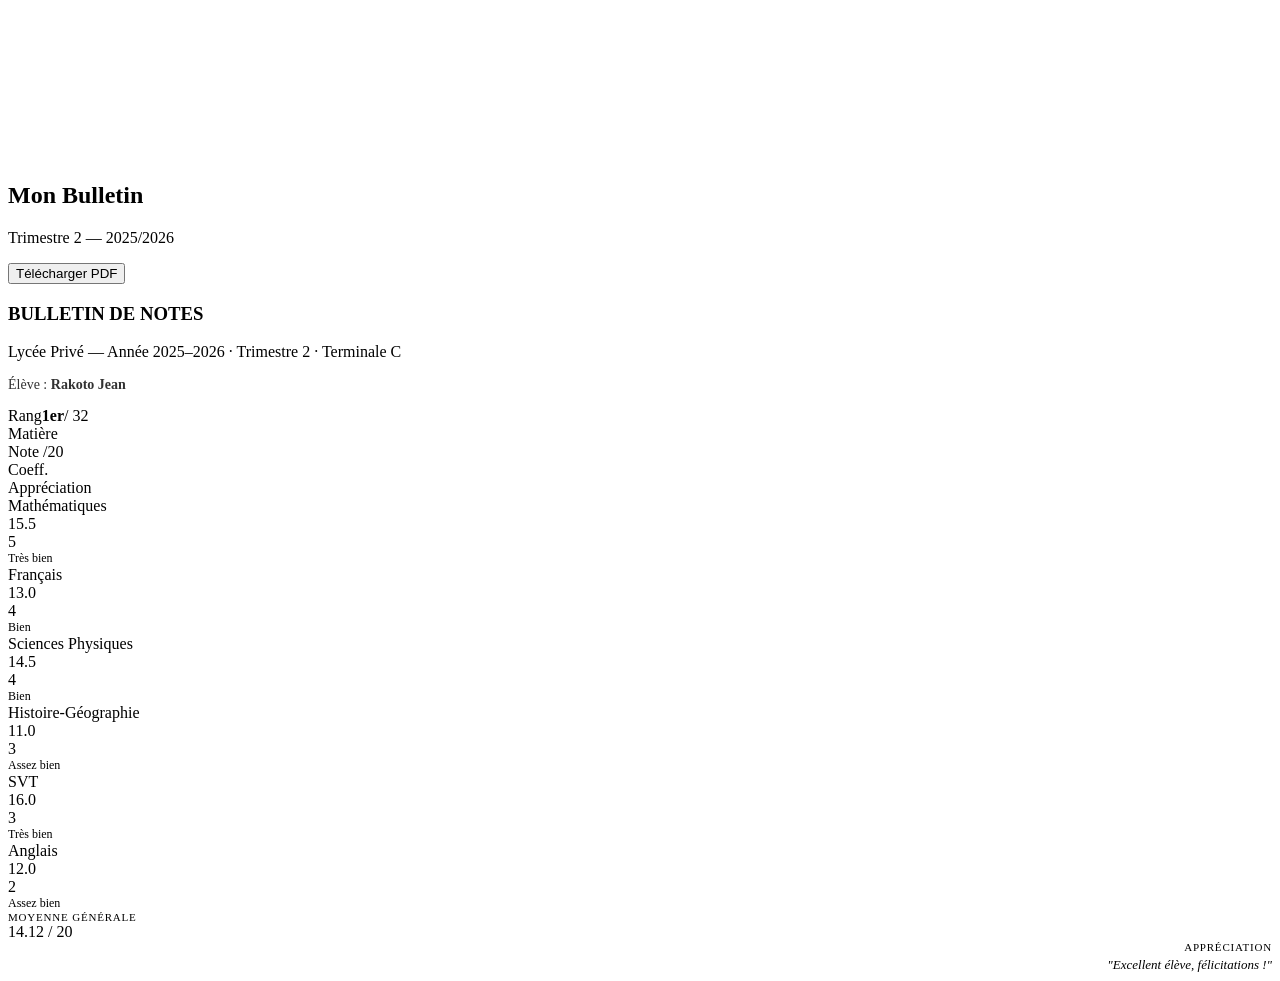
<file: target/classes/templates/Etudiant/bulletin.html>
<!DOCTYPE html>
<html lang="fr" xmlns:th="http://www.thymeleaf.org">
<head th:replace="fragments/header :: head"></head>
<body>
<canvas id="particle-canvas"></canvas>
<div class="app-shell">
  <aside class="sidebar" id="sidebar" th:replace="fragments/header :: sidebar"></aside>
  <header class="topbar" th:replace="fragments/header :: topbar"></header>
  <main class="main-content">
    <div class="page-header">
        <div><h2>Mon Bulletin</h2><p>Trimestre 2 — 2025/2026</p></div>
        <button class="btn btn-secondary"><i class="fas fa-download"></i> Télécharger PDF</button>
      </div>
      <div class="bulletin">
        <div class="bulletin-head">
          <div>
            <h3>BULLETIN DE NOTES</h3>
            <p>Lycée Privé — Année 2025–2026 · Trimestre 2 · Terminale C</p>
            <p style="margin-top:8px;font-size:14px;opacity:.8;">Élève : <strong>Rakoto Jean</strong></p>
          </div>
          <div class="bulletin-rank">
            <span>Rang</span><strong>1er</strong><span>/ 32</span>
          </div>
        </div>
        <div class="bulletin-body">
          <div class="bulletin-row header">
            <div>Matière</div><div>Note /20</div><div>Coeff.</div><div>Appréciation</div>
          </div>
          <div class="bulletin-row"><div>Mathématiques</div><div class="grade-excellent">15.5</div><div>5</div><div style="font-size:12px;color:var(--success);">Très bien</div></div>
          <div class="bulletin-row"><div>Français</div><div class="grade-good">13.0</div><div>4</div><div style="font-size:12px;color:var(--b);">Bien</div></div>
          <div class="bulletin-row"><div>Sciences Physiques</div><div class="grade-good">14.5</div><div>4</div><div style="font-size:12px;color:var(--b);">Bien</div></div>
          <div class="bulletin-row"><div>Histoire-Géographie</div><div class="grade-average">11.0</div><div>3</div><div style="font-size:12px;color:var(--g);">Assez bien</div></div>
          <div class="bulletin-row"><div>SVT</div><div class="grade-excellent">16.0</div><div>3</div><div style="font-size:12px;color:var(--success);">Très bien</div></div>
          <div class="bulletin-row"><div>Anglais</div><div class="grade-average">12.0</div><div>2</div><div style="font-size:12px;color:var(--g);">Assez bien</div></div>
        </div>
        <div class="bulletin-footer">
          <div>
            <div style="font-size:11px;text-transform:uppercase;letter-spacing:.8px;color:var(--txt3);">Moyenne Générale</div>
            <div class="moy grade-excellent">14.12 / 20</div>
          </div>
          <div style="text-align:right;">
            <div style="font-size:11px;text-transform:uppercase;letter-spacing:.8px;color:var(--txt3);">Appréciation</div>
            <div style="font-size:13px;font-style:italic;margin-top:4px;">"Excellent élève, félicitations !"</div>
          </div>
        </div>
      </div>
  </main>
</div>
<div th:replace="~{fragments/footer :: footer}"></div>
</body>
</html>
</file>
